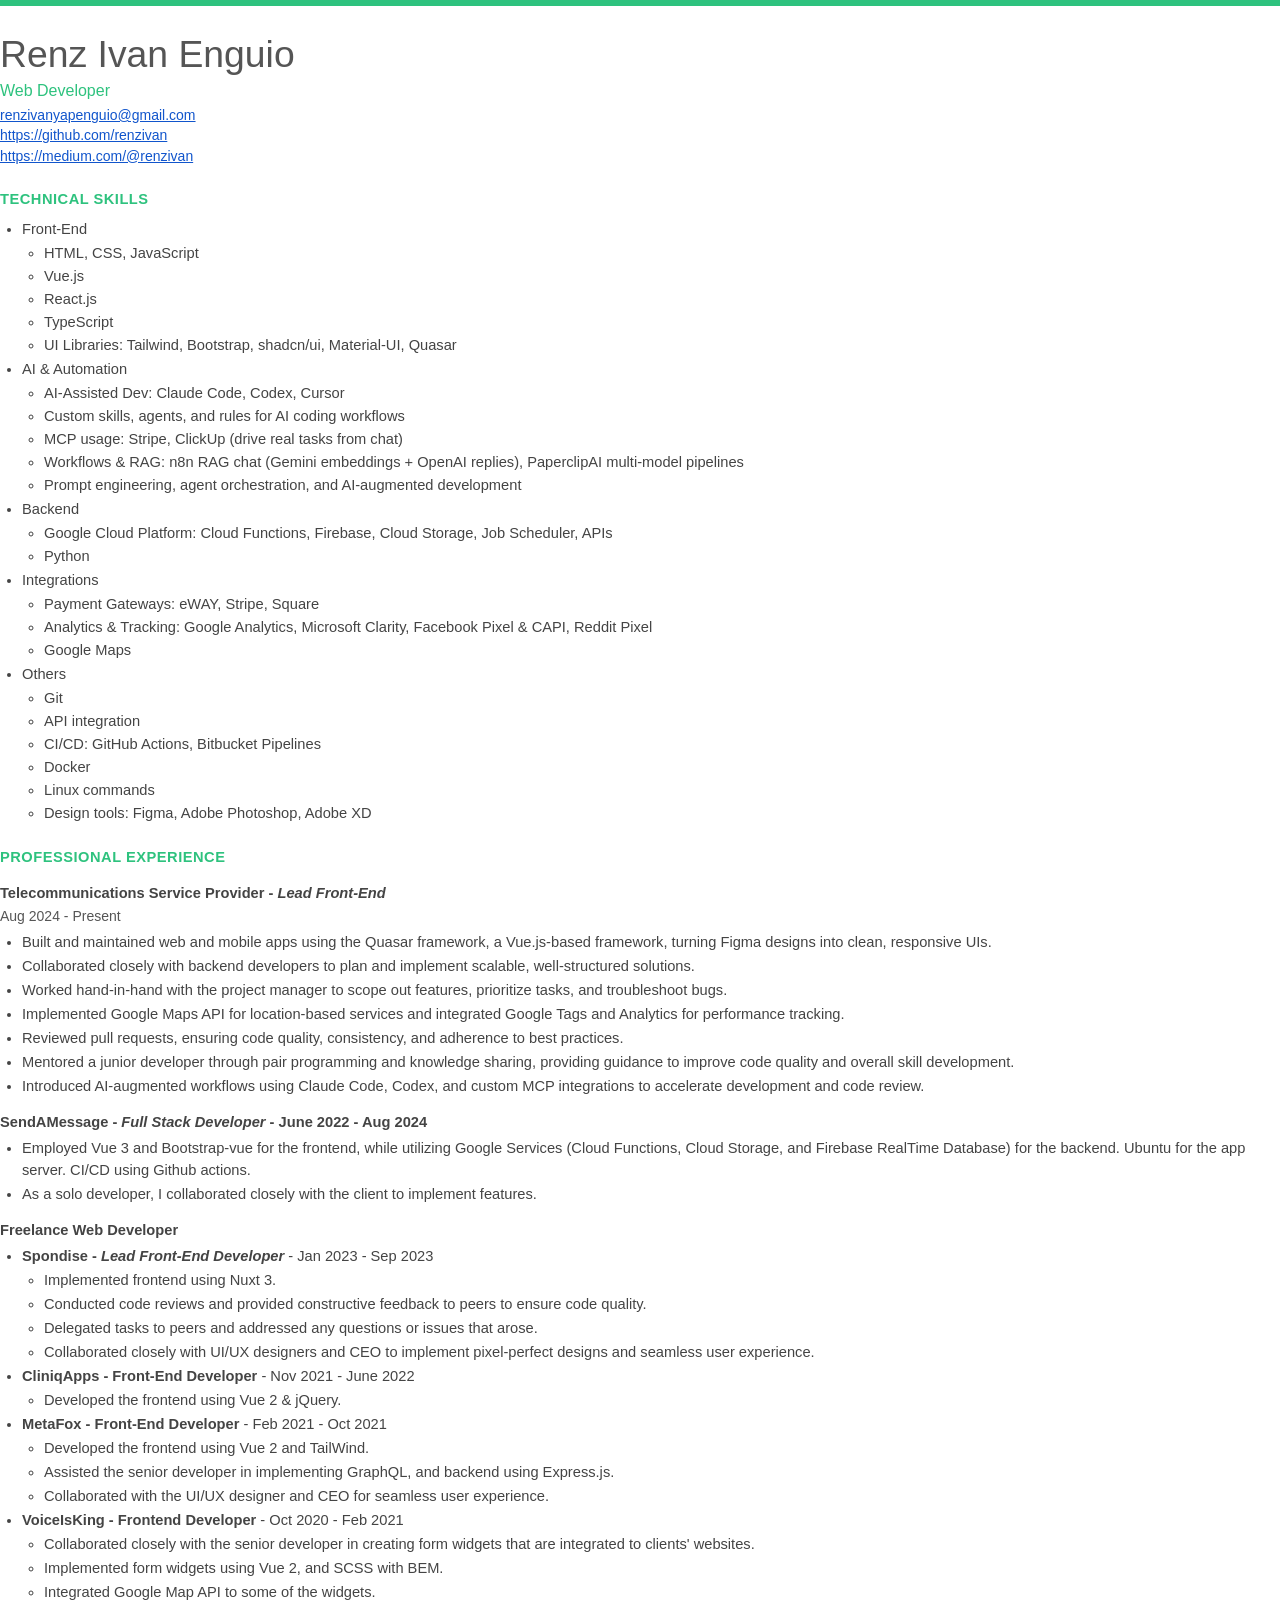
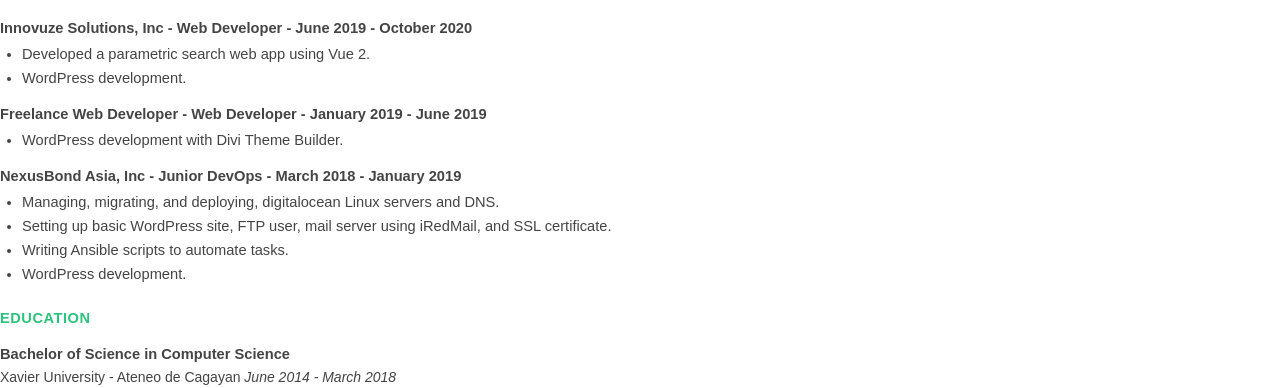
<file: cv.html>
<!DOCTYPE html>
<html lang="en">
<head>
<meta charset="UTF-8">
<link rel="icon" type="image/svg+xml" href="assets/favicon.svg" />
<title>Renz Ivan Enguio - CV</title>
<style>
  @page { size: Letter; margin: 0.75in; }
  * { box-sizing: border-box; }
  body {
    font-family: Arial, "Helvetica Neue", Helvetica, sans-serif;
    color: #444;
    font-size: 11pt;
    line-height: 1.5;
    margin: 0;
    padding: 0;
  }
  .topbar { border-top: 6px solid #2ec27e; margin-bottom: 28px; }
  h1 {
    font-size: 28pt;
    font-weight: 400;
    color: #555;
    margin: 0 0 4px 0;
    line-height: 1.1;
  }
  .role { color: #2ec27e; font-size: 12pt; margin-bottom: 2px; }
  .contact a { color: #1155cc; text-decoration: underline; display: block; font-size: 10.5pt; line-height: 1.45; }
  h2 {
    color: #2ec27e;
    font-size: 11pt;
    font-weight: 700;
    letter-spacing: 0.5px;
    text-transform: uppercase;
    margin: 22px 0 8px 0;
  }
  h2.page-break { page-break-before: always; break-before: page; }
  h3 {
    color: #444;
    font-size: 11pt;
    font-weight: 700;
    margin: 14px 0 2px 0;
  }
  h3 em { font-style: italic; font-weight: 700; }
  .date { color: #555; font-size: 10.5pt; margin-bottom: 4px; }
  ul { margin: 4px 0 6px 0; padding-left: 22px; }
  ul ul { margin: 2px 0 2px 0; }
  li { margin-bottom: 2px; }
  .skills li { margin-bottom: 1px; }
  .yrs { color: #2ec27e; font-weight: 700; }
  .edu-school { font-size: 10.5pt; }
  .edu-school em { font-style: italic; }
</style>
</head>
<body>

<div class="topbar"></div>

<h1>Renz Ivan Enguio</h1>
<div class="role">Web Developer</div>
<div class="contact">
  <a href="mailto:renzivanyapenguio@gmail.com">renzivanyapenguio@gmail.com</a>
  <a href="https://github.com/renzivan">https://github.com/renzivan</a>
  <a href="https://medium.com/@renzivan">https://medium.com/@renzivan</a>
</div>

<h2>Technical Skills</h2>
<ul class="skills">
  <li>Front-End
    <ul>
      <li>HTML, CSS, JavaScript</li>
      <li>Vue.js</li>
      <li>React.js</li>
      <li>TypeScript</li>
      <li>UI Libraries: Tailwind, Bootstrap, shadcn/ui, Material-UI, Quasar</li>
    </ul>
  </li>
  <li>AI &amp; Automation
    <ul>
      <li>AI-Assisted Dev: Claude Code, Codex, Cursor</li>
      <li>Custom skills, agents, and rules for AI coding workflows</li>
      <li>MCP usage: Stripe, ClickUp (drive real tasks from chat)</li>
      <li>Workflows &amp; RAG: n8n RAG chat (Gemini embeddings + OpenAI replies), PaperclipAI multi-model pipelines</li>
      <li>Prompt engineering, agent orchestration, and AI-augmented development</li>
    </ul>
  </li>
  <li>Backend
    <ul>
      <li>Google Cloud Platform: Cloud Functions, Firebase, Cloud Storage, Job Scheduler, APIs</li>
      <li>Python</li>
    </ul>
  </li>
  <li>Integrations
    <ul>
      <li>Payment Gateways: eWAY, Stripe, Square</li>
      <li>Analytics &amp; Tracking: Google Analytics, Microsoft Clarity, Facebook Pixel &amp; CAPI, Reddit Pixel</li>
      <li>Google Maps</li>
    </ul>
  </li>
  <li>Others
    <ul>
      <li>Git</li>
      <li>API integration</li>
      <li>CI/CD: GitHub Actions, Bitbucket Pipelines</li>
      <li>Docker</li>
      <li>Linux commands</li>
      <li>Design tools: Figma, Adobe Photoshop, Adobe XD</li>
    </ul>
  </li>
</ul>

<h2 class="page-break">Professional Experience</h2>

<h3>Telecommunications Service Provider - <em>Lead Front-End</em></h3>
<div class="date">Aug 2024 - Present</div>
<ul>
  <li>Built and maintained web and mobile apps using the Quasar framework, a Vue.js-based framework, turning Figma designs into clean, responsive UIs.</li>
  <li>Collaborated closely with backend developers to plan and implement scalable, well-structured solutions.</li>
  <li>Worked hand-in-hand with the project manager to scope out features, prioritize tasks, and troubleshoot bugs.</li>
  <li>Implemented Google Maps API for location-based services and integrated Google Tags and Analytics for performance tracking.</li>
  <li>Reviewed pull requests, ensuring code quality, consistency, and adherence to best practices.</li>
  <li>Mentored a junior developer through pair programming and knowledge sharing, providing guidance to improve code quality and overall skill development.</li>
  <li>Introduced AI-augmented workflows using Claude Code, Codex, and custom MCP integrations to accelerate development and code review.</li>
</ul>

<h3>SendAMessage - <em>Full Stack Developer</em> - June 2022 - Aug 2024</h3>
<ul>
  <li>Employed Vue 3 and Bootstrap-vue for the frontend, while utilizing Google Services (Cloud Functions, Cloud Storage, and Firebase RealTime Database) for the backend. Ubuntu for the app server. CI/CD using Github actions.</li>
  <li>As a solo developer, I collaborated closely with the client to implement features.</li>
</ul>

<h3>Freelance Web Developer</h3>
<ul>
  <li><strong>Spondise - <em>Lead Front-End Developer</em></strong> - Jan 2023 - Sep 2023
    <ul>
      <li>Implemented frontend using Nuxt 3.</li>
      <li>Conducted code reviews and provided constructive feedback to peers to ensure code quality.</li>
      <li>Delegated tasks to peers and addressed any questions or issues that arose.</li>
      <li>Collaborated closely with UI/UX designers and CEO to implement pixel-perfect designs and seamless user experience.</li>
    </ul>
  </li>
  <li><strong>CliniqApps - Front-End Developer</strong> - Nov 2021 - June 2022
    <ul>
      <li>Developed the frontend using Vue 2 &amp; jQuery.</li>
    </ul>
  </li>
  <li><strong>MetaFox - Front-End Developer</strong> - Feb 2021 - Oct 2021
    <ul>
      <li>Developed the frontend using Vue 2 and TailWind.</li>
      <li>Assisted the senior developer in implementing GraphQL, and backend using Express.js.</li>
      <li>Collaborated with the UI/UX designer and CEO for seamless user experience.</li>
    </ul>
  </li>
  <li><strong>VoiceIsKing - Frontend Developer</strong> - Oct 2020 - Feb 2021
    <ul>
      <li>Collaborated closely with the senior developer in creating form widgets that are integrated to clients' websites.</li>
      <li>Implemented form widgets using Vue 2, and SCSS with BEM.</li>
      <li>Integrated Google Map API to some of the widgets.</li>
    </ul>
  </li>
</ul>

<h3>Innovuze Solutions, Inc - Web Developer - June 2019 - October 2020</h3>
<ul>
  <li>Developed a parametric search web app using Vue 2.</li>
  <li>WordPress development.</li>
</ul>

<h3>Freelance Web Developer - Web Developer - January 2019 - June 2019</h3>
<ul>
  <li>WordPress development with Divi Theme Builder.</li>
</ul>

<h3>NexusBond Asia, Inc - Junior DevOps - March 2018 - January 2019</h3>
<ul>
  <li>Managing, migrating, and deploying, digitalocean Linux servers and DNS.</li>
  <li>Setting up basic WordPress site, FTP user, mail server using iRedMail, and SSL certificate.</li>
  <li>Writing Ansible scripts to automate tasks.</li>
  <li>WordPress development.</li>
</ul>

<h2>Education</h2>
<h3>Bachelor of Science in Computer Science</h3>
<div class="edu-school">Xavier University - Ateneo de Cagayan <em>June 2014 - March 2018</em></div>

</body>
</html>
</file>
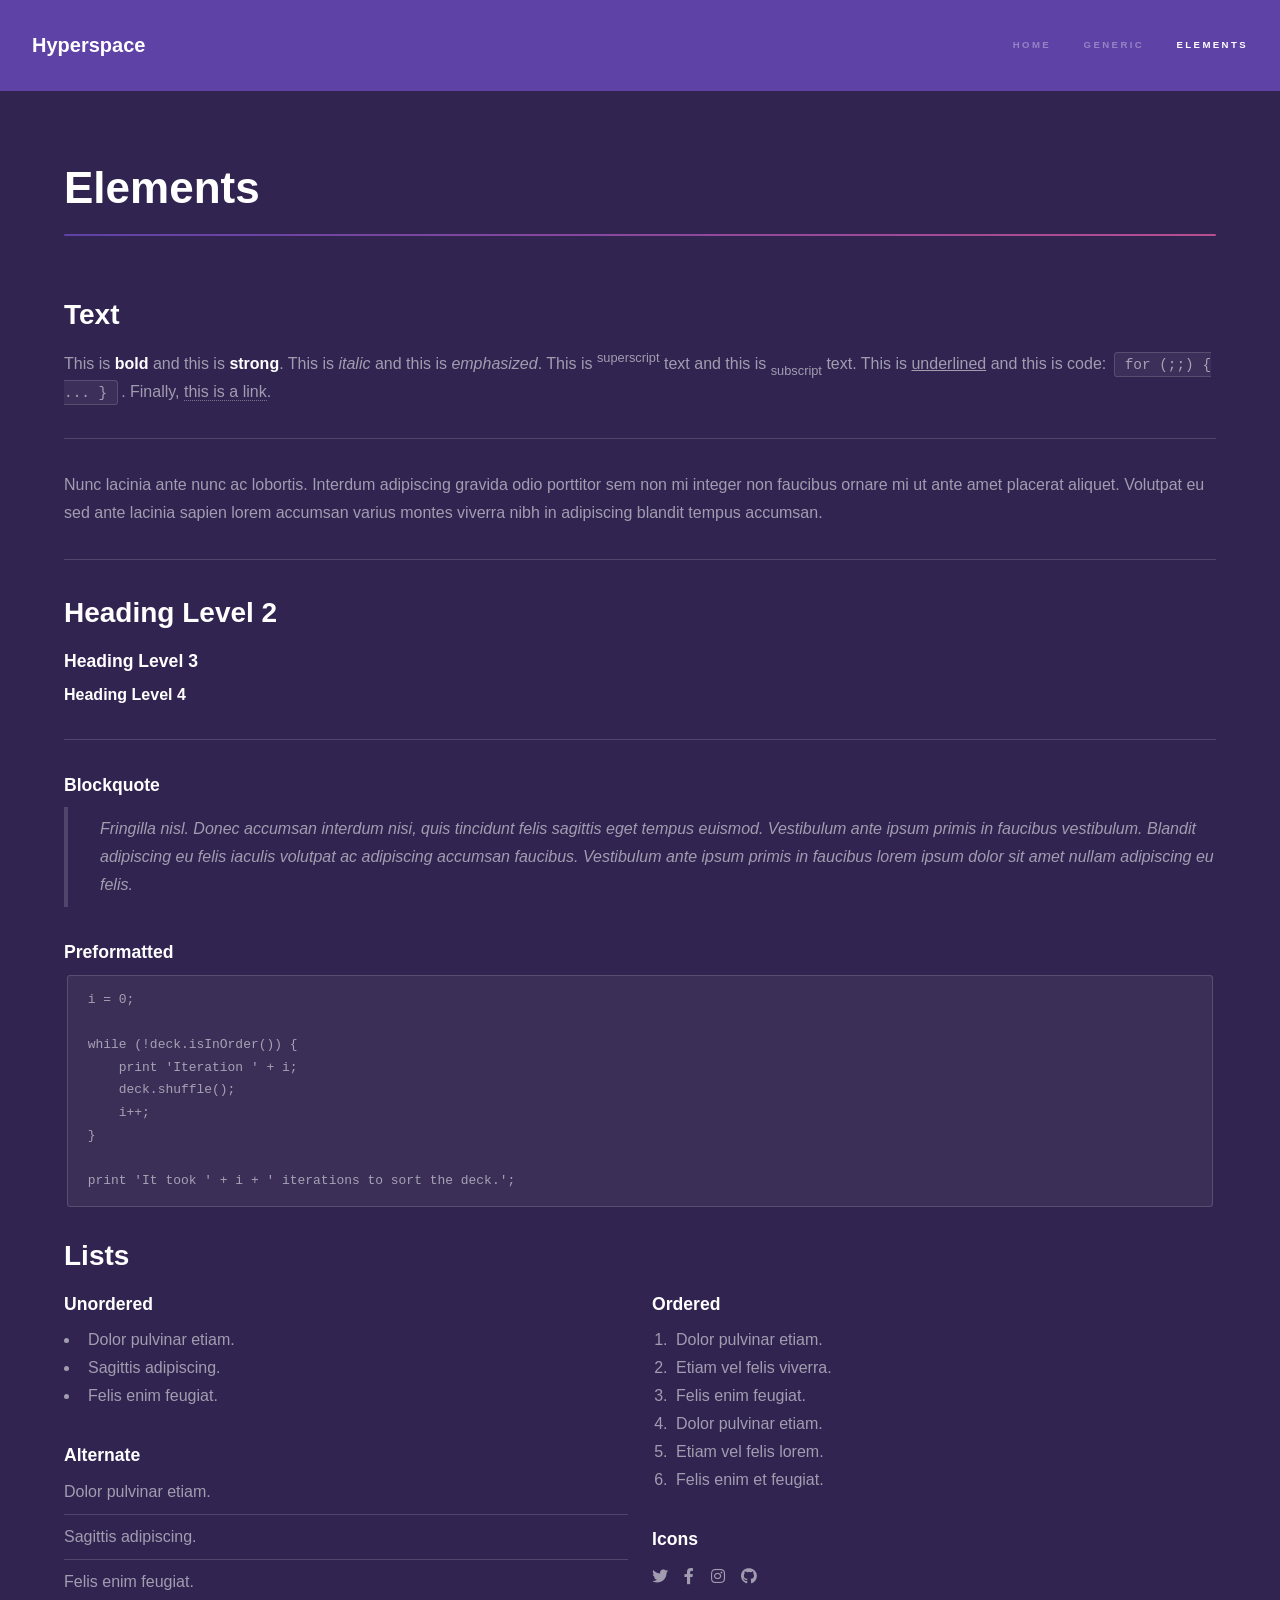
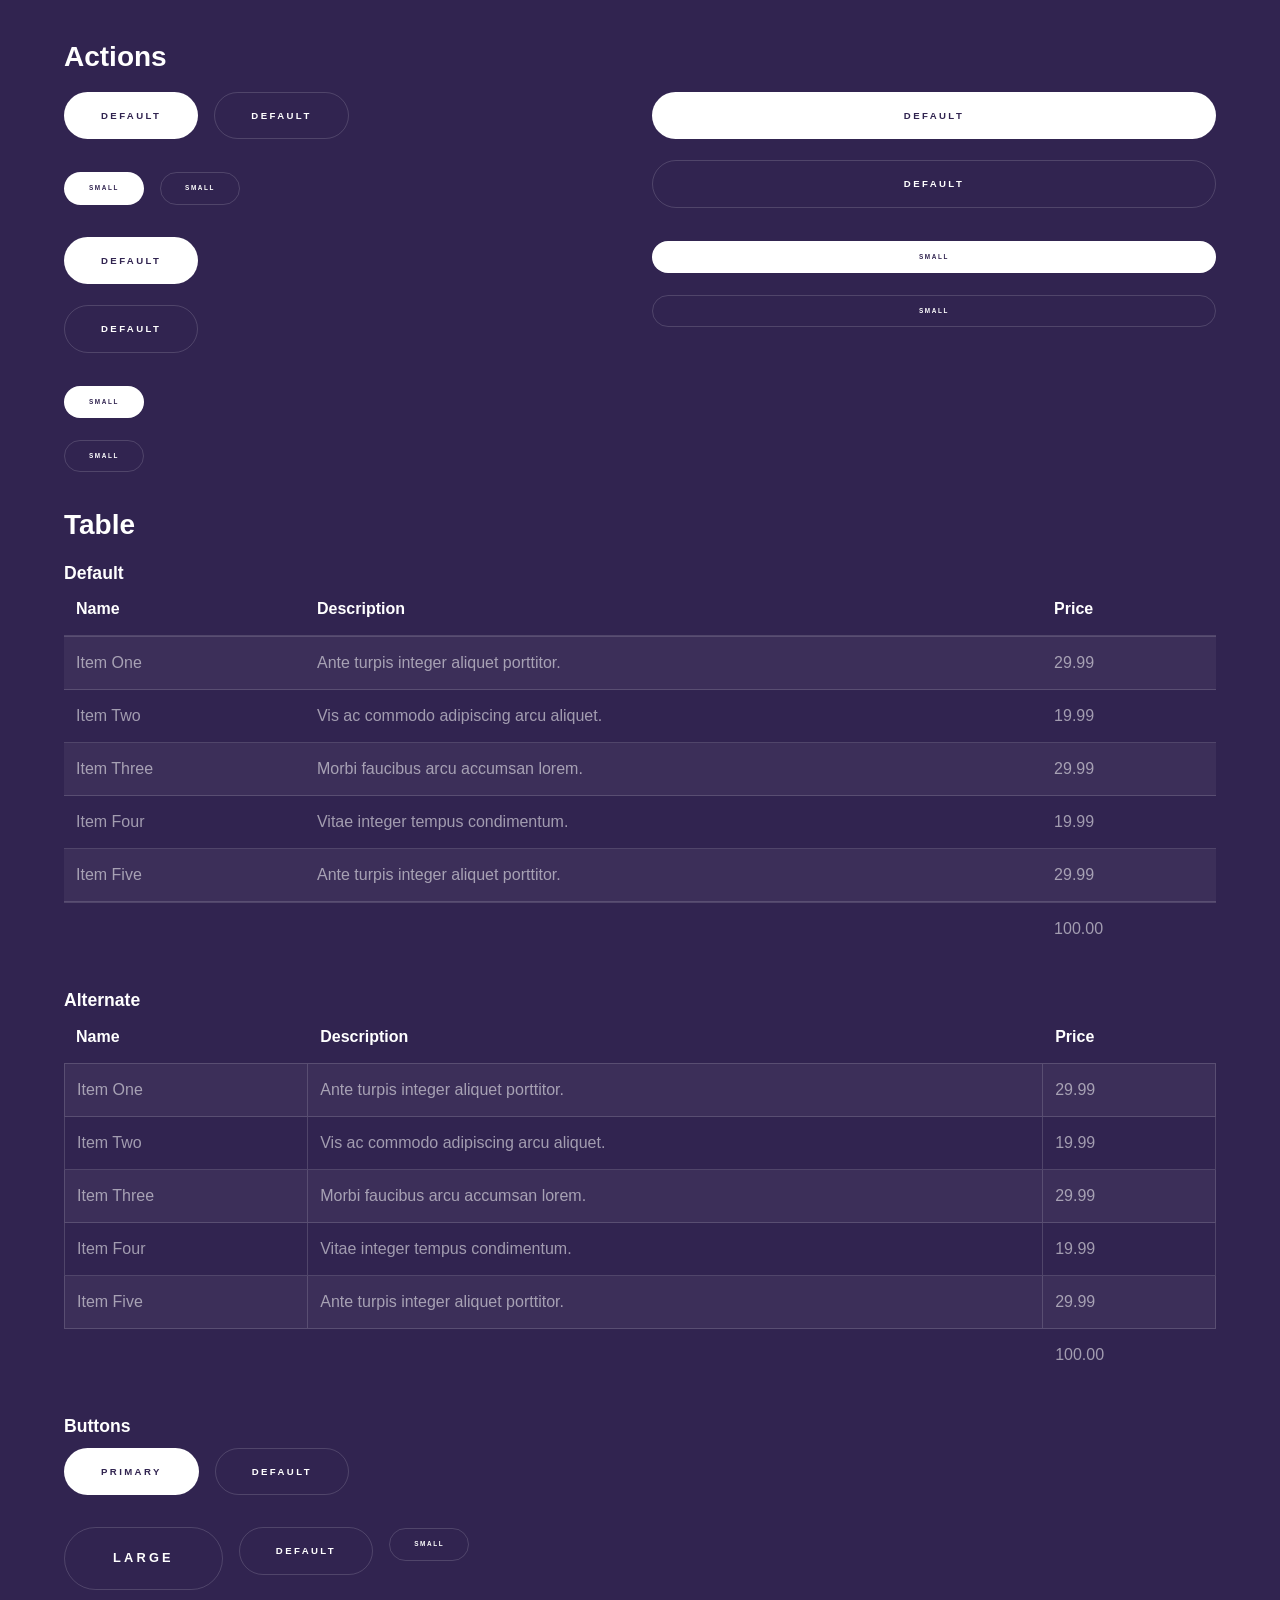
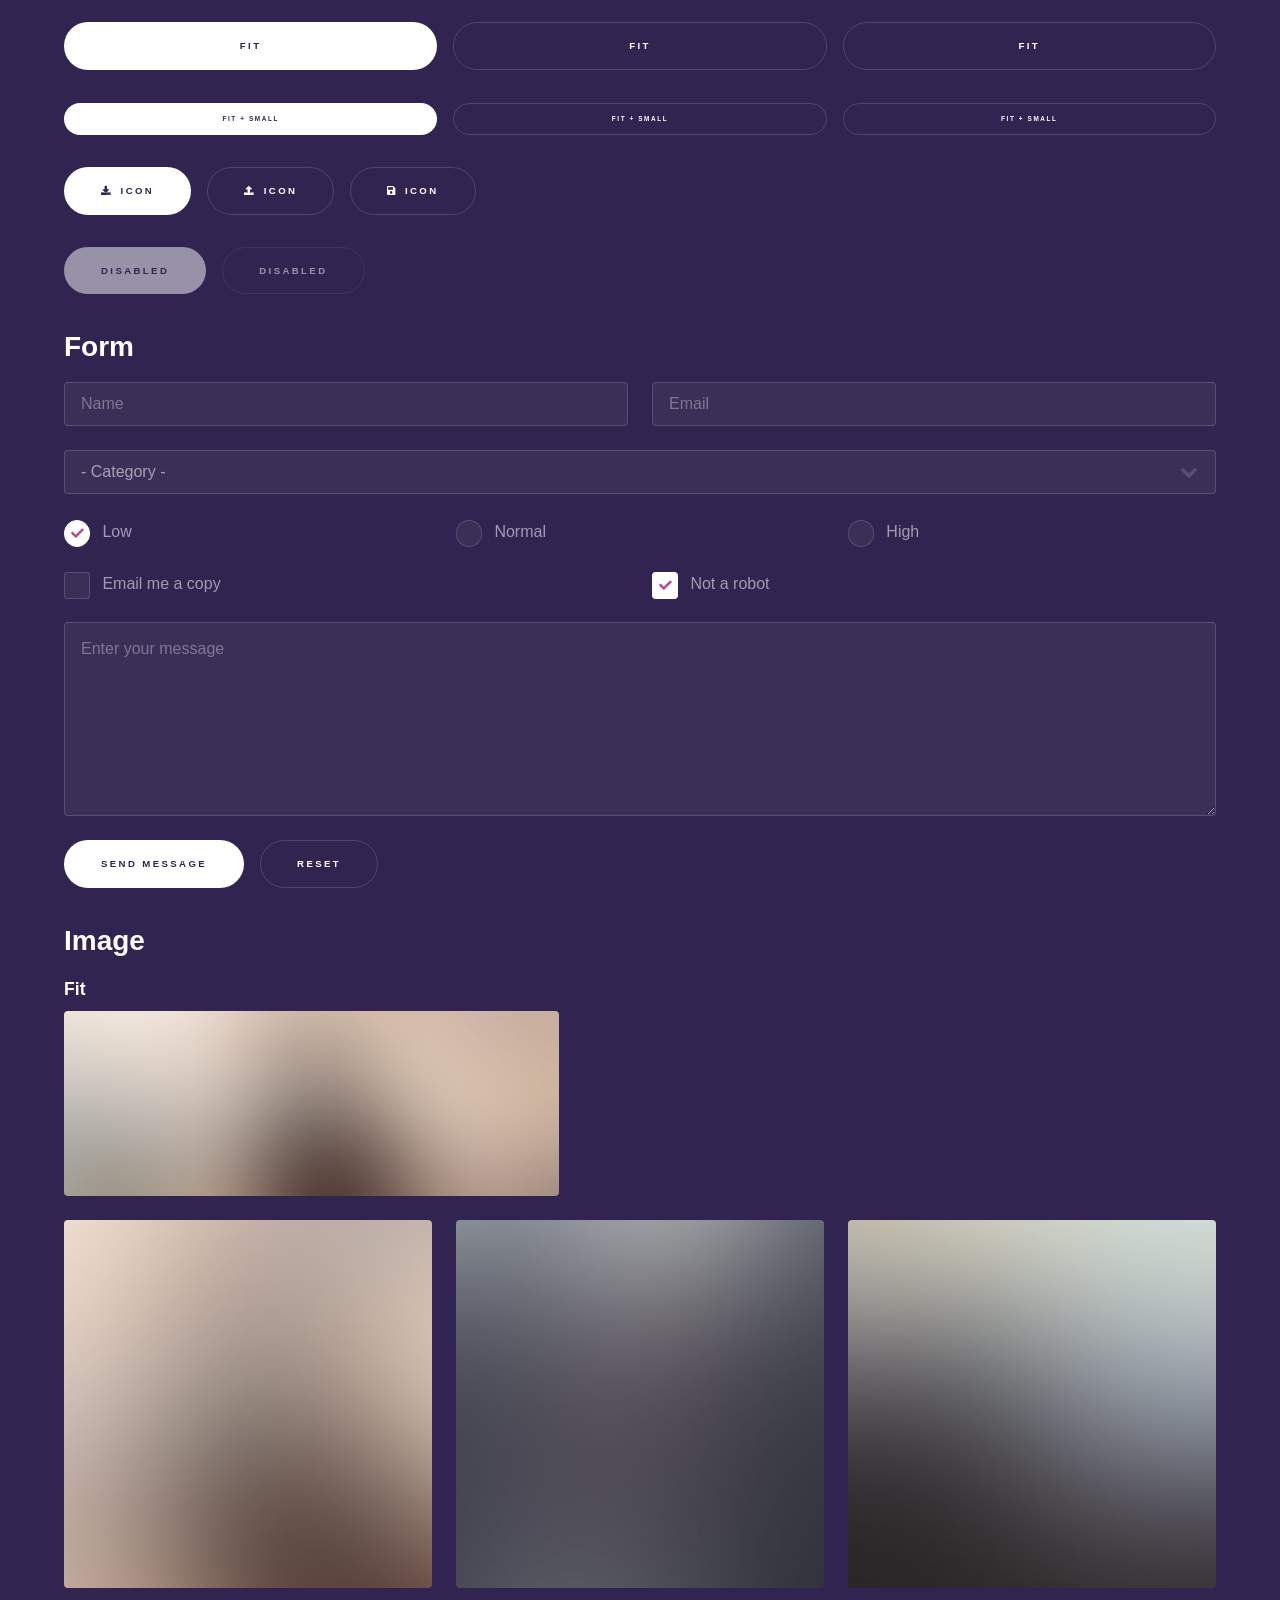
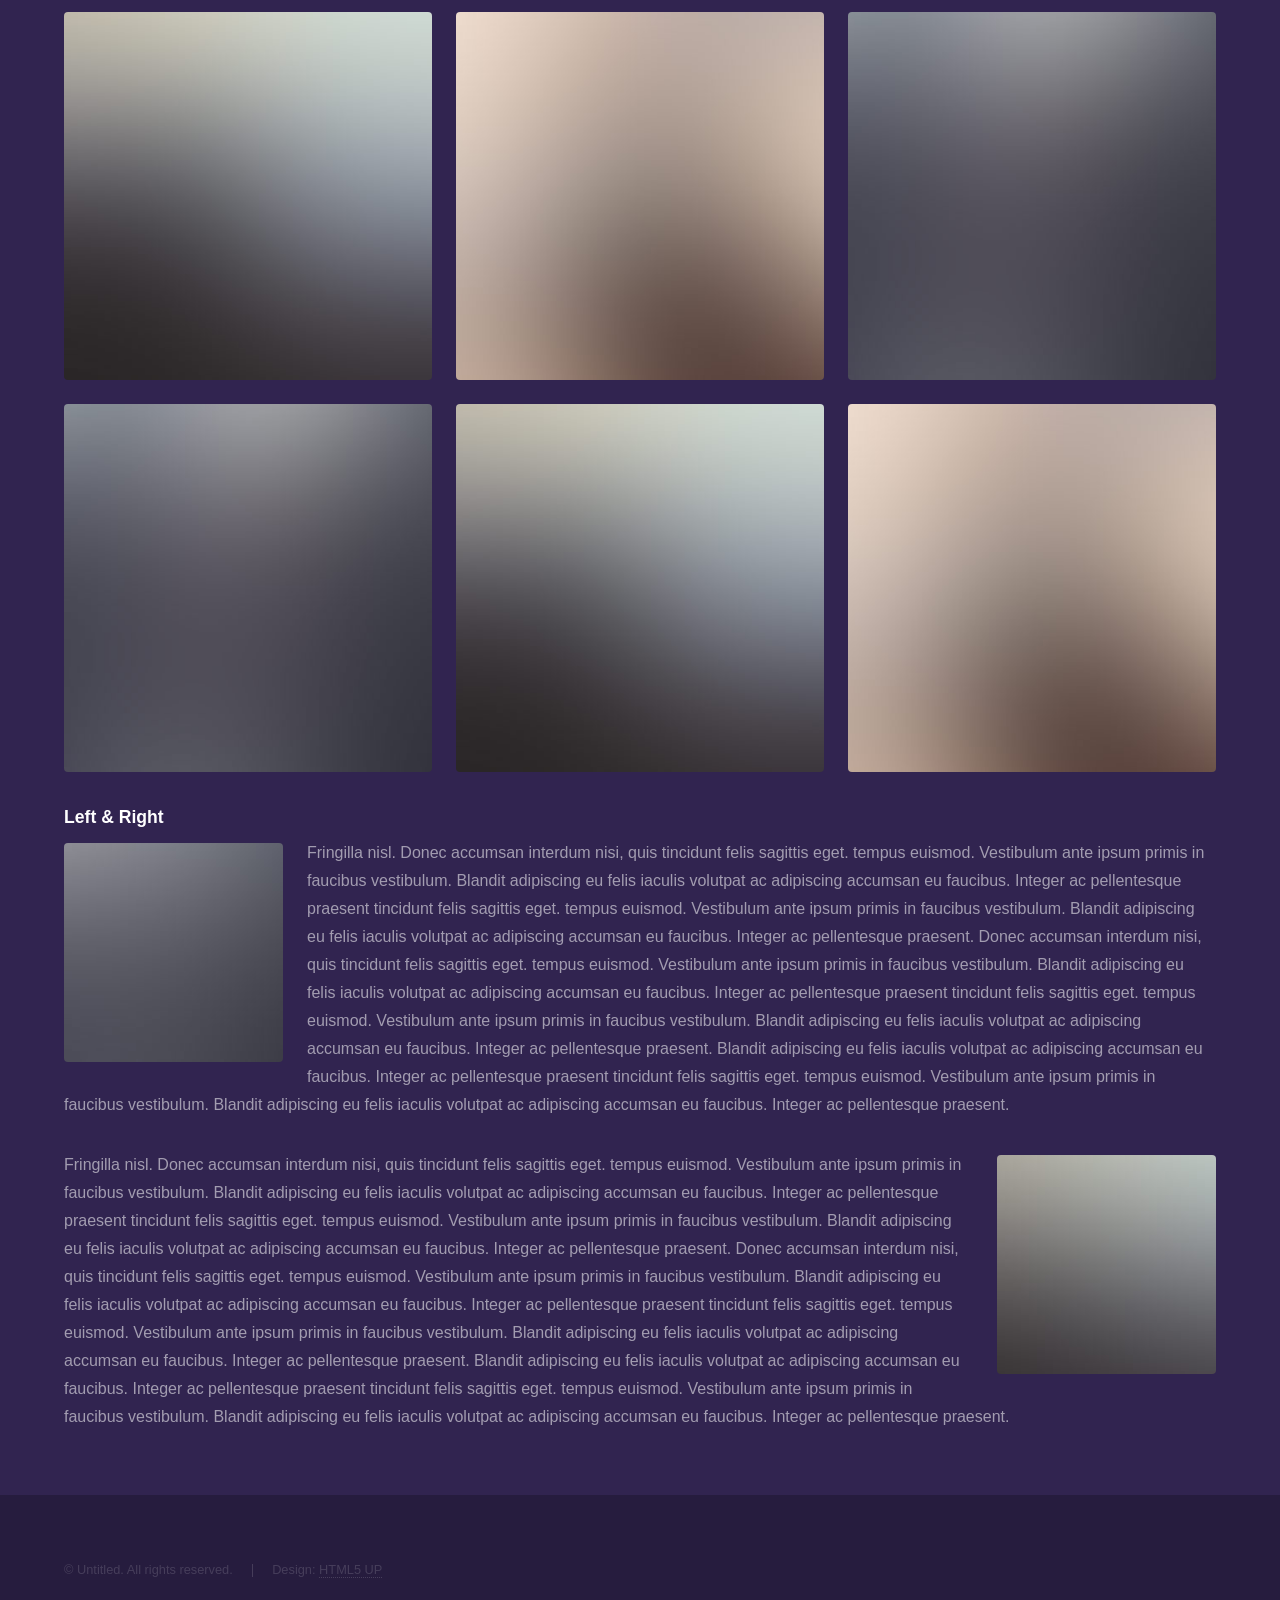
<file: elements.html>
<!DOCTYPE HTML>
<!--
	Hyperspace by HTML5 UP
	html5up.net | @ajlkn
	Free for personal and commercial use under the CCA 3.0 license (html5up.net/license)
-->
<html>
	<head>
		<title>Elements - Hyperspace by HTML5 UP</title>
		<meta charset="utf-8" />
<link rel="icon" type="image/svg+xml" href="assets/favicon.svg" />
		<meta name="viewport" content="width=device-width, initial-scale=1, user-scalable=no" />
		<link rel="stylesheet" href="assets/css/main.css" />
		<noscript><link rel="stylesheet" href="assets/css/noscript.css" /></noscript>
	</head>
	<body class="is-preload">

		<!-- Header -->
			<header id="header">
				<a href="index.html" class="title">Hyperspace</a>
				<nav>
					<ul>
						<li><a href="index.html">Home</a></li>
						<li><a href="generic.html">Generic</a></li>
						<li><a href="elements.html"  class="active">Elements</a></li>
					</ul>
				</nav>
			</header>

		<!-- Wrapper -->
			<div id="wrapper">

				<!-- Main -->
					<section id="main" class="wrapper">
						<div class="inner">
							<h1 class="major">Elements</h1>

							<!-- Text -->
								<section>
									<h2>Text</h2>
									<p>This is <b>bold</b> and this is <strong>strong</strong>. This is <i>italic</i> and this is <em>emphasized</em>.
									This is <sup>superscript</sup> text and this is <sub>subscript</sub> text.
									This is <u>underlined</u> and this is code: <code>for (;;) { ... }</code>. Finally, <a href="#">this is a link</a>.</p>
									<hr />
									<p>Nunc lacinia ante nunc ac lobortis. Interdum adipiscing gravida odio porttitor sem non mi integer non faucibus ornare mi ut ante amet placerat aliquet. Volutpat eu sed ante lacinia sapien lorem accumsan varius montes viverra nibh in adipiscing blandit tempus accumsan.</p>
									<hr />
									<h2>Heading Level 2</h2>
									<h3>Heading Level 3</h3>
									<h4>Heading Level 4</h4>
									<hr />
									<h3>Blockquote</h3>
									<blockquote>Fringilla nisl. Donec accumsan interdum nisi, quis tincidunt felis sagittis eget tempus euismod. Vestibulum ante ipsum primis in faucibus vestibulum. Blandit adipiscing eu felis iaculis volutpat ac adipiscing accumsan faucibus. Vestibulum ante ipsum primis in faucibus lorem ipsum dolor sit amet nullam adipiscing eu felis.</blockquote>
									<h3>Preformatted</h3>
									<pre><code>i = 0;

while (!deck.isInOrder()) {
    print 'Iteration ' + i;
    deck.shuffle();
    i++;
}

print 'It took ' + i + ' iterations to sort the deck.';</code></pre>
								</section>

							<!-- Lists -->
								<section>
									<h2>Lists</h2>
									<div class="row">
										<div class="col-6 col-12-medium">
											<h3>Unordered</h3>
											<ul>
												<li>Dolor pulvinar etiam.</li>
												<li>Sagittis adipiscing.</li>
												<li>Felis enim feugiat.</li>
											</ul>
											<h3>Alternate</h3>
											<ul class="alt">
												<li>Dolor pulvinar etiam.</li>
												<li>Sagittis adipiscing.</li>
												<li>Felis enim feugiat.</li>
											</ul>
										</div>
										<div class="col-6 col-12-medium">
											<h3>Ordered</h3>
											<ol>
												<li>Dolor pulvinar etiam.</li>
												<li>Etiam vel felis viverra.</li>
												<li>Felis enim feugiat.</li>
												<li>Dolor pulvinar etiam.</li>
												<li>Etiam vel felis lorem.</li>
												<li>Felis enim et feugiat.</li>
											</ol>
											<h3>Icons</h3>
											<ul class="icons">
												<li><a href="#" class="icon brands fa-twitter"><span class="label">Twitter</span></a></li>
												<li><a href="#" class="icon brands fa-facebook-f"><span class="label">Facebook</span></a></li>
												<li><a href="#" class="icon brands fa-instagram"><span class="label">Instagram</span></a></li>
												<li><a href="#" class="icon brands fa-github"><span class="label">Github</span></a></li>
											</ul>
										</div>
									</div>
									<h2>Actions</h2>
									<div class="row">
										<div class="col-6 col-12-medium">
											<ul class="actions">
												<li><a href="#" class="button primary">Default</a></li>
												<li><a href="#" class="button">Default</a></li>
											</ul>
											<ul class="actions small">
												<li><a href="#" class="button primary small">Small</a></li>
												<li><a href="#" class="button small">Small</a></li>
											</ul>
											<ul class="actions stacked">
												<li><a href="#" class="button primary">Default</a></li>
												<li><a href="#" class="button">Default</a></li>
											</ul>
											<ul class="actions stacked">
												<li><a href="#" class="button primary small">Small</a></li>
												<li><a href="#" class="button small">Small</a></li>
											</ul>
										</div>
										<div class="col-6 col-12-medium">
											<ul class="actions stacked">
												<li><a href="#" class="button primary fit">Default</a></li>
												<li><a href="#" class="button fit">Default</a></li>
											</ul>
											<ul class="actions stacked">
												<li><a href="#" class="button primary small fit">Small</a></li>
												<li><a href="#" class="button small fit">Small</a></li>
											</ul>
										</div>
									</div>
								</section>

							<!-- Table -->
								<section>
									<h2>Table</h2>
									<h3>Default</h3>
									<div class="table-wrapper">
										<table>
											<thead>
												<tr>
													<th>Name</th>
													<th>Description</th>
													<th>Price</th>
												</tr>
											</thead>
											<tbody>
												<tr>
													<td>Item One</td>
													<td>Ante turpis integer aliquet porttitor.</td>
													<td>29.99</td>
												</tr>
												<tr>
													<td>Item Two</td>
													<td>Vis ac commodo adipiscing arcu aliquet.</td>
													<td>19.99</td>
												</tr>
												<tr>
													<td>Item Three</td>
													<td> Morbi faucibus arcu accumsan lorem.</td>
													<td>29.99</td>
												</tr>
												<tr>
													<td>Item Four</td>
													<td>Vitae integer tempus condimentum.</td>
													<td>19.99</td>
												</tr>
												<tr>
													<td>Item Five</td>
													<td>Ante turpis integer aliquet porttitor.</td>
													<td>29.99</td>
												</tr>
											</tbody>
											<tfoot>
												<tr>
													<td colspan="2"></td>
													<td>100.00</td>
												</tr>
											</tfoot>
										</table>
									</div>

									<h3>Alternate</h3>
									<div class="table-wrapper">
										<table class="alt">
											<thead>
												<tr>
													<th>Name</th>
													<th>Description</th>
													<th>Price</th>
												</tr>
											</thead>
											<tbody>
												<tr>
													<td>Item One</td>
													<td>Ante turpis integer aliquet porttitor.</td>
													<td>29.99</td>
												</tr>
												<tr>
													<td>Item Two</td>
													<td>Vis ac commodo adipiscing arcu aliquet.</td>
													<td>19.99</td>
												</tr>
												<tr>
													<td>Item Three</td>
													<td> Morbi faucibus arcu accumsan lorem.</td>
													<td>29.99</td>
												</tr>
												<tr>
													<td>Item Four</td>
													<td>Vitae integer tempus condimentum.</td>
													<td>19.99</td>
												</tr>
												<tr>
													<td>Item Five</td>
													<td>Ante turpis integer aliquet porttitor.</td>
													<td>29.99</td>
												</tr>
											</tbody>
											<tfoot>
												<tr>
													<td colspan="2"></td>
													<td>100.00</td>
												</tr>
											</tfoot>
										</table>
									</div>
								</section>

							<!-- Buttons -->
								<section>
									<h3>Buttons</h3>
									<ul class="actions">
										<li><a href="#" class="button primary">Primary</a></li>
										<li><a href="#" class="button">Default</a></li>
									</ul>
									<ul class="actions">
										<li><a href="#" class="button large">Large</a></li>
										<li><a href="#" class="button">Default</a></li>
										<li><a href="#" class="button small">Small</a></li>
									</ul>
									<ul class="actions fit">
										<li><a href="#" class="button primary fit">Fit</a></li>
										<li><a href="#" class="button fit">Fit</a></li>
										<li><a href="#" class="button fit">Fit</a></li>
									</ul>
									<ul class="actions fit small">
										<li><a href="#" class="button primary fit small">Fit + Small</a></li>
										<li><a href="#" class="button fit small">Fit + Small</a></li>
										<li><a href="#" class="button fit small">Fit + Small</a></li>
									</ul>
									<ul class="actions">
										<li><a href="#" class="button primary icon solid fa-download">Icon</a></li>
										<li><a href="#" class="button icon solid fa-upload">Icon</a></li>
										<li><a href="#" class="button icon solid fa-save">Icon</a></li>
									</ul>
									<ul class="actions">
										<li><span class="button primary disabled">Disabled</span></li>
										<li><span class="button disabled">Disabled</span></li>
									</ul>
								</section>

							<!-- Form -->
								<section>
									<h2>Form</h2>
									<form method="post" action="#">
										<div class="row gtr-uniform">
											<div class="col-6 col-12-xsmall">
												<input type="text" name="demo-name" id="demo-name" value="" placeholder="Name" />
											</div>
											<div class="col-6 col-12-xsmall">
												<input type="email" name="demo-email" id="demo-email" value="" placeholder="Email" />
											</div>
											<div class="col-12">
												<select name="demo-category" id="demo-category">
													<option value="">- Category -</option>
													<option value="1">Manufacturing</option>
													<option value="1">Shipping</option>
													<option value="1">Administration</option>
													<option value="1">Human Resources</option>
												</select>
											</div>
											<div class="col-4 col-12-small">
												<input type="radio" id="demo-priority-low" name="demo-priority" checked>
												<label for="demo-priority-low">Low</label>
											</div>
											<div class="col-4 col-12-small">
												<input type="radio" id="demo-priority-normal" name="demo-priority">
												<label for="demo-priority-normal">Normal</label>
											</div>
											<div class="col-4 col-12-small">
												<input type="radio" id="demo-priority-high" name="demo-priority">
												<label for="demo-priority-high">High</label>
											</div>
											<div class="col-6 col-12-small">
												<input type="checkbox" id="demo-copy" name="demo-copy">
												<label for="demo-copy">Email me a copy</label>
											</div>
											<div class="col-6 col-12-small">
												<input type="checkbox" id="demo-human" name="demo-human" checked>
												<label for="demo-human">Not a robot</label>
											</div>
											<div class="col-12">
												<textarea name="demo-message" id="demo-message" placeholder="Enter your message" rows="6"></textarea>
											</div>
											<div class="col-12">
												<ul class="actions">
													<li><input type="submit" value="Send Message" class="primary" /></li>
													<li><input type="reset" value="Reset" /></li>
												</ul>
											</div>
										</div>
									</form>
								</section>

							<!-- Image -->
								<section>
									<h2>Image</h2>
									<h3>Fit</h3>
									<div class="box alt">
										<div class="row gtr-uniform">
											<div class="col-12"><span class="image fit"><img src="images/pic04.jpg" alt="" /></span></div>
											<div class="col-4"><span class="image fit"><img src="images/pic01.jpg" alt="" /></span></div>
											<div class="col-4"><span class="image fit"><img src="images/pic02.jpg" alt="" /></span></div>
											<div class="col-4"><span class="image fit"><img src="images/pic03.jpg" alt="" /></span></div>
											<div class="col-4"><span class="image fit"><img src="images/pic03.jpg" alt="" /></span></div>
											<div class="col-4"><span class="image fit"><img src="images/pic01.jpg" alt="" /></span></div>
											<div class="col-4"><span class="image fit"><img src="images/pic02.jpg" alt="" /></span></div>
											<div class="col-4"><span class="image fit"><img src="images/pic02.jpg" alt="" /></span></div>
											<div class="col-4"><span class="image fit"><img src="images/pic03.jpg" alt="" /></span></div>
											<div class="col-4"><span class="image fit"><img src="images/pic01.jpg" alt="" /></span></div>
										</div>
									</div>
									<h3>Left &amp; Right</h3>
									<p><span class="image left"><img src="images/pic05.jpg" alt="" /></span>Fringilla nisl. Donec accumsan interdum nisi, quis tincidunt felis sagittis eget. tempus euismod. Vestibulum ante ipsum primis in faucibus vestibulum. Blandit adipiscing eu felis iaculis volutpat ac adipiscing accumsan eu faucibus. Integer ac pellentesque praesent tincidunt felis sagittis eget. tempus euismod. Vestibulum ante ipsum primis in faucibus vestibulum. Blandit adipiscing eu felis iaculis volutpat ac adipiscing accumsan eu faucibus. Integer ac pellentesque praesent. Donec accumsan interdum nisi, quis tincidunt felis sagittis eget. tempus euismod. Vestibulum ante ipsum primis in faucibus vestibulum. Blandit adipiscing eu felis iaculis volutpat ac adipiscing accumsan eu faucibus. Integer ac pellentesque praesent tincidunt felis sagittis eget. tempus euismod. Vestibulum ante ipsum primis in faucibus vestibulum. Blandit adipiscing eu felis iaculis volutpat ac adipiscing accumsan eu faucibus. Integer ac pellentesque praesent. Blandit adipiscing eu felis iaculis volutpat ac adipiscing accumsan eu faucibus. Integer ac pellentesque praesent tincidunt felis sagittis eget. tempus euismod. Vestibulum ante ipsum primis in faucibus vestibulum. Blandit adipiscing eu felis iaculis volutpat ac adipiscing accumsan eu faucibus. Integer ac pellentesque praesent.</p>
									<p><span class="image right"><img src="images/pic06.jpg" alt="" /></span>Fringilla nisl. Donec accumsan interdum nisi, quis tincidunt felis sagittis eget. tempus euismod. Vestibulum ante ipsum primis in faucibus vestibulum. Blandit adipiscing eu felis iaculis volutpat ac adipiscing accumsan eu faucibus. Integer ac pellentesque praesent tincidunt felis sagittis eget. tempus euismod. Vestibulum ante ipsum primis in faucibus vestibulum. Blandit adipiscing eu felis iaculis volutpat ac adipiscing accumsan eu faucibus. Integer ac pellentesque praesent. Donec accumsan interdum nisi, quis tincidunt felis sagittis eget. tempus euismod. Vestibulum ante ipsum primis in faucibus vestibulum. Blandit adipiscing eu felis iaculis volutpat ac adipiscing accumsan eu faucibus. Integer ac pellentesque praesent tincidunt felis sagittis eget. tempus euismod. Vestibulum ante ipsum primis in faucibus vestibulum. Blandit adipiscing eu felis iaculis volutpat ac adipiscing accumsan eu faucibus. Integer ac pellentesque praesent. Blandit adipiscing eu felis iaculis volutpat ac adipiscing accumsan eu faucibus. Integer ac pellentesque praesent tincidunt felis sagittis eget. tempus euismod. Vestibulum ante ipsum primis in faucibus vestibulum. Blandit adipiscing eu felis iaculis volutpat ac adipiscing accumsan eu faucibus. Integer ac pellentesque praesent.</p>
								</section>

						</div>
					</section>

			</div>

		<!-- Footer -->
			<footer id="footer" class="wrapper alt">
				<div class="inner">
					<ul class="menu">
						<li>&copy; Untitled. All rights reserved.</li><li>Design: <a href="http://html5up.net">HTML5 UP</a></li>
					</ul>
				</div>
			</footer>

		<!-- Scripts -->
			<script src="assets/js/jquery.min.js"></script>
			<script src="assets/js/jquery.scrollex.min.js"></script>
			<script src="assets/js/jquery.scrolly.min.js"></script>
			<script src="assets/js/browser.min.js"></script>
			<script src="assets/js/breakpoints.min.js"></script>
			<script src="assets/js/util.js"></script>
			<script src="assets/js/main.js"></script>

	</body>
</html>
</file>
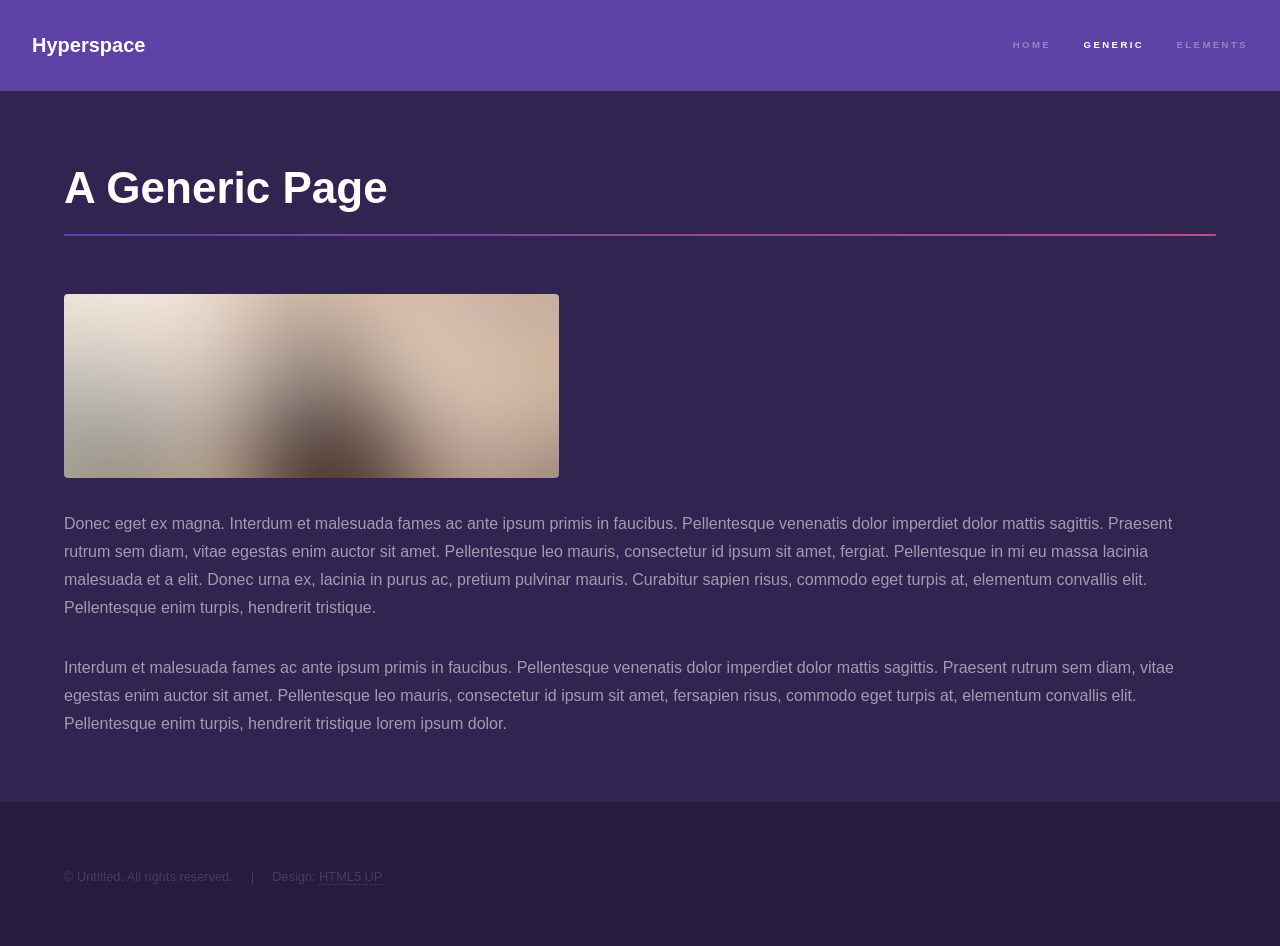
<file: generic.html>
<!DOCTYPE HTML>
<!--
	Hyperspace by HTML5 UP
	html5up.net | @ajlkn
	Free for personal and commercial use under the CCA 3.0 license (html5up.net/license)
-->
<html>
	<head>
		<title>Generic - Hyperspace by HTML5 UP</title>
		<meta charset="utf-8" />
<link rel="icon" type="image/svg+xml" href="assets/favicon.svg" />
		<meta name="viewport" content="width=device-width, initial-scale=1, user-scalable=no" />
		<link rel="stylesheet" href="assets/css/main.css" />
		<noscript><link rel="stylesheet" href="assets/css/noscript.css" /></noscript>
	</head>
	<body class="is-preload">

		<!-- Header -->
			<header id="header">
				<a href="index.html" class="title">Hyperspace</a>
				<nav>
					<ul>
						<li><a href="index.html">Home</a></li>
						<li><a href="generic.html" class="active">Generic</a></li>
						<li><a href="elements.html">Elements</a></li>
					</ul>
				</nav>
			</header>

		<!-- Wrapper -->
			<div id="wrapper">

				<!-- Main -->
					<section id="main" class="wrapper">
						<div class="inner">
							<h1 class="major">A Generic Page</h1>
							<span class="image fit"><img src="images/pic04.jpg" alt="" /></span>
							<p>Donec eget ex magna. Interdum et malesuada fames ac ante ipsum primis in faucibus. Pellentesque venenatis dolor imperdiet dolor mattis sagittis. Praesent rutrum sem diam, vitae egestas enim auctor sit amet. Pellentesque leo mauris, consectetur id ipsum sit amet, fergiat. Pellentesque in mi eu massa lacinia malesuada et a elit. Donec urna ex, lacinia in purus ac, pretium pulvinar mauris. Curabitur sapien risus, commodo eget turpis at, elementum convallis elit. Pellentesque enim turpis, hendrerit tristique.</p>
							<p>Interdum et malesuada fames ac ante ipsum primis in faucibus. Pellentesque venenatis dolor imperdiet dolor mattis sagittis. Praesent rutrum sem diam, vitae egestas enim auctor sit amet. Pellentesque leo mauris, consectetur id ipsum sit amet, fersapien risus, commodo eget turpis at, elementum convallis elit. Pellentesque enim turpis, hendrerit tristique lorem ipsum dolor.</p>
						</div>
					</section>

			</div>

		<!-- Footer -->
			<footer id="footer" class="wrapper alt">
				<div class="inner">
					<ul class="menu">
						<li>&copy; Untitled. All rights reserved.</li><li>Design: <a href="http://html5up.net">HTML5 UP</a></li>
					</ul>
				</div>
			</footer>

		<!-- Scripts -->
			<script src="assets/js/jquery.min.js"></script>
			<script src="assets/js/jquery.scrollex.min.js"></script>
			<script src="assets/js/jquery.scrolly.min.js"></script>
			<script src="assets/js/browser.min.js"></script>
			<script src="assets/js/breakpoints.min.js"></script>
			<script src="assets/js/util.js"></script>
			<script src="assets/js/main.js"></script>

	</body>
</html>
</file>
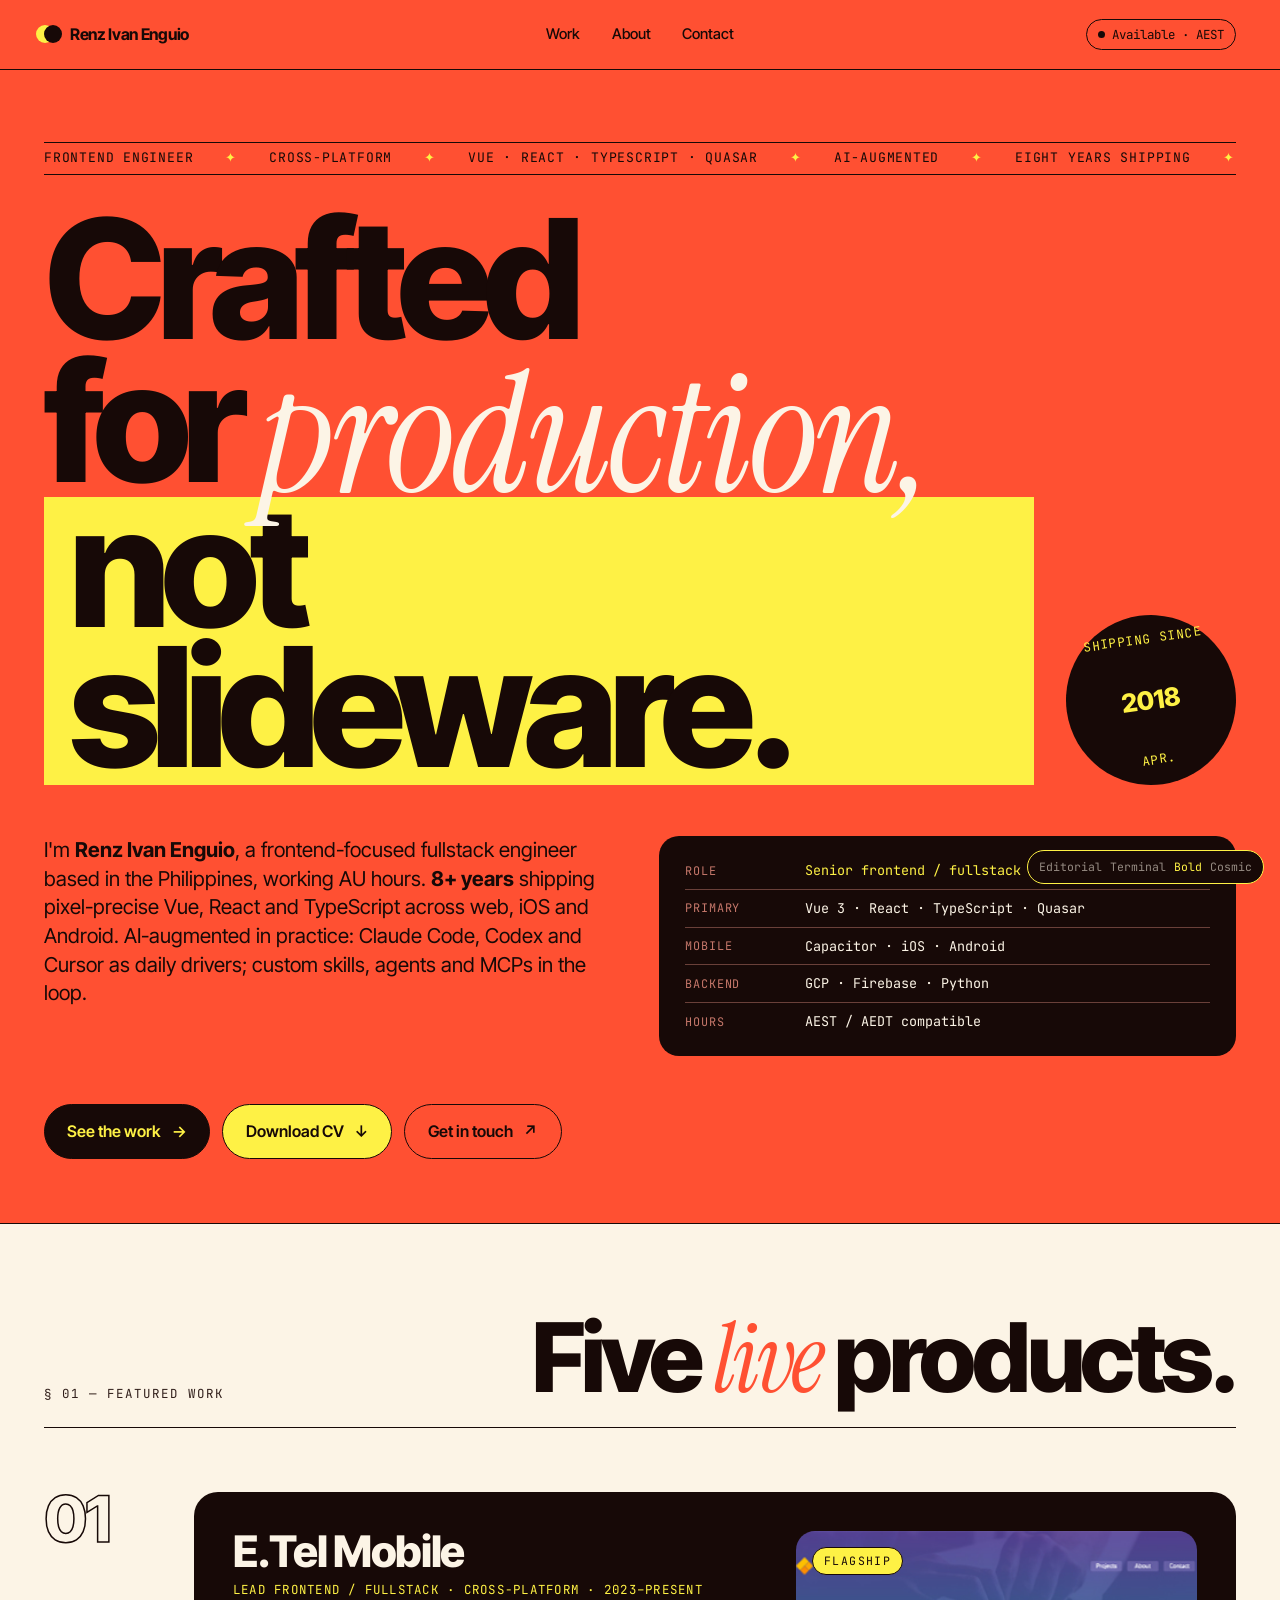
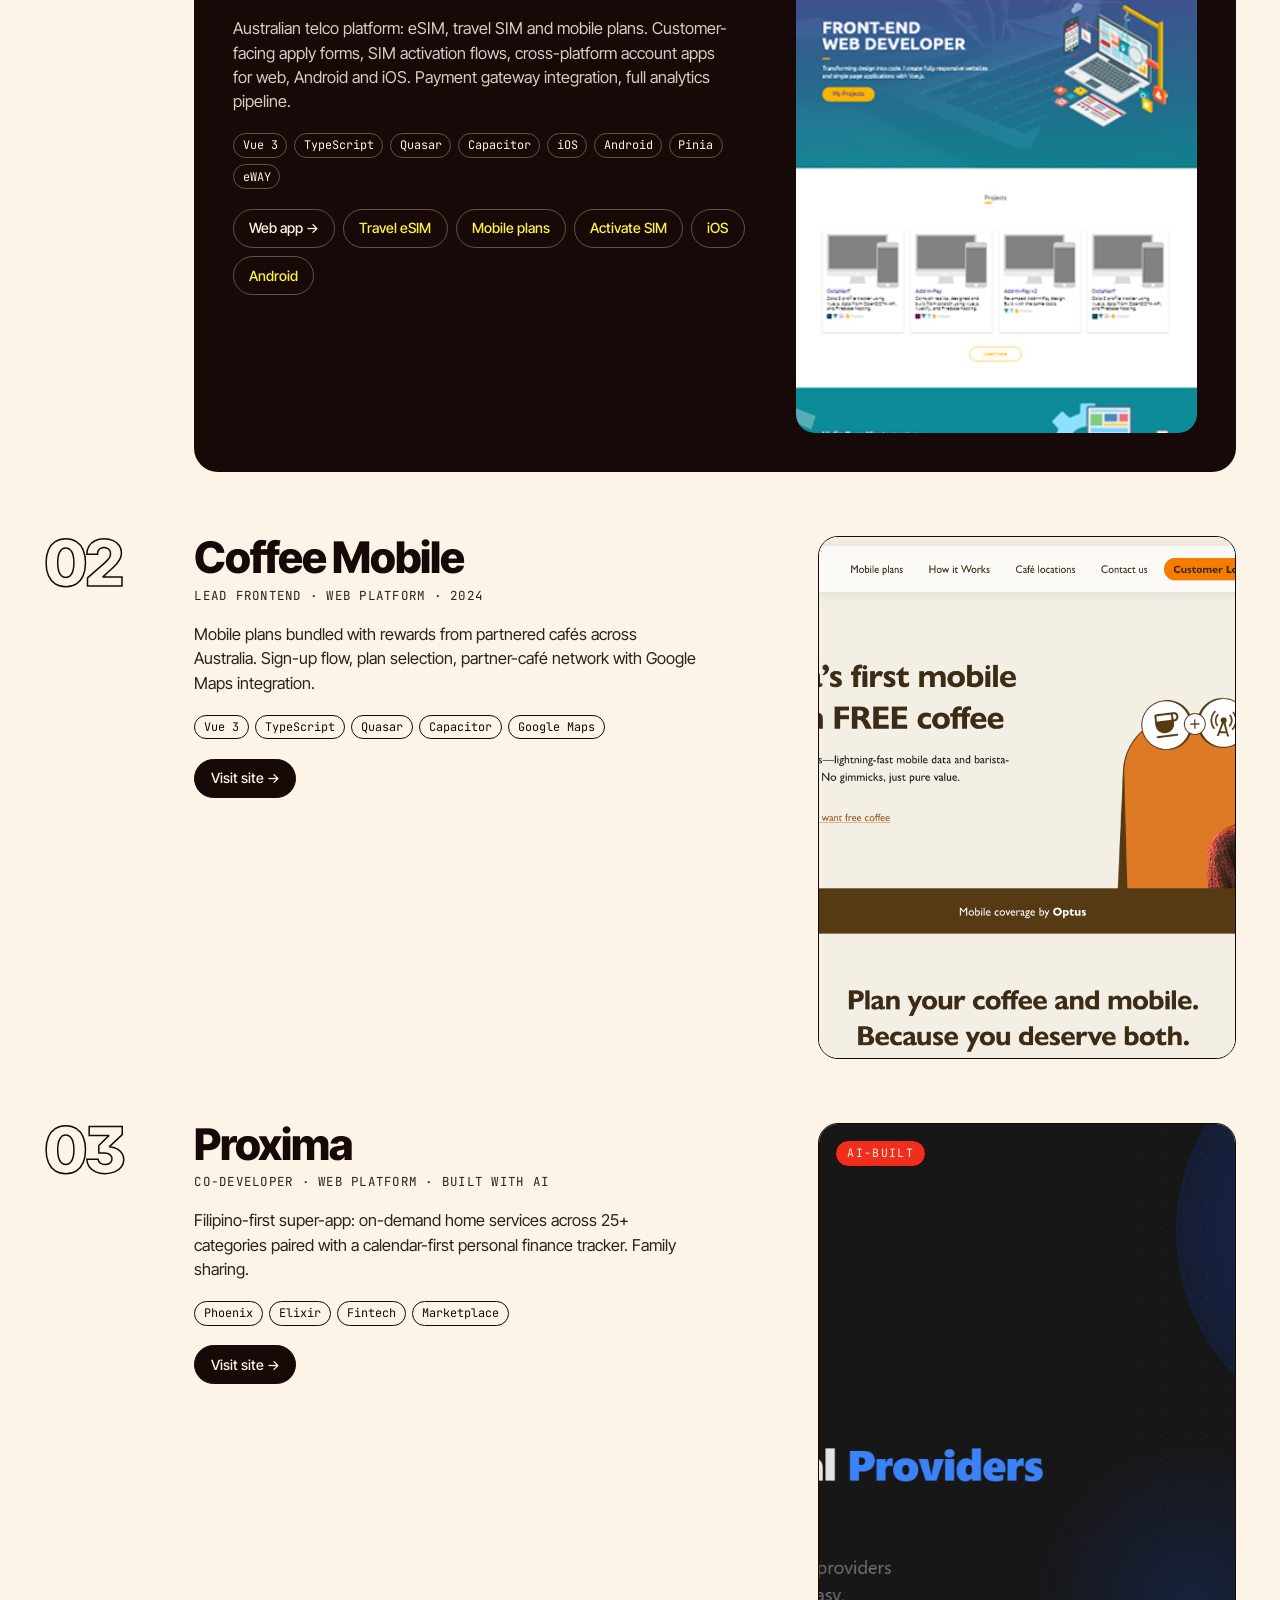
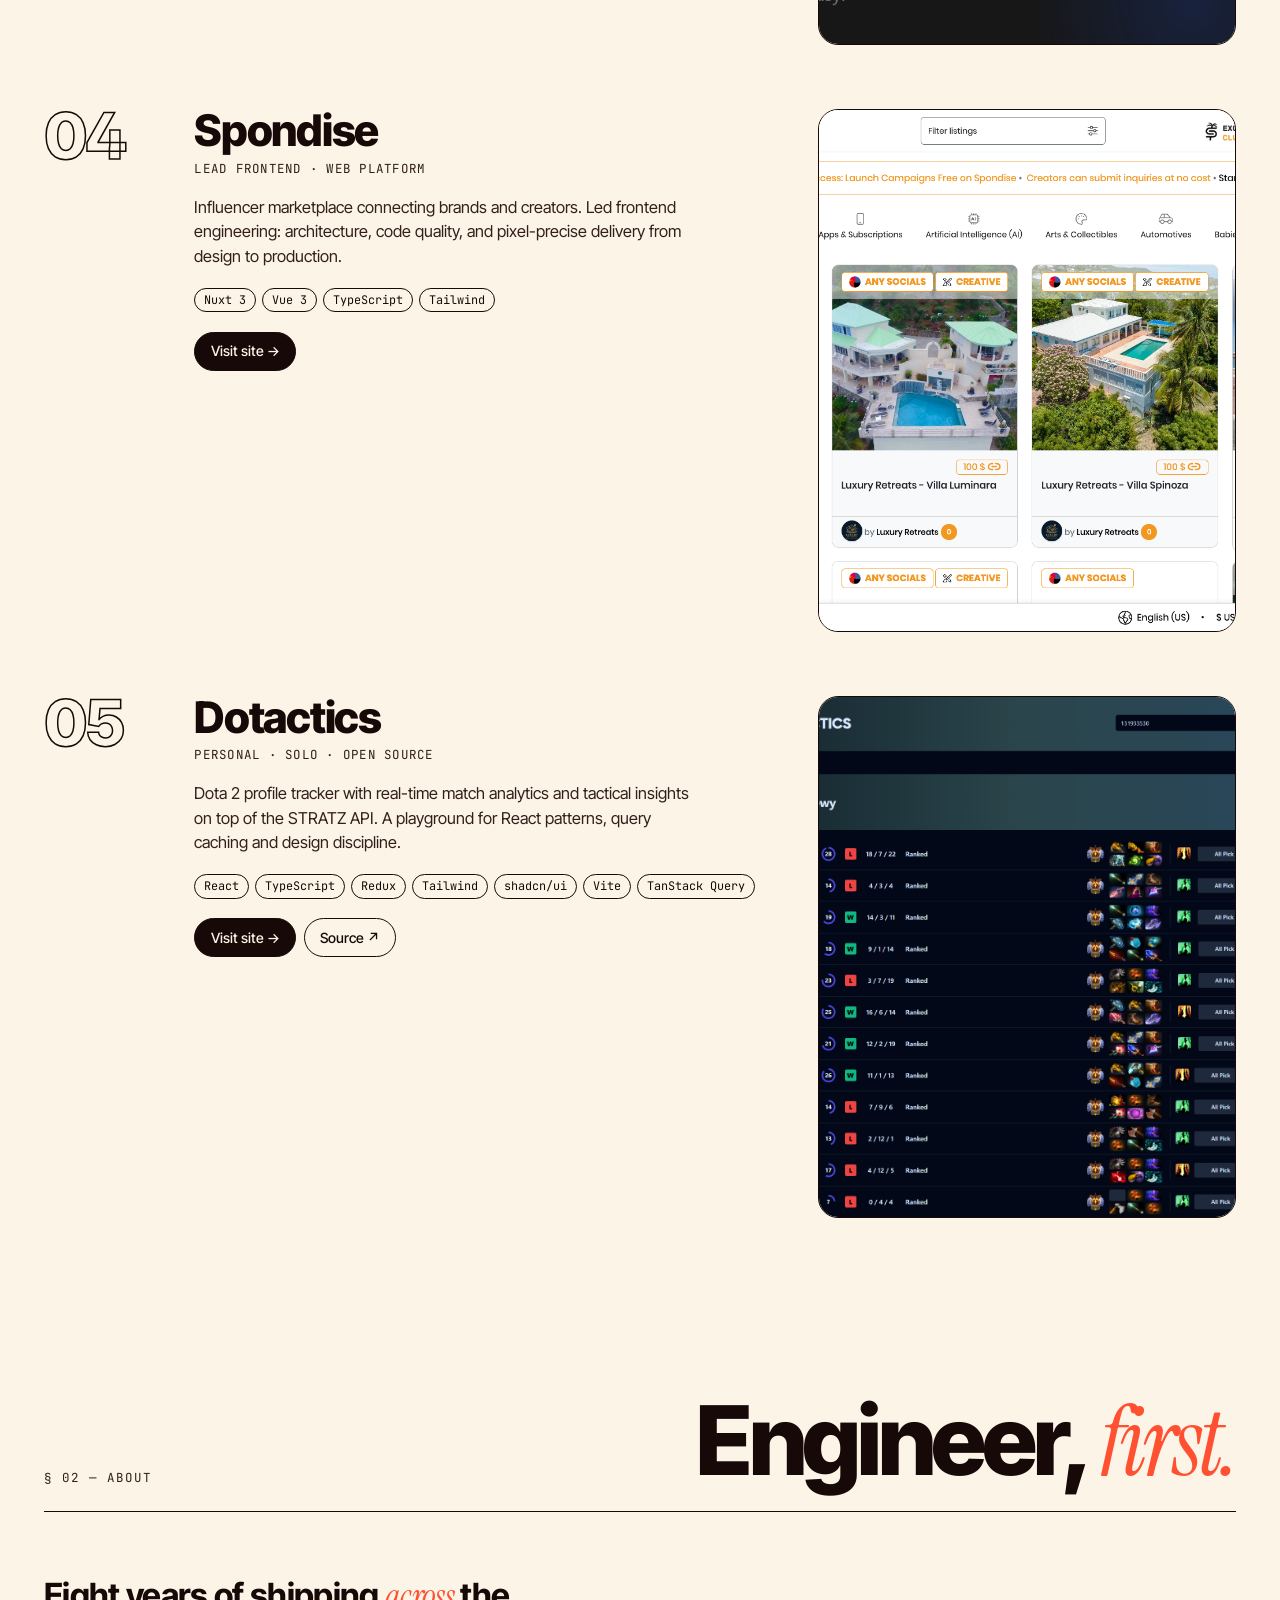
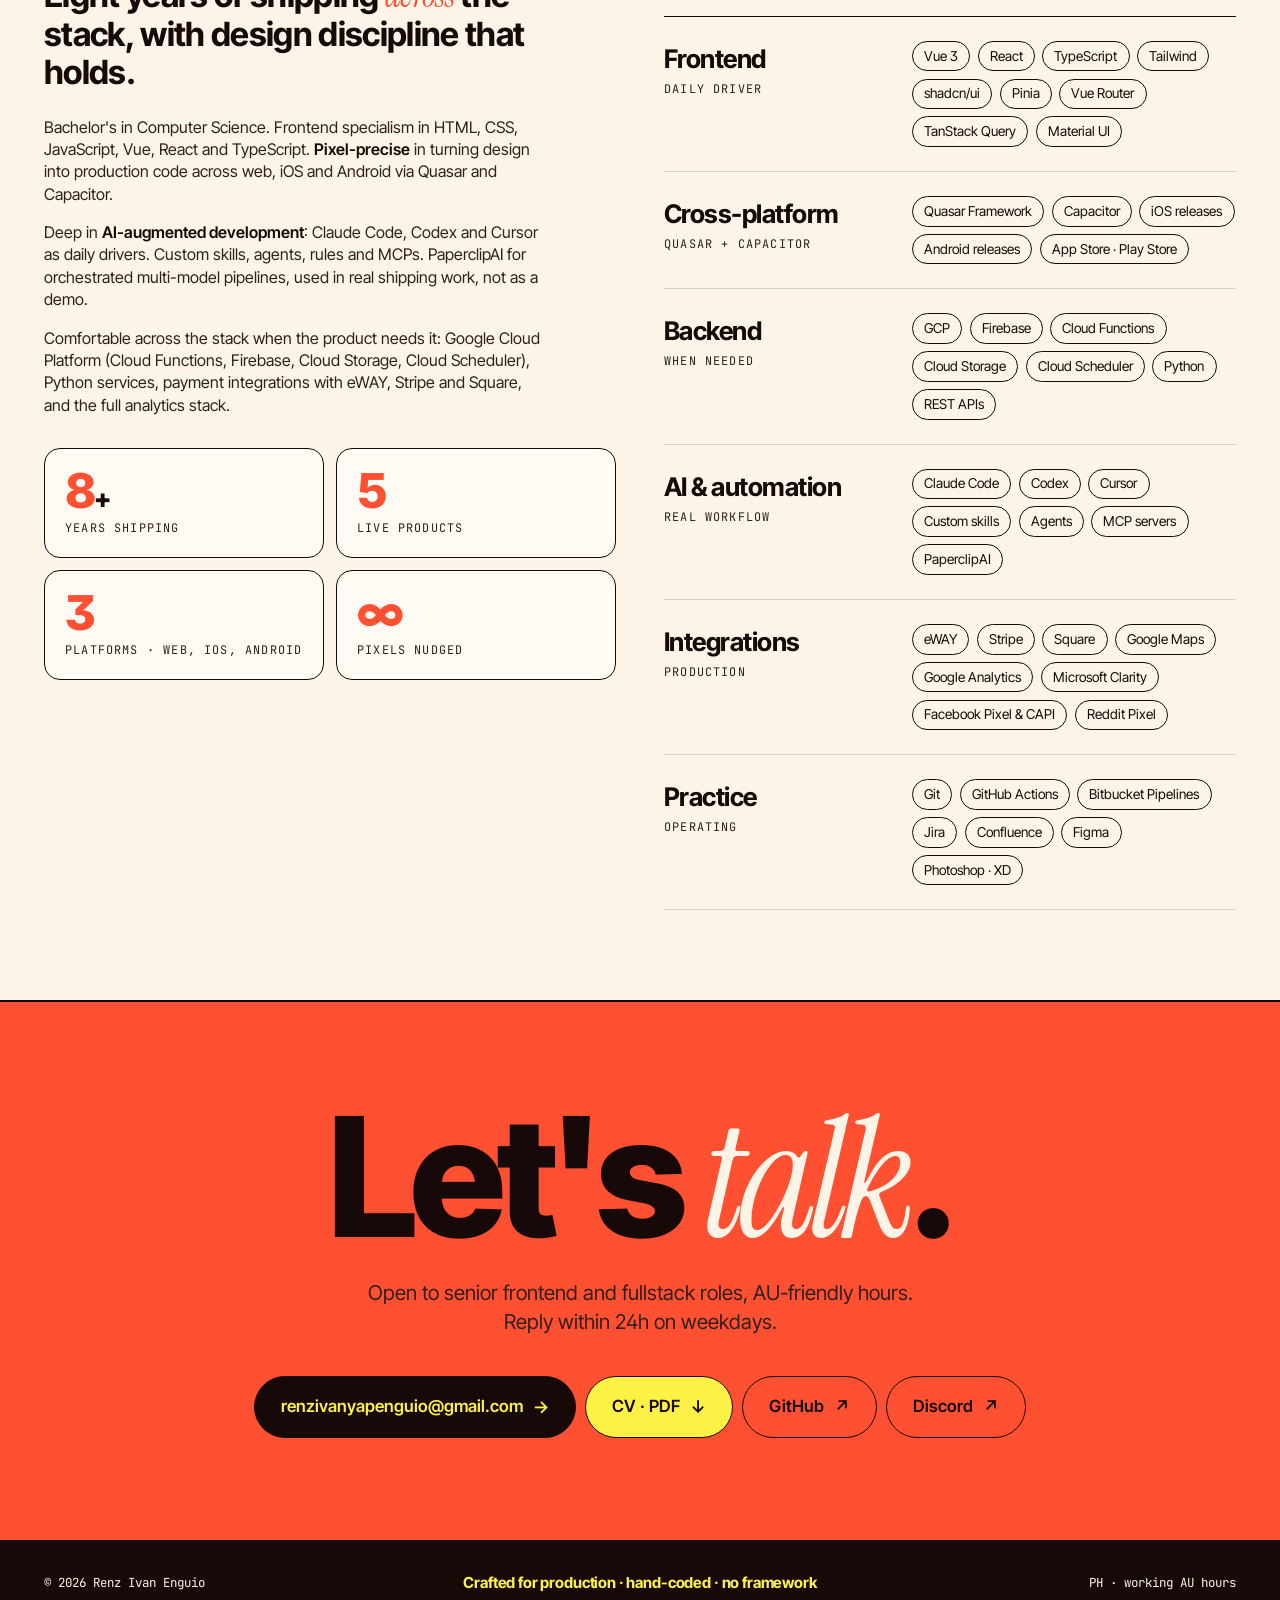
<file: index-bold.html>
<!DOCTYPE html>
<html lang="en">
<head>
<meta charset="UTF-8" />
<link rel="icon" type="image/svg+xml" href="assets/favicon.svg" />
<meta name="viewport" content="width=device-width, initial-scale=1" />
<title>Renz Ivan Enguio — Frontend engineer, eight years shipping.</title>
<meta name="description" content="Frontend-focused fullstack engineer. Vue, React, TypeScript, Quasar. AI-augmented practice." />

<link rel="preconnect" href="https://fonts.googleapis.com" />
<link rel="preconnect" href="https://fonts.gstatic.com" crossorigin />
<link href="https://fonts.googleapis.com/css2?family=Inter+Tight:wght@400;500;600;700;800;900&family=Instrument+Serif:ital@0;1&family=JetBrains+Mono:wght@400;500&display=swap" rel="stylesheet" />

<style>
  :root {
    --surface:      oklch(0.68 0.22 32);   /* electric coral, drenched */
    --surface-deep: oklch(0.62 0.23 30);
    --surface-up:   oklch(0.74 0.20 36);
    --ink:          oklch(0.16 0.025 30);
    --ink-soft:     oklch(0.26 0.030 30);
    --cream:        oklch(0.97 0.020 80);
    --paper:        oklch(0.99 0.010 80);
    --signal:       oklch(0.94 0.18 105);  /* lemon */
    --rule:         oklch(0.42 0.06 30);
    --rule-on-cream: oklch(0.86 0.015 60);

    --sans: 'Inter Tight', 'Helvetica Neue', system-ui, sans-serif;
    --serif: 'Instrument Serif', 'Times New Roman', serif;
    --mono: 'JetBrains Mono', ui-monospace, monospace;

    --pad: clamp(1.25rem, 4vw, 2.75rem);
  }

  *, *::before, *::after { box-sizing: border-box; }
  html { -webkit-text-size-adjust: 100%; scroll-behavior: smooth; }
  body {
    margin: 0;
    background: var(--surface);
    color: var(--ink);
    font-family: var(--sans);
    font-size: 17px;
    line-height: 1.4;
    -webkit-font-smoothing: antialiased;
    text-rendering: optimizeLegibility;
    font-feature-settings: 'ss01';
  }
  a { color: inherit; text-decoration: none; }
  a:focus-visible, button:focus-visible {
    outline: 3px solid var(--ink);
    outline-offset: 4px;
    border-radius: 2px;
  }
  ::selection { background: var(--ink); color: var(--signal); }

  .skip-link {
    position: absolute; left: 1rem; top: -3rem;
    padding: 0.5rem 1rem; background: var(--ink); color: var(--cream);
    transition: top 200ms cubic-bezier(.2,.8,.2,1); z-index: 50;
  }
  .skip-link:focus { top: 1rem; }

  /* Top bar */
  .bar {
    display: grid;
    grid-template-columns: 1fr auto 1fr;
    align-items: center;
    padding: 1.1rem var(--pad);
    position: sticky; top: 0;
    background: var(--surface);
    z-index: 30;
    border-bottom: 1.5px solid var(--ink);
    gap: 1rem;
  }
  .bar .mark {
    font-family: var(--sans);
    font-weight: 700;
    font-size: 1rem;
    letter-spacing: -0.02em;
    display: flex; align-items: center; gap: 0.5rem;
  }
  .bar .mark .glyph {
    width: 18px; height: 18px; border-radius: 50%;
    background: var(--ink);
    display: inline-block;
    box-shadow: -8px 0 0 var(--signal);
  }
  .bar nav {
    display: flex; gap: 0.25rem;
    font-size: 0.92rem;
    font-weight: 500;
  }
  .bar nav a {
    padding: 0.4rem 0.85rem;
    border-radius: 999px;
    transition: background 180ms, color 180ms;
  }
  .bar nav a:hover { background: var(--ink); color: var(--signal); }
  .bar .right {
    justify-self: end;
    display: flex; gap: 0.5rem;
    font-family: var(--mono);
    font-size: 0.78rem;
  }
  .bar .right .pill {
    display: inline-flex; gap: 0.4rem; align-items: center;
    padding: 0.35rem 0.7rem;
    border: 1.5px solid var(--ink);
    border-radius: 999px;
  }
  .bar .right .pill .pulse {
    width: 7px; height: 7px; border-radius: 50%;
    background: var(--ink);
    box-shadow: 0 0 0 0 var(--ink);
    animation: pulse 1.8s ease-out infinite;
  }
  @keyframes pulse {
    0% { box-shadow: 0 0 0 0 color-mix(in oklab, var(--ink) 60%, transparent); }
    80% { box-shadow: 0 0 0 12px transparent; }
    100% { box-shadow: 0 0 0 0 transparent; }
  }
  @media (max-width: 720px) {
    .bar { grid-template-columns: 1fr auto; }
    .bar .right { display: none; }
  }

  main { display: block; }

  /* HERO */
  .hero {
    padding: clamp(2rem, 6vw, 4.5rem) var(--pad) clamp(2rem, 5vw, 4rem);
    position: relative;
    overflow: hidden;
  }
  .hero .grid {
    display: grid;
    grid-template-columns: minmax(0, 1fr) auto;
    gap: 2rem;
    align-items: end;
  }
  @media (max-width: 880px) { .hero .grid { grid-template-columns: 1fr; } }

  .hero .marquee-eyebrow {
    font-family: var(--mono);
    font-size: 0.82rem;
    letter-spacing: 0.06em;
    text-transform: uppercase;
    padding: 0.4rem 0;
    border-top: 1.5px solid var(--ink);
    border-bottom: 1.5px solid var(--ink);
    margin-bottom: 2rem;
    overflow: hidden;
  }
  .hero .marquee-eyebrow .track {
    display: inline-flex; gap: 2rem;
    white-space: nowrap;
    animation: marquee 34s linear infinite;
  }
  .hero .marquee-eyebrow .track span::after {
    content: '✦';
    margin-left: 2rem;
    color: var(--signal);
  }
  @keyframes marquee {
    from { transform: translateX(0); }
    to   { transform: translateX(-50%); }
  }

  .hero h1 {
    font-family: var(--sans);
    font-weight: 800;
    font-size: clamp(3rem, 13vw, 12rem);
    letter-spacing: -0.055em;
    line-height: 0.86;
    margin: 0;
    color: var(--ink);
  }
  .hero h1 .ital {
    font-family: var(--serif);
    font-style: italic;
    font-weight: 400;
    letter-spacing: -0.02em;
    color: var(--cream);
    display: inline-block;
    transform: translateY(0.06em);
  }
  .hero h1 .signal {
    background: var(--signal);
    color: var(--ink);
    padding: 0 0.15em 0.05em;
    display: inline-block;
    line-height: 0.84;
  }

  .hero .sticker {
    align-self: end;
    background: var(--ink);
    color: var(--signal);
    border-radius: 50%;
    width: clamp(110px, 14vw, 170px);
    height: clamp(110px, 14vw, 170px);
    display: grid; place-items: center;
    font-family: var(--mono);
    font-size: 0.78rem;
    text-transform: uppercase;
    letter-spacing: 0.12em;
    text-align: center;
    line-height: 1.2;
    transform: rotate(-8deg);
    transition: transform 400ms cubic-bezier(.2,.8,.2,1);
    flex-shrink: 0;
  }
  .hero .sticker:hover { transform: rotate(2deg) scale(1.05); }
  .hero .sticker .big {
    display: block;
    font-family: var(--sans);
    font-weight: 800;
    font-size: 1.6rem;
    letter-spacing: -0.02em;
    margin: 0.15rem 0;
  }

  .hero .lede {
    display: grid;
    grid-template-columns: 1fr 1fr;
    gap: clamp(1.25rem, 3vw, 3rem);
    margin-top: clamp(2rem, 4vw, 3.5rem);
    align-items: start;
  }
  @media (max-width: 720px) { .hero .lede { grid-template-columns: 1fr; } }
  .hero .lede p {
    font-size: clamp(1.05rem, 1.6vw, 1.35rem);
    line-height: 1.4;
    color: var(--ink);
    margin: 0;
    max-width: 50ch;
  }
  .hero .lede p b { font-weight: 700; }
  .hero .lede .kbox {
    background: var(--ink);
    color: var(--cream);
    padding: 1.5rem 1.6rem;
    border-radius: 1.25rem;
    font-family: var(--mono);
    font-size: 0.84rem;
    line-height: 1.55;
  }
  .hero .lede .kbox div { display: grid; grid-template-columns: 7rem 1fr; gap: 0.5rem; }
  .hero .lede .kbox div + div { border-top: 1px solid var(--rule); padding-top: 0.5rem; margin-top: 0.5rem; }
  .hero .lede .kbox span:first-child { color: oklch(0.65 0.10 30); text-transform: uppercase; letter-spacing: 0.08em; font-size: 0.74rem; padding-top: 0.1rem; }
  .hero .lede .kbox .signal { color: var(--signal); }

  .hero .actions {
    display: flex; flex-wrap: wrap; gap: 0.75rem;
    margin-top: clamp(2rem, 4vw, 3rem);
  }
  .btn {
    display: inline-flex; align-items: center; gap: 0.65rem;
    padding: 0.95rem 1.4rem;
    border-radius: 999px;
    font-weight: 600;
    font-size: 1rem;
    transition: transform 200ms cubic-bezier(.2,.8,.2,1), background 200ms, color 200ms;
    border: 1.5px solid var(--ink);
    background: transparent;
    color: var(--ink);
    cursor: pointer;
  }
  .btn:hover { transform: translateY(-2px); }
  .btn.primary { background: var(--ink); color: var(--signal); }
  .btn.primary:hover { background: oklch(0.10 0.020 30); }
  .btn.signal { background: var(--signal); border-color: var(--ink); color: var(--ink); }
  .btn .arrow { transition: transform 200ms; }
  .btn:hover .arrow { transform: translateX(3px); }

  /* SECTION on cream */
  .on-cream {
    background: var(--cream);
    color: var(--ink);
    border-top: 1.5px solid var(--ink);
    border-bottom: 1.5px solid var(--ink);
  }

  .section {
    padding: clamp(3rem, 7vw, 6.5rem) var(--pad);
  }
  .section-head {
    display: grid;
    grid-template-columns: auto 1fr;
    align-items: end;
    gap: 1.5rem;
    margin-bottom: clamp(2.5rem, 5vw, 4rem);
    border-bottom: 1.5px solid var(--ink);
    padding-bottom: 1.5rem;
  }
  @media (max-width: 720px) { .section-head { grid-template-columns: 1fr; } }

  .section-head .meta {
    font-family: var(--mono);
    font-size: 0.78rem;
    text-transform: uppercase;
    letter-spacing: 0.16em;
    color: var(--ink-soft);
  }
  .section-head h2 {
    font-family: var(--sans);
    font-weight: 800;
    font-size: clamp(2.5rem, 7.5vw, 6.5rem);
    letter-spacing: -0.045em;
    line-height: 0.9;
    margin: 0;
    justify-self: end;
    text-align: right;
  }
  @media (max-width: 720px) { .section-head h2 { text-align: left; justify-self: start; } }
  .section-head h2 .ital {
    font-family: var(--serif);
    font-style: italic;
    font-weight: 400;
    color: var(--surface);
  }

  /* Projects: asymmetric stacked */
  .projects { display: flex; flex-direction: column; gap: clamp(2.5rem, 5vw, 4rem); }
  .project {
    display: grid;
    grid-template-columns: 7rem 1fr;
    gap: clamp(1.25rem, 3vw, 2.5rem);
    align-items: start;
    position: relative;
  }
  @media (max-width: 720px) { .project { grid-template-columns: 3rem 1fr; gap: 1.25rem; } }

  .project .num {
    font-family: var(--sans);
    font-weight: 800;
    font-size: clamp(2.5rem, 5vw, 4.5rem);
    line-height: 0.85;
    letter-spacing: -0.04em;
    color: var(--surface);
    -webkit-text-stroke: 1.5px var(--ink);
    text-stroke: 1.5px var(--ink);
    color: transparent;
  }

  .project .card {
    display: grid;
    grid-template-columns: minmax(0, 1.4fr) minmax(0, 1fr);
    gap: clamp(1.25rem, 3vw, 2.5rem);
  }
  @media (max-width: 880px) { .project .card { grid-template-columns: 1fr; } }

  .project.flagship .card {
    background: var(--ink);
    color: var(--cream);
    border-radius: 1.5rem;
    padding: clamp(1.5rem, 3vw, 2.5rem);
    grid-template-columns: minmax(0, 1.3fr) minmax(0, 1fr);
  }
  @media (max-width: 880px) { .project.flagship .card { grid-template-columns: 1fr; padding: 1.5rem; } }
  .project.flagship .role { color: var(--signal); }
  .project.flagship .desc { color: oklch(0.85 0.020 60); }
  .project.flagship .stack span { background: transparent; border-color: oklch(0.45 0.04 30); color: var(--cream); }
  .project.flagship .stack span:hover { background: var(--signal); color: var(--ink); border-color: var(--signal); }
  .project.flagship h3 { color: var(--cream); }
  .project.flagship .visual { background: var(--surface-deep); }
  .project.flagship .links a { color: var(--signal); border-color: oklch(0.45 0.04 30); }
  .project.flagship .links a:hover { background: var(--signal); color: var(--ink); }

  .project h3 {
    font-family: var(--sans);
    font-weight: 800;
    font-size: clamp(1.85rem, 3.4vw, 2.85rem);
    letter-spacing: -0.03em;
    line-height: 1;
    margin: 0 0 0.45rem;
  }
  .project .role {
    font-family: var(--mono);
    font-size: 0.78rem;
    text-transform: uppercase;
    letter-spacing: 0.1em;
    color: var(--ink-soft);
    margin-bottom: 1.1rem;
  }
  .project .desc {
    font-size: 1.02rem;
    line-height: 1.5;
    color: var(--ink-soft);
    margin: 0 0 1.2rem;
    max-width: 56ch;
  }
  .project .stack {
    display: flex; flex-wrap: wrap; gap: 0.4rem;
    margin-bottom: 1.2rem;
  }
  .project .stack span {
    font-family: var(--mono);
    font-size: 0.74rem;
    padding: 0.2rem 0.55rem;
    border: 1.2px solid var(--ink);
    border-radius: 999px;
    transition: background 150ms;
  }
  .project .stack span:hover { background: var(--ink); color: var(--cream); }

  .project .links { display: flex; flex-wrap: wrap; gap: 0.5rem; }
  .project .links a {
    display: inline-flex; align-items: center; gap: 0.4rem;
    padding: 0.55rem 0.95rem;
    border: 1.2px solid var(--ink);
    border-radius: 999px;
    font-size: 0.88rem;
    font-weight: 500;
    transition: background 180ms, color 180ms, transform 180ms;
  }
  .project .links a:hover { background: var(--ink); color: var(--cream); transform: translateY(-1px); }
  .project .links a.prim { background: var(--ink); color: var(--cream); }
  .project .links a.prim:hover { background: var(--surface); color: var(--ink); }

  .project .visual {
    background: var(--surface-up);
    border-radius: 1.25rem;
    overflow: hidden;
    aspect-ratio: 4/5;
    position: relative;
    border: 1.5px solid var(--ink);
  }
  .project .visual img {
    width: 100%; height: 100%;
    object-fit: cover;
    transition: transform 700ms cubic-bezier(.2,.7,.2,1);
  }
  .project:hover .visual img { transform: scale(1.04); }
  .project .visual .tag-flag {
    position: absolute; top: 1rem; left: 1rem;
    background: var(--signal);
    color: var(--ink);
    font-family: var(--mono);
    font-size: 0.72rem;
    text-transform: uppercase;
    letter-spacing: 0.12em;
    padding: 0.3rem 0.7rem;
    border-radius: 999px;
    border: 1.5px solid var(--ink);
  }

  /* About */
  .about-grid {
    display: grid;
    grid-template-columns: 1fr 1fr;
    gap: clamp(1.5rem, 4vw, 3rem);
    align-items: start;
  }
  @media (max-width: 880px) { .about-grid { grid-template-columns: 1fr; } }

  .about-headline {
    font-family: var(--sans);
    font-weight: 700;
    font-size: clamp(1.5rem, 2.6vw, 2.1rem);
    line-height: 1.15;
    letter-spacing: -0.02em;
    margin: 0 0 1.5rem;
    max-width: 22ch;
  }
  .about-headline .ital { font-family: var(--serif); font-style: italic; font-weight: 400; color: var(--surface); }
  .about-body p {
    margin: 0 0 1rem; max-width: 56ch;
    color: var(--ink-soft);
    font-size: 1rem;
  }
  .about-body p b { color: var(--ink); font-weight: 600; }

  .stat-cards {
    display: grid;
    grid-template-columns: repeat(2, 1fr);
    gap: 0.75rem;
    margin: 2rem 0;
  }
  .stat {
    border: 1.5px solid var(--ink);
    border-radius: 1rem;
    padding: 1.25rem;
    background: var(--paper);
  }
  .stat .num {
    font-family: var(--sans);
    font-weight: 800;
    font-size: clamp(2.4rem, 4vw, 3rem);
    letter-spacing: -0.04em;
    line-height: 0.9;
    color: var(--surface);
  }
  .stat .num small { font-size: 0.55em; color: var(--ink); }
  .stat .label {
    font-family: var(--mono);
    font-size: 0.74rem;
    text-transform: uppercase;
    letter-spacing: 0.1em;
    color: var(--ink-soft);
    margin-top: 0.5rem;
  }

  /* Capabilities */
  .caps {
    border-top: 1.5px solid var(--ink);
    margin-top: 2.5rem;
  }
  .caps .cap {
    display: grid;
    grid-template-columns: 14rem 1fr;
    gap: 1.5rem;
    padding: 1.5rem 0;
    border-bottom: 1.5px solid var(--rule-on-cream);
    align-items: start;
  }
  .caps .cap:hover { background: color-mix(in oklab, var(--surface) 8%, transparent); }
  @media (max-width: 720px) { .caps .cap { grid-template-columns: 1fr; gap: 0.5rem; } }

  .caps .cap-name {
    font-family: var(--sans);
    font-weight: 700;
    font-size: clamp(1.25rem, 2.2vw, 1.6rem);
    letter-spacing: -0.02em;
  }
  .caps .cap-name small {
    display: block;
    font-family: var(--mono);
    font-weight: 400;
    font-size: 0.74rem;
    text-transform: uppercase;
    letter-spacing: 0.1em;
    color: var(--ink-soft);
    margin-top: 0.25rem;
  }
  .caps .cap-list {
    display: flex; flex-wrap: wrap; gap: 0.45rem;
  }
  .caps .cap-list span {
    padding: 0.3rem 0.7rem;
    border: 1.2px solid var(--ink);
    border-radius: 999px;
    font-size: 0.85rem;
  }

  /* CONTACT */
  .contact {
    padding: clamp(3rem, 8vw, 7rem) var(--pad);
    text-align: center;
    background: var(--surface);
    border-top: 1.5px solid var(--ink);
  }
  .contact h2 {
    font-family: var(--sans);
    font-weight: 800;
    font-size: clamp(3rem, 13vw, 11rem);
    letter-spacing: -0.05em;
    line-height: 0.88;
    margin: 0 0 1.5rem;
  }
  .contact h2 .ital { font-family: var(--serif); font-style: italic; font-weight: 400; color: var(--cream); }
  .contact .deck {
    max-width: 48ch;
    margin: 0 auto 2.5rem;
    font-size: clamp(1.05rem, 1.6vw, 1.3rem);
    color: var(--ink-soft);
  }
  .contact .row {
    display: flex; flex-wrap: wrap; justify-content: center; gap: 0.6rem;
  }
  .contact .row .btn { font-size: 1.05rem; padding: 1.1rem 1.6rem; }
  .contact .row .btn .arrow { font-size: 1.1rem; }

  /* Footer */
  footer {
    background: var(--ink);
    color: var(--cream);
    padding: 2rem var(--pad);
    font-family: var(--mono);
    font-size: 0.78rem;
    display: grid;
    grid-template-columns: 1fr auto 1fr;
    gap: 1rem;
    align-items: center;
  }
  @media (max-width: 720px) { footer { grid-template-columns: 1fr; text-align: center; } }
  footer .center {
    font-family: var(--sans);
    font-weight: 700;
    letter-spacing: -0.01em;
    font-size: 0.95rem;
    color: var(--signal);
  }
  footer .right { text-align: right; }
  @media (max-width: 720px) { footer .right { text-align: center; } }

  @media (prefers-reduced-motion: reduce) {
    *, *::before, *::after {
      animation-duration: 0.001s !important;
      transition-duration: 0.001s !important;
    }
    html { scroll-behavior: auto; }
  }

  .variant-switch {
    position: fixed;
    bottom: 1rem; right: 1rem;
    background: var(--ink);
    color: var(--cream);
    font-family: var(--mono);
    font-size: 0.72rem;
    padding: 0.5rem 0.7rem;
    border-radius: 999px;
    display: flex; gap: 0.5rem;
    z-index: 40;
    border: 1.5px solid var(--signal);
  }
  .variant-switch a { opacity: 0.55; transition: opacity 180ms; }
  .variant-switch a:hover { opacity: 1; }
  .variant-switch a.active { opacity: 1; color: var(--signal); }
</style>
</head>
<body>

<a href="#main" class="skip-link">Skip to content</a>

<header class="bar" role="banner">
  <div class="mark"><span class="glyph"></span> Renz Ivan Enguio</div>
  <nav aria-label="Primary">
    <a href="#work">Work</a>
    <a href="#about">About</a>
    <a href="#contact">Contact</a>
  </nav>
  <div class="right">
    <span class="pill"><span class="pulse"></span> Available · AEST</span>
  </div>
</header>

<main id="main">

  <section class="hero">
    <div class="marquee-eyebrow" aria-hidden="true">
      <div class="track">
        <span>Frontend engineer</span><span>Cross-platform</span><span>Vue · React · TypeScript · Quasar</span><span>AI-augmented</span><span>Eight years shipping</span><span>Frontend engineer</span><span>Cross-platform</span><span>Vue · React · TypeScript · Quasar</span><span>AI-augmented</span><span>Eight years shipping</span>
      </div>
    </div>

    <div class="grid">
      <h1>
        Crafted<br/>
        for <span class="ital">production,</span><br/>
        <span class="signal">not slideware.</span>
      </h1>
      <div class="sticker" aria-hidden="true">
        Shipping since<span class="big">2018</span>Apr.
      </div>
    </div>

    <div class="lede">
      <p>
        I'm <b>Renz Ivan Enguio</b>, a frontend-focused fullstack engineer based in the Philippines, working AU hours. <b><span class="yoe">8</span>+ years</b> shipping pixel-precise Vue, React and TypeScript across web, iOS and Android. AI-augmented in practice: Claude Code, Codex and Cursor as daily drivers; custom skills, agents and MCPs in the loop.
      </p>
      <aside class="kbox" aria-label="Snapshot">
        <div><span>Role</span><span class="signal">Senior frontend / fullstack</span></div>
        <div><span>Primary</span><span>Vue 3 · React · TypeScript · Quasar</span></div>
        <div><span>Mobile</span><span>Capacitor · iOS · Android</span></div>
        <div><span>Backend</span><span>GCP · Firebase · Python</span></div>
        <div><span>Hours</span><span>AEST / AEDT compatible</span></div>
      </aside>
    </div>

    <div class="actions">
      <a class="btn primary" href="#work">See the work <span class="arrow" aria-hidden="true">→</span></a>
      <a class="btn signal" href="cv.pdf" target="_blank" rel="noopener">Download CV <span class="arrow" aria-hidden="true">↓</span></a>
      <a class="btn" href="mailto:renzivanyapenguio@gmail.com">Get in touch <span class="arrow" aria-hidden="true">↗</span></a>
    </div>
  </section>

  <div class="on-cream">
    <section class="section" id="work" aria-labelledby="work-title">
      <header class="section-head">
        <div>
          <div class="meta">§ 01 — Featured work</div>
        </div>
        <h2 id="work-title">Five <span class="ital">live</span> products.</h2>
      </header>

      <div class="projects">

        <article class="project flagship">
          <div class="num">01</div>
          <div class="card">
            <div>
              <h3>E.Tel Mobile</h3>
              <div class="role">Lead frontend / fullstack · Cross-platform · 2023–present</div>
              <p class="desc">Australian telco platform: eSIM, travel SIM and mobile plans. Customer-facing apply forms, SIM activation flows, cross-platform account apps for web, Android and iOS. Payment gateway integration, full analytics pipeline.</p>
              <div class="stack">
                <span>Vue 3</span><span>TypeScript</span><span>Quasar</span><span>Capacitor</span><span>iOS</span><span>Android</span><span>Pinia</span><span>eWAY</span>
              </div>
              <div class="links">
                <a class="prim" href="https://app.etel.com.au/" target="_blank" rel="noopener">Web app →</a>
                <a href="https://apply.etel.com.au/travelesim" target="_blank" rel="noopener">Travel eSIM</a>
                <a href="https://apply.etel.com.au/buysim/10gb-plan" target="_blank" rel="noopener">Mobile plans</a>
                <a href="https://apply.etel.com.au/activatesim" target="_blank" rel="noopener">Activate SIM</a>
                <a href="https://apps.apple.com/au/app/etel-mobile-esims-made-easy/id6749548976" target="_blank" rel="noopener">iOS</a>
                <a href="https://play.google.com/store/apps/details?id=au.com.etel.myaccount" target="_blank" rel="noopener">Android</a>
              </div>
            </div>
            <div class="visual">
              <span class="tag-flag">Flagship</span>
              <img src="images/portfoliov2.jpg" alt="E.Tel Mobile app screens" loading="lazy" />
            </div>
          </div>
        </article>

        <article class="project">
          <div class="num">02</div>
          <div class="card">
            <div>
              <h3>Coffee Mobile</h3>
              <div class="role">Lead frontend · Web platform · 2024</div>
              <p class="desc">Mobile plans bundled with rewards from partnered cafés across Australia. Sign-up flow, plan selection, partner-café network with Google Maps integration.</p>
              <div class="stack">
                <span>Vue 3</span><span>TypeScript</span><span>Quasar</span><span>Capacitor</span><span>Google Maps</span>
              </div>
              <div class="links">
                <a class="prim" href="https://app.coffeemobile.au/signup" target="_blank" rel="noopener">Visit site →</a>
              </div>
            </div>
            <div class="visual">
              <img src="images/coffeemobile.png" alt="Coffee Mobile signup" loading="lazy" />
            </div>
          </div>
        </article>

        <article class="project">
          <div class="num">03</div>
          <div class="card">
            <div>
              <h3>Proxima</h3>
              <div class="role">Co-developer · Web platform · Built with AI</div>
              <p class="desc">Filipino-first super-app: on-demand home services across 25+ categories paired with a calendar-first personal finance tracker. Family sharing.</p>
              <div class="stack">
                <span>Phoenix</span><span>Elixir</span><span>Fintech</span><span>Marketplace</span>
              </div>
              <div class="links">
                <a class="prim" href="https://proxima.com.ph/" target="_blank" rel="noopener">Visit site →</a>
              </div>
            </div>
            <div class="visual">
              <span class="tag-flag" style="background: var(--surface-deep); color: var(--cream);">AI-built</span>
              <img src="images/proxima.png" alt="Proxima super-app" loading="lazy" />
            </div>
          </div>
        </article>

        <article class="project">
          <div class="num">04</div>
          <div class="card">
            <div>
              <h3>Spondise</h3>
              <div class="role">Lead frontend · Web platform</div>
              <p class="desc">Influencer marketplace connecting brands and creators. Led frontend engineering: architecture, code quality, and pixel-precise delivery from design to production.</p>
              <div class="stack">
                <span>Nuxt 3</span><span>Vue 3</span><span>TypeScript</span><span>Tailwind</span>
              </div>
              <div class="links">
                <a class="prim" href="https://www.spondise.com" target="_blank" rel="noopener">Visit site →</a>
              </div>
            </div>
            <div class="visual">
              <img src="images/spondise.png" alt="Spondise marketplace" loading="lazy" />
            </div>
          </div>
        </article>

        <article class="project">
          <div class="num">05</div>
          <div class="card">
            <div>
              <h3>Dotactics</h3>
              <div class="role">Personal · Solo · Open source</div>
              <p class="desc">Dota 2 profile tracker with real-time match analytics and tactical insights on top of the STRATZ API. A playground for React patterns, query caching and design discipline.</p>
              <div class="stack">
                <span>React</span><span>TypeScript</span><span>Redux</span><span>Tailwind</span><span>shadcn/ui</span><span>Vite</span><span>TanStack Query</span>
              </div>
              <div class="links">
                <a class="prim" href="https://dotactics.netlify.app/" target="_blank" rel="noopener">Visit site →</a>
                <a href="https://github.com/renzivan/reactjs-dota2-profile-tracker" target="_blank" rel="noopener">Source ↗</a>
              </div>
            </div>
            <div class="visual">
              <img src="images/dotactics.PNG" alt="Dotactics analytics" loading="lazy" />
            </div>
          </div>
        </article>

      </div>
    </section>

    <section class="section" id="about" aria-labelledby="about-title">
      <header class="section-head">
        <div><div class="meta">§ 02 — About</div></div>
        <h2 id="about-title">Engineer, <span class="ital">first.</span></h2>
      </header>

      <div class="about-grid">
        <div>
          <h3 class="about-headline">Eight years of shipping <span class="ital">across</span> the stack, with design discipline that holds.</h3>
          <div class="about-body">
            <p>Bachelor's in Computer Science. Frontend specialism in HTML, CSS, JavaScript, Vue, React and TypeScript. <b>Pixel-precise</b> in turning design into production code across web, iOS and Android via Quasar and Capacitor.</p>
            <p>Deep in <b>AI-augmented development</b>: Claude Code, Codex and Cursor as daily drivers. Custom skills, agents, rules and MCPs. PaperclipAI for orchestrated multi-model pipelines, used in real shipping work, not as a demo.</p>
            <p>Comfortable across the stack when the product needs it: Google Cloud Platform (Cloud Functions, Firebase, Cloud Storage, Cloud Scheduler), Python services, payment integrations with eWAY, Stripe and Square, and the full analytics stack.</p>
          </div>

          <div class="stat-cards">
            <div class="stat">
              <div class="num"><span class="yoe">8</span><small>+</small></div>
              <div class="label">Years shipping</div>
            </div>
            <div class="stat">
              <div class="num">5</div>
              <div class="label">Live products</div>
            </div>
            <div class="stat">
              <div class="num">3</div>
              <div class="label">Platforms · web, iOS, Android</div>
            </div>
            <div class="stat">
              <div class="num">∞</div>
              <div class="label">Pixels nudged</div>
            </div>
          </div>
        </div>

        <div class="caps">
          <div class="cap">
            <div class="cap-name">Frontend<small>Daily driver</small></div>
            <div class="cap-list">
              <span>Vue 3</span><span>React</span><span>TypeScript</span><span>Tailwind</span><span>shadcn/ui</span><span>Pinia</span><span>Vue Router</span><span>TanStack Query</span><span>Material UI</span>
            </div>
          </div>
          <div class="cap">
            <div class="cap-name">Cross-platform<small>Quasar + Capacitor</small></div>
            <div class="cap-list">
              <span>Quasar Framework</span><span>Capacitor</span><span>iOS releases</span><span>Android releases</span><span>App Store · Play Store</span>
            </div>
          </div>
          <div class="cap">
            <div class="cap-name">Backend<small>When needed</small></div>
            <div class="cap-list">
              <span>GCP</span><span>Firebase</span><span>Cloud Functions</span><span>Cloud Storage</span><span>Cloud Scheduler</span><span>Python</span><span>REST APIs</span>
            </div>
          </div>
          <div class="cap">
            <div class="cap-name">AI &amp; automation<small>Real workflow</small></div>
            <div class="cap-list">
              <span>Claude Code</span><span>Codex</span><span>Cursor</span><span>Custom skills</span><span>Agents</span><span>MCP servers</span><span>PaperclipAI</span>
            </div>
          </div>
          <div class="cap">
            <div class="cap-name">Integrations<small>Production</small></div>
            <div class="cap-list">
              <span>eWAY</span><span>Stripe</span><span>Square</span><span>Google Maps</span><span>Google Analytics</span><span>Microsoft Clarity</span><span>Facebook Pixel &amp; CAPI</span><span>Reddit Pixel</span>
            </div>
          </div>
          <div class="cap">
            <div class="cap-name">Practice<small>Operating</small></div>
            <div class="cap-list">
              <span>Git</span><span>GitHub Actions</span><span>Bitbucket Pipelines</span><span>Jira</span><span>Confluence</span><span>Figma</span><span>Photoshop · XD</span>
            </div>
          </div>
        </div>
      </div>
    </section>
  </div>

  <section class="contact" id="contact" aria-labelledby="contact-title">
    <h2 id="contact-title">Let's <span class="ital">talk</span>.</h2>
    <p class="deck">Open to senior frontend and fullstack roles, AU-friendly hours. Reply within 24h on weekdays.</p>
    <div class="row">
      <a class="btn primary" href="mailto:renzivanyapenguio@gmail.com">renzivanyapenguio@gmail.com <span class="arrow">→</span></a>
      <a class="btn signal" href="cv.pdf" target="_blank" rel="noopener">CV · PDF <span class="arrow">↓</span></a>
      <a class="btn" href="https://github.com/renzivan" target="_blank" rel="noopener">GitHub <span class="arrow">↗</span></a>
      <a class="btn" href="https://discordapp.com/users/460646553946816554" target="_blank" rel="noopener">Discord <span class="arrow">↗</span></a>
    </div>
  </section>

</main>

<footer>
  <div>© <span id="year"></span> Renz Ivan Enguio</div>
  <div class="center">Crafted for production · hand-coded · no framework</div>
  <div class="right">PH · working AU hours</div>
</footer>

<nav class="variant-switch" aria-label="Design variants">
  <a href="index-editorial.html">Editorial</a>
  <a href="index-terminal.html">Terminal</a>
  <a href="index-bold.html" class="active">Bold</a>
  <a href="index-cosmic.html">Cosmic</a>
</nav>

<script>
  (function () {
    const start = new Date(2018, 3, 1);
    const now = new Date();
    let y = now.getFullYear() - start.getFullYear();
    if (now.getMonth() < start.getMonth() || (now.getMonth() === start.getMonth() && now.getDate() < start.getDate())) y--;
    document.querySelectorAll('.yoe').forEach(el => el.textContent = y);
    document.getElementById('year').textContent = now.getFullYear();
  })();
</script>
</body>
</html>
</file>
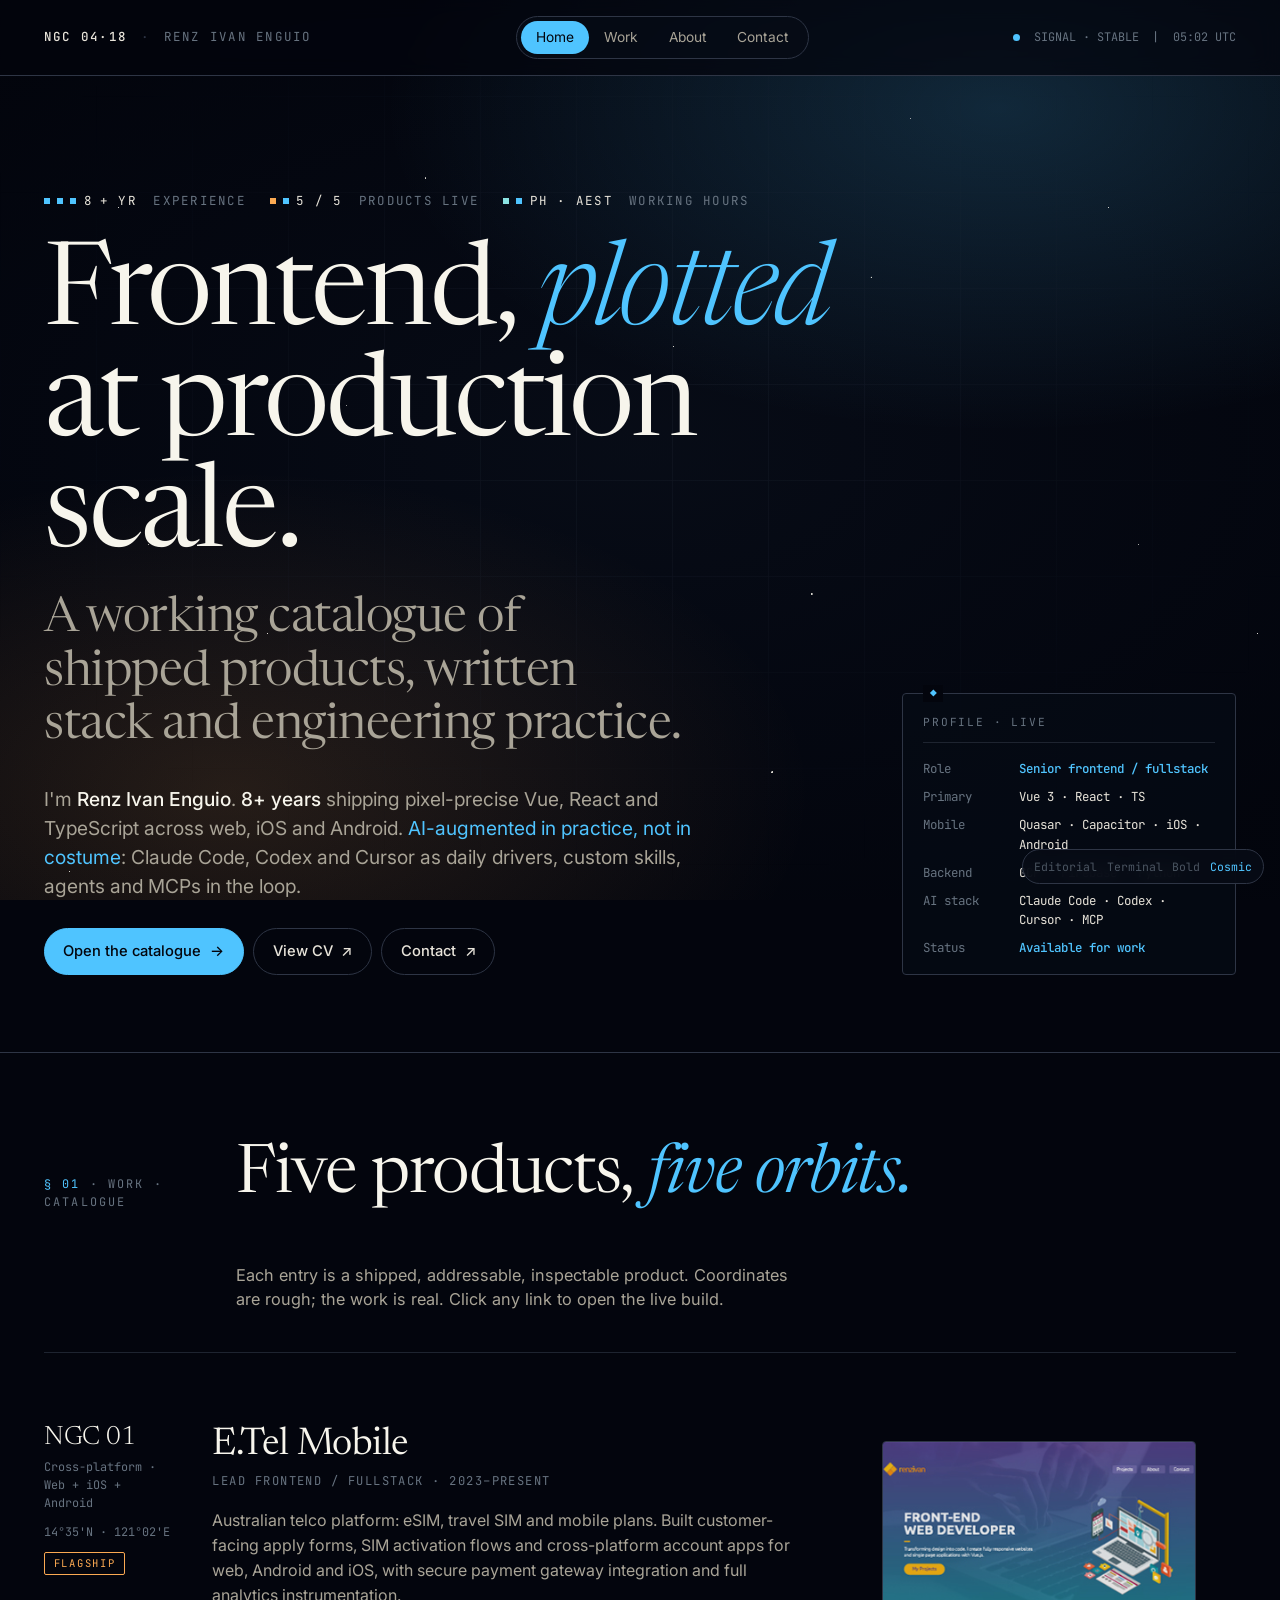
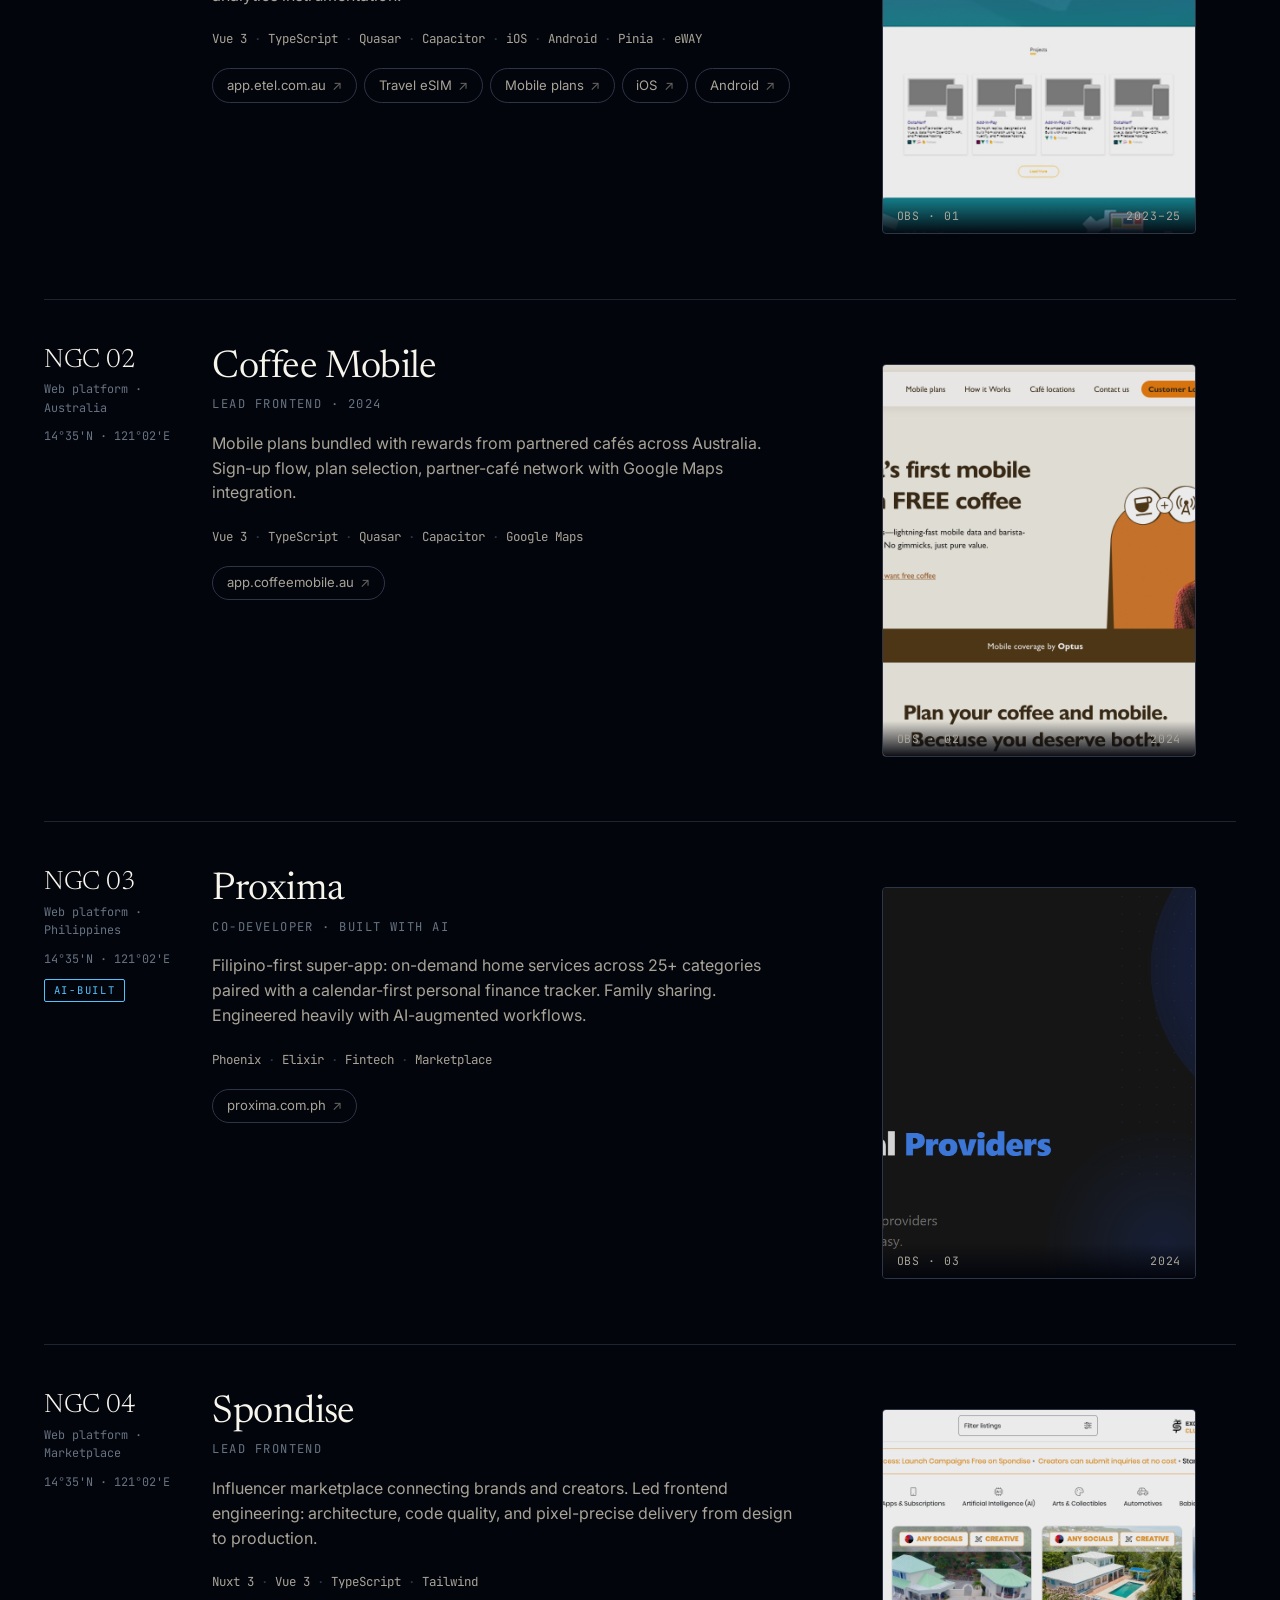
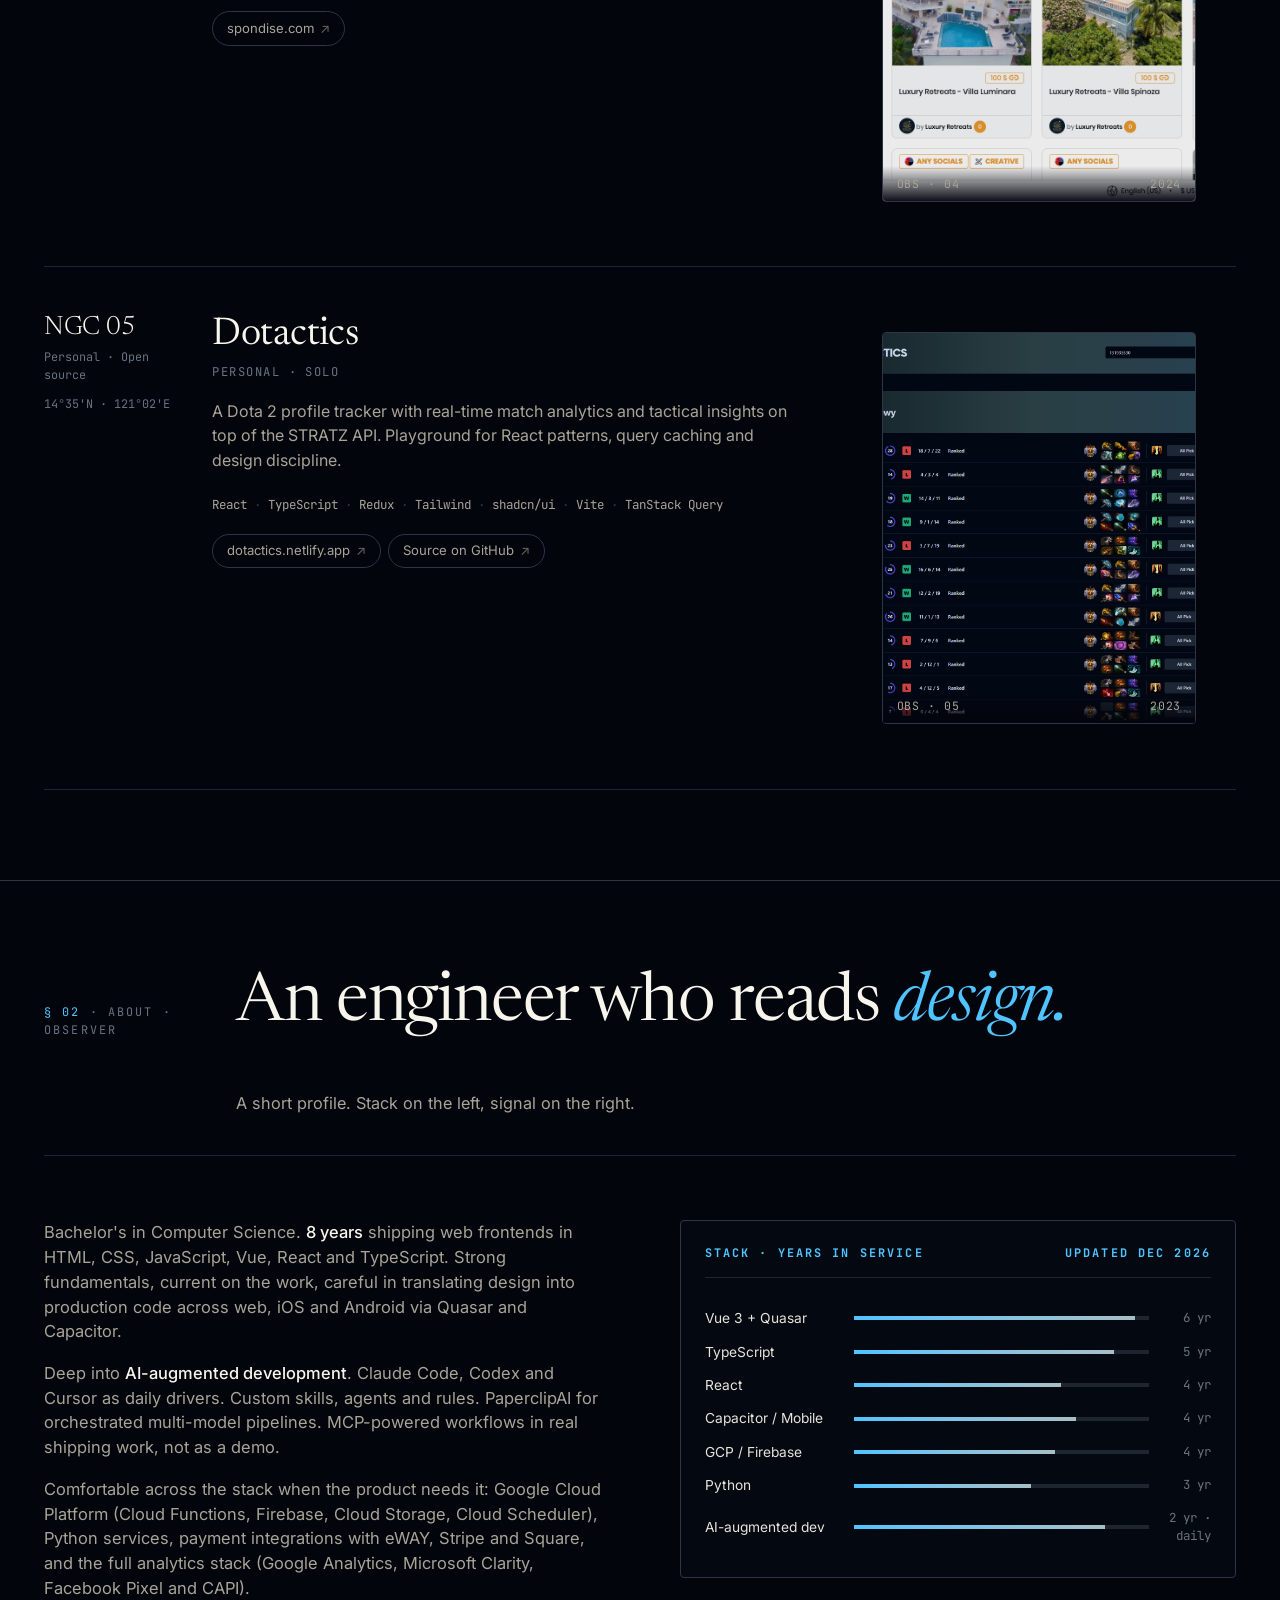
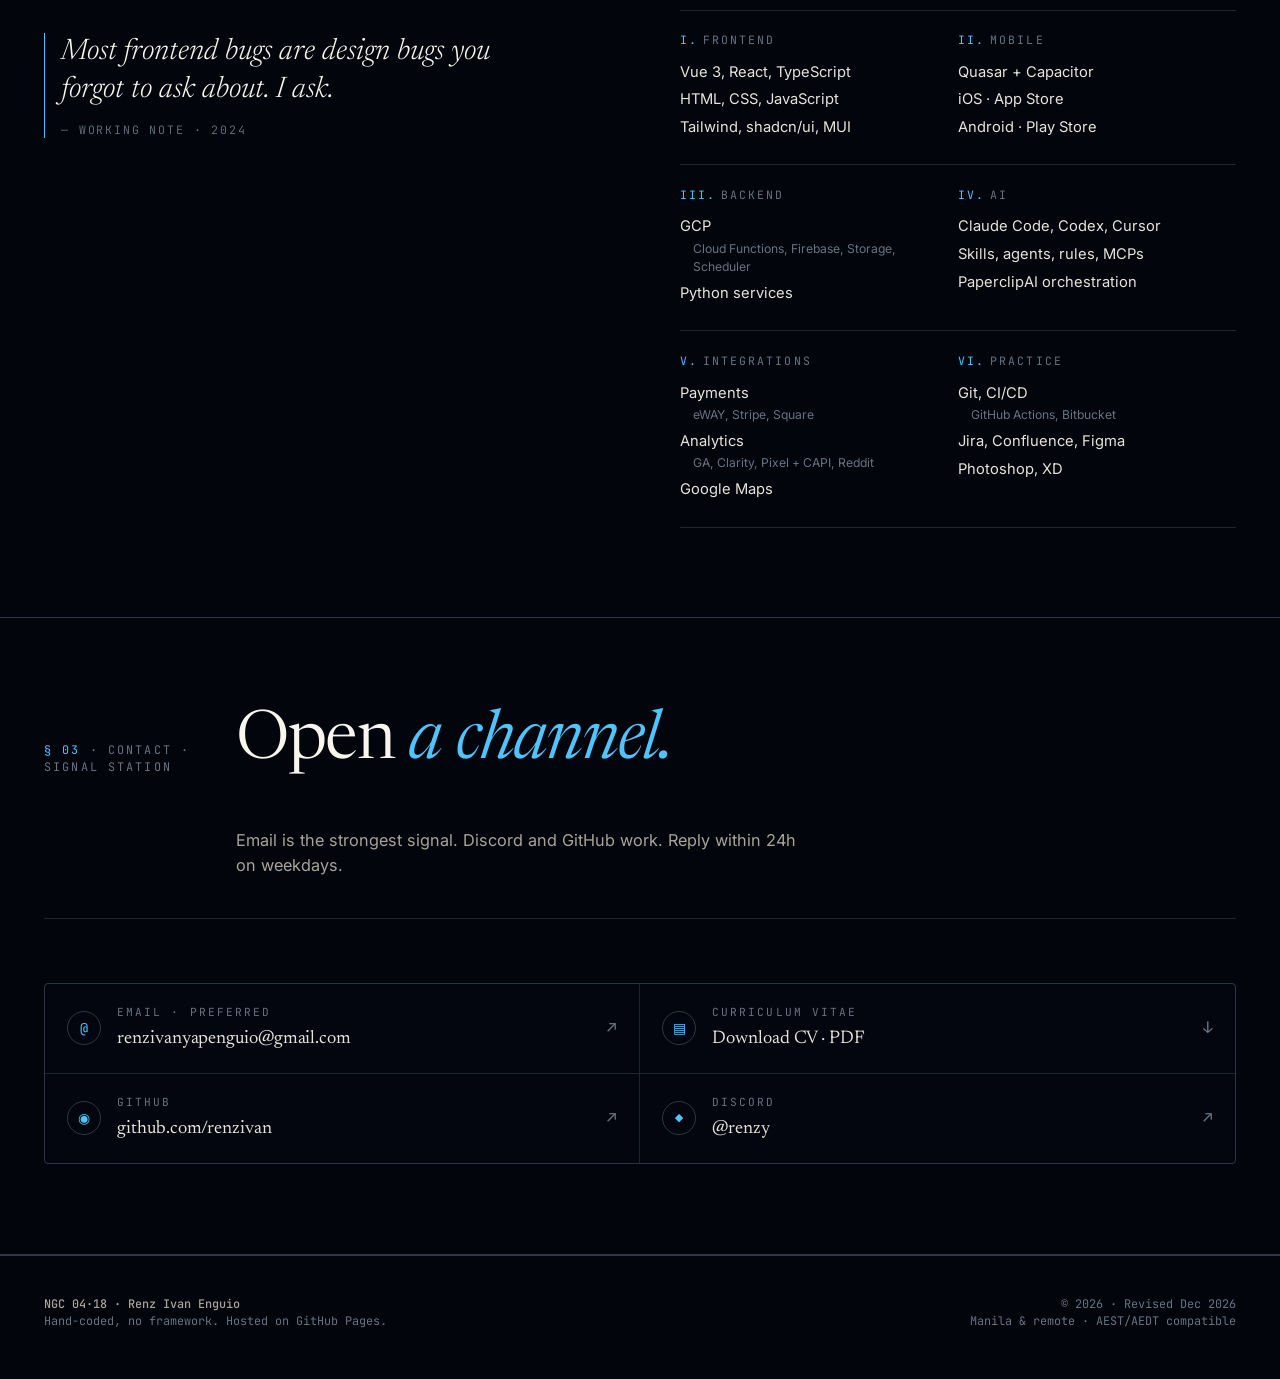
<file: index-cosmic.html>
<!DOCTYPE html>
<html lang="en">
<head>
<meta charset="UTF-8" />
<link rel="icon" type="image/svg+xml" href="assets/favicon.svg" />
<meta name="viewport" content="width=device-width, initial-scale=1" />
<title>Renz Ivan Enguio — Frontend engineer, plotted at scale.</title>
<meta name="description" content="A research-grade portfolio. Eight years shipping Vue, React, TypeScript and Quasar. AI-augmented practice." />

<link rel="preconnect" href="https://fonts.googleapis.com" />
<link rel="preconnect" href="https://fonts.gstatic.com" crossorigin />
<link href="https://fonts.googleapis.com/css2?family=Newsreader:ital,opsz,wght@0,6..72,300..600;1,6..72,300..500&family=Inter:wght@300;400;500;600&family=JetBrains+Mono:wght@400;500&display=swap" rel="stylesheet" />

<style>
  :root {
    --void:        oklch(0.115 0.022 265);
    --deep:        oklch(0.155 0.024 265);
    --mid:         oklch(0.21 0.028 265);
    --line:        oklch(0.33 0.030 265);
    --line-soft:   oklch(0.26 0.025 265);
    --star:        oklch(0.97 0.012 95);
    --text:        oklch(0.92 0.015 90);
    --text-soft:   oklch(0.72 0.020 90);
    --text-mute:   oklch(0.55 0.025 250);
    --signal:      oklch(0.78 0.135 235);  /* star-blue */
    --warm:        oklch(0.80 0.140 65);   /* warm beacon */
    --accent:      oklch(0.86 0.085 195);  /* faint cyan */

    --serif: 'Newsreader', 'Times New Roman', serif;
    --sans: 'Inter', system-ui, sans-serif;
    --mono: 'JetBrains Mono', ui-monospace, monospace;

    --pad: clamp(1.25rem, 4vw, 2.75rem);
  }

  *, *::before, *::after { box-sizing: border-box; }
  html { -webkit-text-size-adjust: 100%; scroll-behavior: smooth; }
  body {
    margin: 0;
    background: var(--void);
    color: var(--text);
    font-family: var(--sans);
    font-size: 16.5px;
    line-height: 1.5;
    -webkit-font-smoothing: antialiased;
    text-rendering: optimizeLegibility;
    overflow-x: hidden;
  }
  a { color: inherit; text-decoration: none; }
  a:focus-visible, button:focus-visible {
    outline: 1.5px solid var(--signal);
    outline-offset: 4px;
    border-radius: 2px;
  }
  ::selection { background: var(--signal); color: var(--void); }

  /* Background: layered radial depth, no animated blur particles */
  .skybox {
    position: fixed;
    inset: 0;
    z-index: -2;
    background:
      radial-gradient(ellipse 80% 60% at 78% 12%, color-mix(in oklab, var(--signal) 18%, transparent), transparent 60%),
      radial-gradient(ellipse 70% 55% at 18% 88%, color-mix(in oklab, var(--warm) 14%, transparent), transparent 65%),
      radial-gradient(ellipse 100% 80% at 50% 50%, color-mix(in oklab, var(--deep) 100%, transparent) 0%, var(--void) 70%);
  }
  .stars {
    position: fixed;
    inset: 0;
    z-index: -1;
    pointer-events: none;
    background:
      radial-gradient(1px 1px at 12% 21%, var(--star) 50%, transparent 60%),
      radial-gradient(1px 1px at 27% 64%, var(--star) 50%, transparent 60%),
      radial-gradient(1.4px 1.4px at 43% 18%, var(--star) 50%, transparent 60%),
      radial-gradient(0.8px 0.8px at 55% 80%, color-mix(in oklab, var(--star) 80%, transparent) 50%, transparent 60%),
      radial-gradient(1px 1px at 68% 35%, var(--star) 50%, transparent 60%),
      radial-gradient(1.6px 1.6px at 82% 60%, var(--star) 50%, transparent 60%),
      radial-gradient(1px 1px at 92% 12%, color-mix(in oklab, var(--star) 75%, transparent) 50%, transparent 60%),
      radial-gradient(1px 1px at 7% 88%, var(--star) 50%, transparent 60%),
      radial-gradient(0.8px 0.8px at 35% 41%, color-mix(in oklab, var(--star) 70%, transparent) 50%, transparent 60%),
      radial-gradient(1.8px 1.8px at 78% 78%, var(--star) 50%, transparent 60%),
      radial-gradient(1px 1px at 15% 55%, color-mix(in oklab, var(--star) 80%, transparent) 50%, transparent 60%),
      radial-gradient(1.3px 1.3px at 88% 28%, var(--star) 50%, transparent 60%),
      radial-gradient(0.6px 0.6px at 63% 9%, color-mix(in oklab, var(--star) 65%, transparent) 50%, transparent 60%),
      radial-gradient(0.7px 0.7px at 49% 33%, color-mix(in oklab, var(--star) 75%, transparent) 50%, transparent 60%),
      radial-gradient(0.6px 0.6px at 22% 92%, color-mix(in oklab, var(--star) 60%, transparent) 50%, transparent 60%);
    background-size: 110vmin 110vmin;
    opacity: 0.85;
  }

  /* Grid measurement overlay — astronomical chart */
  .grid-overlay {
    position: fixed;
    inset: 0;
    z-index: -1;
    pointer-events: none;
    background-image:
      linear-gradient(color-mix(in oklab, var(--line) 70%, transparent) 1px, transparent 1px),
      linear-gradient(90deg, color-mix(in oklab, var(--line) 70%, transparent) 1px, transparent 1px);
    background-size: 96px 96px;
    mask-image: radial-gradient(ellipse 65% 60% at 50% 45%, black, transparent 90%);
    -webkit-mask-image: radial-gradient(ellipse 65% 60% at 50% 45%, black, transparent 90%);
    opacity: 0.32;
  }

  .skip-link {
    position: absolute; left: 1rem; top: -3rem;
    padding: 0.5rem 1rem; background: var(--signal); color: var(--void);
    transition: top 200ms cubic-bezier(.2,.8,.2,1); z-index: 50;
  }
  .skip-link:focus { top: 1rem; }

  /* Top instrument bar */
  .instrument {
    display: grid;
    grid-template-columns: auto 1fr auto;
    align-items: center;
    gap: 1.5rem;
    padding: 1rem var(--pad);
    border-bottom: 1px solid var(--line);
    background: color-mix(in oklab, var(--void) 70%, transparent);
    backdrop-filter: blur(10px);
    -webkit-backdrop-filter: blur(10px);
    position: sticky; top: 0; z-index: 30;
  }
  .instrument .designation {
    font-family: var(--mono);
    font-size: 0.78rem;
    letter-spacing: 0.18em;
    text-transform: uppercase;
    color: var(--text-mute);
    display: flex; gap: 0.85rem; align-items: center;
  }
  .instrument .designation .id {
    color: var(--text);
    font-weight: 500;
  }
  .instrument .designation .sep { color: var(--line); }

  .instrument nav {
    justify-self: center;
    display: flex; gap: 0;
    font-size: 0.86rem;
    border: 1px solid var(--line);
    border-radius: 999px;
    padding: 0.25rem;
    background: color-mix(in oklab, var(--deep) 70%, transparent);
  }
  .instrument nav a {
    padding: 0.4rem 0.95rem;
    color: var(--text-soft);
    border-radius: 999px;
    transition: background 180ms, color 180ms;
  }
  .instrument nav a:hover { color: var(--star); }
  .instrument nav a.active { background: var(--signal); color: var(--void); }

  .instrument .telemetry {
    justify-self: end;
    font-family: var(--mono);
    font-size: 0.74rem;
    color: var(--text-mute);
    display: flex; gap: 0.85rem; align-items: center;
  }
  .instrument .telemetry .dot {
    width: 7px; height: 7px; border-radius: 50%;
    background: var(--signal);
    box-shadow: 0 0 0 0 var(--signal);
    animation: blip 2.4s cubic-bezier(.2,.7,.2,1) infinite;
  }
  @keyframes blip {
    0% { box-shadow: 0 0 0 0 color-mix(in oklab, var(--signal) 60%, transparent); }
    70% { box-shadow: 0 0 0 10px transparent; }
    100% { box-shadow: 0 0 0 0 transparent; }
  }
  @media (max-width: 720px) {
    .instrument { grid-template-columns: auto auto; }
    .instrument .telemetry { display: none; }
    .instrument nav { font-size: 0.8rem; }
  }

  main { position: relative; }

  /* HERO */
  .hero {
    padding: clamp(3rem, 9vw, 7.5rem) var(--pad) clamp(2.5rem, 6vw, 5rem);
    display: grid;
    grid-template-columns: minmax(0, 1fr) clamp(220px, 28%, 380px);
    gap: clamp(1.5rem, 4vw, 3rem);
    align-items: end;
    border-bottom: 1px solid var(--line);
    position: relative;
  }
  @media (max-width: 880px) { .hero { grid-template-columns: 1fr; } }

  .hero .catalog {
    font-family: var(--mono);
    font-size: 0.78rem;
    letter-spacing: 0.18em;
    text-transform: uppercase;
    color: var(--text-mute);
    margin-bottom: 2rem;
    display: flex; gap: 1.5rem; flex-wrap: wrap;
  }
  .hero .catalog span { display: inline-flex; gap: 0.45rem; }
  .hero .catalog span::before {
    content: '';
    width: 6px; height: 6px;
    background: var(--signal);
    margin-top: 0.5em;
    border-radius: 0;
  }
  .hero .catalog span:nth-child(2)::before { background: var(--warm); }
  .hero .catalog span:nth-child(3)::before { background: var(--accent); }
  .hero .catalog .v { color: var(--text); }

  .hero h1 {
    font-family: var(--serif);
    font-weight: 360;
    font-variation-settings: 'opsz' 72;
    font-size: clamp(3rem, 9vw, 8.5rem);
    letter-spacing: -0.025em;
    line-height: 0.96;
    margin: 0 0 2rem;
    color: var(--star);
    max-width: 14ch;
  }
  .hero h1 em {
    font-style: italic;
    font-weight: 300;
    color: var(--signal);
  }
  .hero h1 .small {
    display: block;
    font-size: 0.42em;
    color: var(--text-soft);
    font-style: normal;
    letter-spacing: -0.01em;
    line-height: 1.1;
    margin-top: 0.4em;
    max-width: 22ch;
  }

  .hero .lede {
    font-size: clamp(1.05rem, 1.5vw, 1.25rem);
    line-height: 1.5;
    color: var(--text-soft);
    max-width: 56ch;
    margin: 0 0 1.75rem;
  }
  .hero .lede b { color: var(--star); font-weight: 500; }
  .hero .lede .k { color: var(--signal); }

  .hero .actions {
    display: flex; flex-wrap: wrap; gap: 0.6rem;
    margin-top: 1.5rem;
  }
  .btn {
    display: inline-flex; align-items: center; gap: 0.55rem;
    padding: 0.7rem 1.15rem;
    border-radius: 999px;
    font-size: 0.92rem;
    font-weight: 500;
    border: 1px solid var(--line);
    color: var(--text);
    background: transparent;
    transition: border-color 200ms cubic-bezier(.2,.7,.2,1),
                color 200ms,
                background 200ms,
                transform 200ms;
    cursor: pointer;
  }
  .btn:hover {
    border-color: var(--signal);
    color: var(--signal);
    transform: translateY(-1px);
  }
  .btn.primary { background: var(--signal); color: var(--void); border-color: var(--signal); }
  .btn.primary:hover { background: var(--star); color: var(--void); border-color: var(--star); }
  .btn .arrow { transition: transform 200ms; }
  .btn:hover .arrow { transform: translateX(2px); }

  /* Hero sidebar: telemetry card */
  .hero .panel {
    background: color-mix(in oklab, var(--deep) 70%, transparent);
    border: 1px solid var(--line);
    border-radius: 4px;
    padding: 1.25rem 1.25rem 1rem;
    font-family: var(--mono);
    font-size: 0.78rem;
    line-height: 1.55;
    position: relative;
  }
  .hero .panel::before {
    content: '◆';
    position: absolute; top: -0.6rem; left: 1.25rem;
    color: var(--signal);
    background: var(--void);
    padding: 0 0.4rem;
    font-size: 0.7rem;
  }
  .hero .panel .head {
    color: var(--text-mute);
    text-transform: uppercase;
    letter-spacing: 0.16em;
    font-size: 0.7rem;
    margin-bottom: 1rem;
    padding-bottom: 0.65rem;
    border-bottom: 1px solid var(--line-soft);
  }
  .hero .panel dl { margin: 0; display: grid; gap: 0.55rem; }
  .hero .panel dl > div { display: grid; grid-template-columns: 5.5rem 1fr; gap: 0.5rem; align-items: baseline; }
  .hero .panel dt { color: var(--text-mute); }
  .hero .panel dd { margin: 0; color: var(--text); }
  .hero .panel dd b { color: var(--signal); font-weight: 500; }

  /* Section heading pattern */
  .section {
    padding: clamp(3rem, 7vw, 6rem) var(--pad);
    border-bottom: 1px solid var(--line);
    position: relative;
  }
  .section-head {
    display: grid;
    grid-template-columns: 10rem 1fr;
    gap: 2rem;
    align-items: end;
    margin-bottom: clamp(2.5rem, 5vw, 4rem);
    padding-bottom: 1.5rem;
    border-bottom: 1px solid var(--line-soft);
  }
  @media (max-width: 720px) { .section-head { grid-template-columns: 1fr; gap: 0.5rem; } }

  .section-head .ix {
    font-family: var(--mono);
    font-size: 0.74rem;
    text-transform: uppercase;
    letter-spacing: 0.18em;
    color: var(--text-mute);
  }
  .section-head .ix .pos { color: var(--signal); }
  .section-head h2 {
    font-family: var(--serif);
    font-weight: 360;
    font-variation-settings: 'opsz' 60;
    font-size: clamp(2.25rem, 5.5vw, 4.25rem);
    letter-spacing: -0.02em;
    line-height: 1.02;
    margin: 0;
    color: var(--star);
  }
  .section-head h2 em { font-style: italic; color: var(--signal); }
  .section-head .deck {
    grid-column: 2;
    margin-top: 1.2rem;
    max-width: 56ch;
    color: var(--text-soft);
    font-size: 1.02rem;
  }
  @media (max-width: 720px) { .section-head .deck { grid-column: 1; } }

  /* Work: catalog entries */
  .work { display: flex; flex-direction: column; }
  .entry {
    display: grid;
    grid-template-columns: clamp(80px, 12%, 130px) minmax(0, 1.5fr) minmax(0, 1fr);
    gap: clamp(1.25rem, 3vw, 2.5rem);
    padding: clamp(2rem, 4vw, 3rem) 0;
    border-top: 1px solid var(--line-soft);
    align-items: start;
    position: relative;
    transition: background 250ms;
  }
  .entry:first-child { border-top: none; padding-top: 0.5rem; }
  .entry:last-child { border-bottom: 1px solid var(--line-soft); }
  .entry:hover { background: color-mix(in oklab, var(--deep) 25%, transparent); }
  @media (max-width: 880px) {
    .entry { grid-template-columns: 4rem 1fr; gap: 1rem; }
    .entry .visual { grid-column: 1 / -1; grid-row: 2; margin-top: 1.25rem; }
  }

  .entry .meta {
    font-family: var(--mono);
    font-size: 0.74rem;
    color: var(--text-mute);
    line-height: 1.55;
  }
  .entry .meta .ngc {
    font-size: 1.65rem;
    color: var(--star);
    font-family: var(--serif);
    font-weight: 320;
    line-height: 1;
    display: block;
    margin-bottom: 0.4rem;
    letter-spacing: -0.01em;
  }
  .entry .meta .flag {
    display: inline-block;
    margin-top: 0.65rem;
    padding: 0.15rem 0.55rem;
    border: 1px solid var(--signal);
    color: var(--signal);
    border-radius: 2px;
    font-size: 0.66rem;
    text-transform: uppercase;
    letter-spacing: 0.16em;
  }
  .entry .meta .flag.warm { border-color: var(--warm); color: var(--warm); }
  .entry .meta .coords {
    margin-top: 0.65rem;
    display: block;
    font-variant-numeric: tabular-nums;
  }

  .entry h3 {
    font-family: var(--serif);
    font-weight: 380;
    font-variation-settings: 'opsz' 36;
    font-size: clamp(1.85rem, 3vw, 2.5rem);
    letter-spacing: -0.015em;
    line-height: 1.05;
    margin: 0 0 0.45rem;
    color: var(--star);
  }
  .entry .role {
    font-family: var(--mono);
    font-size: 0.76rem;
    text-transform: uppercase;
    letter-spacing: 0.12em;
    color: var(--text-mute);
    margin-bottom: 1.1rem;
  }
  .entry p.desc {
    color: var(--text-soft);
    margin: 0 0 1.25rem;
    max-width: 58ch;
    font-size: 1rem;
    line-height: 1.55;
  }
  .entry .stack {
    font-family: var(--mono);
    font-size: 0.78rem;
    color: var(--text-mute);
    margin-bottom: 1.1rem;
    line-height: 1.85;
  }
  .entry .stack span { color: var(--text-soft); }
  .entry .stack span:not(:last-child)::after {
    content: ' · ';
    color: var(--line);
  }
  .entry .links { display: flex; flex-wrap: wrap; gap: 0.45rem; }
  .entry .links a {
    display: inline-flex; align-items: center; gap: 0.4rem;
    padding: 0.4rem 0.85rem;
    border: 1px solid var(--line);
    border-radius: 999px;
    font-size: 0.82rem;
    color: var(--text-soft);
    transition: all 180ms;
  }
  .entry .links a:hover {
    border-color: var(--signal);
    color: var(--signal);
    transform: translateY(-1px);
  }
  .entry .links a::after { content: '↗'; opacity: 0.6; }

  .entry .visual {
    aspect-ratio: 4/5;
    border: 1px solid var(--line);
    border-radius: 4px;
    overflow: hidden;
    position: relative;
    background: var(--deep);
  }
  .entry .visual img {
    width: 100%; height: 100%;
    object-fit: cover;
    transition: transform 700ms cubic-bezier(.2,.7,.2,1), filter 700ms;
    filter: saturate(0.9) brightness(0.92);
  }
  .entry:hover .visual img {
    transform: scale(1.04);
    filter: saturate(1) brightness(1);
  }
  .entry .visual .observation {
    position: absolute; left: 0; right: 0; bottom: 0;
    padding: 0.55rem 0.85rem;
    font-family: var(--mono);
    font-size: 0.72rem;
    color: var(--text-soft);
    background: linear-gradient(to top, color-mix(in oklab, var(--void) 95%, transparent), transparent);
    letter-spacing: 0.08em;
    text-transform: uppercase;
    display: flex; justify-content: space-between;
  }

  /* About */
  .about {
    display: grid;
    grid-template-columns: minmax(0, 1.05fr) minmax(0, 1fr);
    gap: clamp(2rem, 4vw, 4rem);
  }
  @media (max-width: 880px) { .about { grid-template-columns: 1fr; } }
  .about-body p {
    margin: 0 0 1.05rem;
    max-width: 56ch;
    color: var(--text-soft);
  }
  .about-body p b { color: var(--star); font-weight: 500; }
  .about-body .quote {
    font-family: var(--serif);
    font-style: italic;
    font-weight: 320;
    font-size: clamp(1.45rem, 2.5vw, 1.85rem);
    line-height: 1.3;
    color: var(--star);
    border-left: 1px solid var(--signal);
    padding-left: 1rem;
    margin: 2rem 0;
    max-width: 28ch;
  }
  .about-body .quote small {
    display: block;
    font-family: var(--mono);
    font-style: normal;
    font-size: 0.72rem;
    text-transform: uppercase;
    letter-spacing: 0.16em;
    color: var(--text-mute);
    margin-top: 0.85rem;
  }

  /* Skill chart — radial-feel via lines */
  .skill-chart {
    border: 1px solid var(--line);
    border-radius: 4px;
    padding: 1.5rem;
    background: color-mix(in oklab, var(--deep) 50%, transparent);
  }
  .skill-chart h3 {
    font-family: var(--mono);
    font-size: 0.74rem;
    letter-spacing: 0.18em;
    text-transform: uppercase;
    color: var(--text-mute);
    margin: 0 0 1.5rem;
    padding-bottom: 0.85rem;
    border-bottom: 1px solid var(--line-soft);
    display: flex; justify-content: space-between;
  }
  .skill-chart h3 span { color: var(--signal); }
  .skill-chart .row {
    display: grid;
    grid-template-columns: 8.5rem 1fr 3rem;
    gap: 0.85rem;
    align-items: center;
    padding: 0.4rem 0;
    font-size: 0.86rem;
  }
  .skill-chart .row .lbl { color: var(--text); }
  .skill-chart .row .bar {
    height: 4px;
    background: var(--line-soft);
    border-radius: 0;
    overflow: hidden;
    position: relative;
  }
  .skill-chart .row .bar::after {
    content: '';
    position: absolute; left: 0; top: 0; bottom: 0;
    width: var(--w, 0%);
    background: linear-gradient(90deg, var(--signal), color-mix(in oklab, var(--signal) 60%, var(--warm)));
    transition: width 1.2s cubic-bezier(.2,.7,.2,1);
  }
  .skill-chart .row.in .bar::after { width: var(--w, 0%); }
  .skill-chart .row:not(.in) .bar::after { width: 0; }
  .skill-chart .row .yrs {
    font-family: var(--mono);
    font-size: 0.78rem;
    color: var(--text-mute);
    font-variant-numeric: tabular-nums;
    text-align: right;
  }

  .caps {
    display: grid;
    grid-template-columns: repeat(auto-fit, minmax(220px, 1fr));
    gap: 0;
    margin-top: 2rem;
    border-top: 1px solid var(--line-soft);
  }
  .caps dl {
    margin: 0;
    padding: 1.3rem 0;
    border-bottom: 1px solid var(--line-soft);
    padding-right: 1rem;
  }
  .caps dt {
    font-family: var(--mono);
    font-size: 0.72rem;
    color: var(--text-mute);
    text-transform: uppercase;
    letter-spacing: 0.18em;
    margin-bottom: 0.75rem;
  }
  .caps dt .idx { color: var(--signal); margin-right: 0.45em; }
  .caps dd {
    margin: 0 0 0.35rem;
    font-size: 0.92rem;
    color: var(--text);
  }
  .caps dd small {
    display: block;
    color: var(--text-mute);
    font-size: 0.76rem;
    padding-left: 0.85rem;
    margin-top: 0.15rem;
  }

  /* Contact: signal station */
  .contact-wrap {
    display: grid;
    grid-template-columns: 1fr 1fr;
    gap: 0;
    border: 1px solid var(--line);
    border-radius: 4px;
    overflow: hidden;
    background: color-mix(in oklab, var(--deep) 30%, transparent);
  }
  @media (max-width: 720px) { .contact-wrap { grid-template-columns: 1fr; } }
  .contact-wrap a {
    display: grid;
    grid-template-columns: auto 1fr auto;
    gap: 1rem;
    align-items: center;
    padding: 1.25rem 1.4rem;
    border-bottom: 1px solid var(--line-soft);
    border-right: 1px solid var(--line-soft);
    transition: background 200ms;
  }
  .contact-wrap a:nth-child(even) { border-right: none; }
  .contact-wrap a:nth-last-child(-n+2) { border-bottom: none; }
  @media (max-width: 720px) {
    .contact-wrap a { border-right: none; }
    .contact-wrap a:nth-last-child(-n+2) { border-bottom: 1px solid var(--line-soft); }
    .contact-wrap a:last-child { border-bottom: none; }
  }
  .contact-wrap a:hover { background: color-mix(in oklab, var(--signal) 9%, transparent); }
  .contact-wrap a:hover .name { color: var(--signal); }
  .contact-wrap .glyph {
    width: 34px; height: 34px; border-radius: 50%;
    border: 1px solid var(--line);
    display: grid; place-items: center;
    color: var(--signal);
    font-family: var(--mono);
    font-size: 0.85rem;
  }
  .contact-wrap .name {
    font-family: var(--serif);
    font-size: 1.15rem;
    letter-spacing: -0.005em;
    color: var(--text);
    transition: color 200ms;
  }
  .contact-wrap .name small {
    display: block;
    font-family: var(--mono);
    font-size: 0.7rem;
    text-transform: uppercase;
    letter-spacing: 0.18em;
    color: var(--text-mute);
    margin-bottom: 0.3rem;
  }
  .contact-wrap .arrow {
    font-family: var(--mono);
    color: var(--text-mute);
    font-size: 1rem;
  }

  /* Footer */
  footer {
    padding: 2.5rem var(--pad) 3rem;
    font-family: var(--mono);
    font-size: 0.74rem;
    color: var(--text-mute);
    display: grid;
    grid-template-columns: 1fr 1fr;
    gap: 1rem;
    border-top: 1px solid var(--line);
  }
  @media (max-width: 720px) { footer { grid-template-columns: 1fr; } }
  footer .right { text-align: right; }
  @media (max-width: 720px) { footer .right { text-align: left; } }
  footer b { color: var(--text-soft); font-weight: 500; }

  /* Reveal */
  .reveal { opacity: 0; transform: translateY(28px); transition: opacity 700ms cubic-bezier(.2,.7,.2,1), transform 700ms cubic-bezier(.2,.7,.2,1); }
  .reveal.in { opacity: 1; transform: translateY(0); }

  @media (prefers-reduced-motion: reduce) {
    *, *::before, *::after {
      animation-duration: 0.001s !important;
      transition-duration: 0.001s !important;
    }
    html { scroll-behavior: auto; }
    .reveal { opacity: 1 !important; transform: none !important; }
  }

  .variant-switch {
    position: fixed;
    bottom: 1rem; right: 1rem;
    background: color-mix(in oklab, var(--deep) 90%, transparent);
    border: 1px solid var(--line);
    color: var(--text-mute);
    font-family: var(--mono);
    font-size: 0.72rem;
    padding: 0.5rem 0.7rem;
    border-radius: 999px;
    display: flex; gap: 0.6rem;
    z-index: 40;
    backdrop-filter: blur(8px);
  }
  .variant-switch a { color: var(--text-mute); opacity: 0.7; transition: opacity 180ms, color 180ms; }
  .variant-switch a:hover { opacity: 1; color: var(--text); }
  .variant-switch a.active { opacity: 1; color: var(--signal); }
</style>
</head>
<body>

<a href="#main" class="skip-link">Skip to content</a>

<div class="skybox" aria-hidden="true"></div>
<div class="stars" aria-hidden="true"></div>
<div class="grid-overlay" aria-hidden="true"></div>

<header class="instrument" role="banner">
  <div class="designation">
    <span class="id">NGC 04·18</span>
    <span class="sep">·</span>
    <span>Renz Ivan Enguio</span>
  </div>
  <nav aria-label="Primary">
    <a href="#home" class="active">Home</a>
    <a href="#work">Work</a>
    <a href="#about">About</a>
    <a href="#contact">Contact</a>
  </nav>
  <div class="telemetry">
    <span class="dot" aria-hidden="true"></span>
    <span>SIGNAL · STABLE</span>
    <span class="sep">|</span>
    <span><span id="now-utc"></span> UTC</span>
  </div>
</header>

<main id="main">

  <section class="hero" id="home" aria-labelledby="hero-title">
    <div>
      <div class="catalog">
        <span><span class="v"><span class="yoe">8</span>+ yr</span> &nbsp;experience</span>
        <span><span class="v">5 / 5</span> &nbsp;products live</span>
        <span><span class="v">PH · AEST</span> &nbsp;working hours</span>
      </div>

      <h1 id="hero-title" class="reveal">
        Frontend, <em>plotted</em><br/>at production scale.
        <span class="small">A working catalogue of shipped products, written stack and engineering practice.</span>
      </h1>

      <p class="lede reveal">
        I'm <b>Renz Ivan Enguio</b>. <b><span class="yoe">8</span>+ years</b> shipping pixel-precise Vue, React and TypeScript across web, iOS and Android. <span class="k">AI-augmented in practice, not in costume</span>: Claude Code, Codex and Cursor as daily drivers, custom skills, agents and MCPs in the loop.
      </p>

      <div class="actions reveal">
        <a class="btn primary" href="#work">Open the catalogue <span class="arrow" aria-hidden="true">→</span></a>
        <a class="btn" href="cv.pdf" target="_blank" rel="noopener">View CV <span class="arrow" aria-hidden="true">↗</span></a>
        <a class="btn" href="mailto:renzivanyapenguio@gmail.com">Contact <span class="arrow" aria-hidden="true">↗</span></a>
      </div>
    </div>

    <aside class="panel reveal" aria-label="Profile telemetry">
      <div class="head">PROFILE · LIVE</div>
      <dl>
        <div><dt>Role</dt><dd><b>Senior frontend / fullstack</b></dd></div>
        <div><dt>Primary</dt><dd>Vue 3 · React · TS</dd></div>
        <div><dt>Mobile</dt><dd>Quasar · Capacitor · iOS · Android</dd></div>
        <div><dt>Backend</dt><dd>GCP · Firebase · Python</dd></div>
        <div><dt>AI stack</dt><dd>Claude Code · Codex · Cursor · MCP</dd></div>
        <div><dt>Status</dt><dd><b>Available for work</b></dd></div>
      </dl>
    </aside>
  </section>

  <section class="section" id="work" aria-labelledby="work-title">
    <header class="section-head reveal">
      <div class="ix"><span class="pos">§ 01</span> · WORK · CATALOGUE</div>
      <h2 id="work-title">Five products, <em>five orbits.</em></h2>
      <p class="deck">Each entry is a shipped, addressable, inspectable product. Coordinates are rough; the work is real. Click any link to open the live build.</p>
    </header>

    <div class="work">

      <article class="entry reveal">
        <div class="meta">
          <span class="ngc">NGC 01</span>
          <span>Cross-platform · Web + iOS + Android</span>
          <span class="coords">14°35'N · 121°02'E</span>
          <span class="flag warm">Flagship</span>
        </div>
        <div>
          <h3>E.Tel Mobile</h3>
          <div class="role">Lead frontend / fullstack · 2023–present</div>
          <p class="desc">Australian telco platform: eSIM, travel SIM and mobile plans. Built customer-facing apply forms, SIM activation flows and cross-platform account apps for web, Android and iOS, with secure payment gateway integration and full analytics instrumentation.</p>
          <div class="stack">
            <span>Vue 3</span><span>TypeScript</span><span>Quasar</span><span>Capacitor</span><span>iOS</span><span>Android</span><span>Pinia</span><span>eWAY</span>
          </div>
          <div class="links">
            <a href="https://app.etel.com.au/" target="_blank" rel="noopener">app.etel.com.au</a>
            <a href="https://apply.etel.com.au/travelesim" target="_blank" rel="noopener">Travel eSIM</a>
            <a href="https://apply.etel.com.au/buysim/10gb-plan" target="_blank" rel="noopener">Mobile plans</a>
            <a href="https://apps.apple.com/au/app/etel-mobile-esims-made-easy/id6749548976" target="_blank" rel="noopener">iOS</a>
            <a href="https://play.google.com/store/apps/details?id=au.com.etel.myaccount" target="_blank" rel="noopener">Android</a>
          </div>
        </div>
        <figure class="visual">
          <img src="images/portfoliov2.jpg" alt="E.Tel Mobile app screens" loading="lazy" />
          <figcaption class="observation"><span>OBS · 01</span><span>2023–25</span></figcaption>
        </figure>
      </article>

      <article class="entry reveal">
        <div class="meta">
          <span class="ngc">NGC 02</span>
          <span>Web platform · Australia</span>
          <span class="coords">14°35'N · 121°02'E</span>
        </div>
        <div>
          <h3>Coffee Mobile</h3>
          <div class="role">Lead frontend · 2024</div>
          <p class="desc">Mobile plans bundled with rewards from partnered cafés across Australia. Sign-up flow, plan selection, partner-café network with Google Maps integration.</p>
          <div class="stack">
            <span>Vue 3</span><span>TypeScript</span><span>Quasar</span><span>Capacitor</span><span>Google Maps</span>
          </div>
          <div class="links">
            <a href="https://app.coffeemobile.au/signup" target="_blank" rel="noopener">app.coffeemobile.au</a>
          </div>
        </div>
        <figure class="visual">
          <img src="images/coffeemobile.png" alt="Coffee Mobile signup" loading="lazy" />
          <figcaption class="observation"><span>OBS · 02</span><span>2024</span></figcaption>
        </figure>
      </article>

      <article class="entry reveal">
        <div class="meta">
          <span class="ngc">NGC 03</span>
          <span>Web platform · Philippines</span>
          <span class="coords">14°35'N · 121°02'E</span>
          <span class="flag">AI-built</span>
        </div>
        <div>
          <h3>Proxima</h3>
          <div class="role">Co-developer · Built with AI</div>
          <p class="desc">Filipino-first super-app: on-demand home services across 25+ categories paired with a calendar-first personal finance tracker. Family sharing. Engineered heavily with AI-augmented workflows.</p>
          <div class="stack">
            <span>Phoenix</span><span>Elixir</span><span>Fintech</span><span>Marketplace</span>
          </div>
          <div class="links">
            <a href="https://proxima.com.ph/" target="_blank" rel="noopener">proxima.com.ph</a>
          </div>
        </div>
        <figure class="visual">
          <img src="images/proxima.png" alt="Proxima super-app" loading="lazy" />
          <figcaption class="observation"><span>OBS · 03</span><span>2024</span></figcaption>
        </figure>
      </article>

      <article class="entry reveal">
        <div class="meta">
          <span class="ngc">NGC 04</span>
          <span>Web platform · Marketplace</span>
          <span class="coords">14°35'N · 121°02'E</span>
        </div>
        <div>
          <h3>Spondise</h3>
          <div class="role">Lead frontend</div>
          <p class="desc">Influencer marketplace connecting brands and creators. Led frontend engineering: architecture, code quality, and pixel-precise delivery from design to production.</p>
          <div class="stack">
            <span>Nuxt 3</span><span>Vue 3</span><span>TypeScript</span><span>Tailwind</span>
          </div>
          <div class="links">
            <a href="https://www.spondise.com" target="_blank" rel="noopener">spondise.com</a>
          </div>
        </div>
        <figure class="visual">
          <img src="images/spondise.png" alt="Spondise marketplace" loading="lazy" />
          <figcaption class="observation"><span>OBS · 04</span><span>2024</span></figcaption>
        </figure>
      </article>

      <article class="entry reveal">
        <div class="meta">
          <span class="ngc">NGC 05</span>
          <span>Personal · Open source</span>
          <span class="coords">14°35'N · 121°02'E</span>
        </div>
        <div>
          <h3>Dotactics</h3>
          <div class="role">Personal · Solo</div>
          <p class="desc">A Dota 2 profile tracker with real-time match analytics and tactical insights on top of the STRATZ API. Playground for React patterns, query caching and design discipline.</p>
          <div class="stack">
            <span>React</span><span>TypeScript</span><span>Redux</span><span>Tailwind</span><span>shadcn/ui</span><span>Vite</span><span>TanStack Query</span>
          </div>
          <div class="links">
            <a href="https://dotactics.netlify.app/" target="_blank" rel="noopener">dotactics.netlify.app</a>
            <a href="https://github.com/renzivan/reactjs-dota2-profile-tracker" target="_blank" rel="noopener">Source on GitHub</a>
          </div>
        </div>
        <figure class="visual">
          <img src="images/dotactics.PNG" alt="Dotactics analytics" loading="lazy" />
          <figcaption class="observation"><span>OBS · 05</span><span>2023</span></figcaption>
        </figure>
      </article>

    </div>
  </section>

  <section class="section" id="about" aria-labelledby="about-title">
    <header class="section-head reveal">
      <div class="ix"><span class="pos">§ 02</span> · ABOUT · OBSERVER</div>
      <h2 id="about-title">An engineer who reads <em>design.</em></h2>
      <p class="deck">A short profile. Stack on the left, signal on the right.</p>
    </header>

    <div class="about">
      <div class="about-body reveal">
        <p>Bachelor's in Computer Science. <b><span class="yoe">8</span> years</b> shipping web frontends in HTML, CSS, JavaScript, Vue, React and TypeScript. Strong fundamentals, current on the work, careful in translating design into production code across web, iOS and Android via Quasar and Capacitor.</p>

        <p>Deep into <b>AI-augmented development</b>. Claude Code, Codex and Cursor as daily drivers. Custom skills, agents and rules. PaperclipAI for orchestrated multi-model pipelines. MCP-powered workflows in real shipping work, not as a demo.</p>

        <p>Comfortable across the stack when the product needs it: Google Cloud Platform (Cloud Functions, Firebase, Cloud Storage, Cloud Scheduler), Python services, payment integrations with eWAY, Stripe and Square, and the full analytics stack (Google Analytics, Microsoft Clarity, Facebook Pixel and CAPI).</p>

        <blockquote class="quote">
          Most frontend bugs are design bugs you forgot to ask about. I ask.
          <small>— Working note · 2024</small>
        </blockquote>
      </div>

      <div class="reveal">
        <div class="skill-chart" aria-label="Stack experience">
          <h3><span>STACK · YEARS IN SERVICE</span><span>UPDATED <span id="now-month"></span></span></h3>
          <div class="row" style="--w: 95%"><div class="lbl">Vue 3 + Quasar</div><div class="bar"></div><div class="yrs">6 yr</div></div>
          <div class="row" style="--w: 88%"><div class="lbl">TypeScript</div><div class="bar"></div><div class="yrs">5 yr</div></div>
          <div class="row" style="--w: 70%"><div class="lbl">React</div><div class="bar"></div><div class="yrs">4 yr</div></div>
          <div class="row" style="--w: 75%"><div class="lbl">Capacitor / Mobile</div><div class="bar"></div><div class="yrs">4 yr</div></div>
          <div class="row" style="--w: 68%"><div class="lbl">GCP / Firebase</div><div class="bar"></div><div class="yrs">4 yr</div></div>
          <div class="row" style="--w: 60%"><div class="lbl">Python</div><div class="bar"></div><div class="yrs">3 yr</div></div>
          <div class="row" style="--w: 85%"><div class="lbl">AI-augmented dev</div><div class="bar"></div><div class="yrs">2 yr · daily</div></div>
        </div>

        <div class="caps">
          <dl><dt><span class="idx">i.</span>Frontend</dt>
            <dd>Vue 3, React, TypeScript</dd>
            <dd>HTML, CSS, JavaScript</dd>
            <dd>Tailwind, shadcn/ui, MUI</dd>
          </dl>
          <dl><dt><span class="idx">ii.</span>Mobile</dt>
            <dd>Quasar + Capacitor</dd>
            <dd>iOS · App Store</dd>
            <dd>Android · Play Store</dd>
          </dl>
          <dl><dt><span class="idx">iii.</span>Backend</dt>
            <dd>GCP<small>Cloud Functions, Firebase, Storage, Scheduler</small></dd>
            <dd>Python services</dd>
          </dl>
          <dl><dt><span class="idx">iv.</span>AI</dt>
            <dd>Claude Code, Codex, Cursor</dd>
            <dd>Skills, agents, rules, MCPs</dd>
            <dd>PaperclipAI orchestration</dd>
          </dl>
          <dl><dt><span class="idx">v.</span>Integrations</dt>
            <dd>Payments<small>eWAY, Stripe, Square</small></dd>
            <dd>Analytics<small>GA, Clarity, Pixel + CAPI, Reddit</small></dd>
            <dd>Google Maps</dd>
          </dl>
          <dl><dt><span class="idx">vi.</span>Practice</dt>
            <dd>Git, CI/CD<small>GitHub Actions, Bitbucket</small></dd>
            <dd>Jira, Confluence, Figma</dd>
            <dd>Photoshop, XD</dd>
          </dl>
        </div>
      </div>
    </div>
  </section>

  <section class="section" id="contact" aria-labelledby="contact-title">
    <header class="section-head reveal">
      <div class="ix"><span class="pos">§ 03</span> · CONTACT · SIGNAL STATION</div>
      <h2 id="contact-title">Open <em>a channel.</em></h2>
      <p class="deck">Email is the strongest signal. Discord and GitHub work. Reply within 24h on weekdays.</p>
    </header>

    <div class="contact-wrap reveal">
      <a href="mailto:renzivanyapenguio@gmail.com">
        <span class="glyph">@</span>
        <span class="name"><small>EMAIL · PREFERRED</small>renzivanyapenguio@gmail.com</span>
        <span class="arrow">↗</span>
      </a>
      <a href="cv.pdf" target="_blank" rel="noopener">
        <span class="glyph">▤</span>
        <span class="name"><small>CURRICULUM VITAE</small>Download CV · PDF</span>
        <span class="arrow">↓</span>
      </a>
      <a href="https://github.com/renzivan" target="_blank" rel="noopener">
        <span class="glyph">◉</span>
        <span class="name"><small>GITHUB</small>github.com/renzivan</span>
        <span class="arrow">↗</span>
      </a>
      <a href="https://discordapp.com/users/460646553946816554" target="_blank" rel="noopener">
        <span class="glyph">◆</span>
        <span class="name"><small>DISCORD</small>@renzy</span>
        <span class="arrow">↗</span>
      </a>
    </div>
  </section>

</main>

<footer>
  <div>
    <b>NGC 04·18 · Renz Ivan Enguio</b><br/>
    Hand-coded, no framework. Hosted on GitHub Pages.
  </div>
  <div class="right">
    © <span id="year"></span> · Revised <span id="rev-date"></span><br/>
    Manila &amp; remote · AEST/AEDT compatible
  </div>
</footer>

<nav class="variant-switch" aria-label="Design variants">
  <a href="index-editorial.html">Editorial</a>
  <a href="index-terminal.html">Terminal</a>
  <a href="index-bold.html">Bold</a>
  <a href="index-cosmic.html" class="active">Cosmic</a>
</nav>

<script>
  (function () {
    const start = new Date(2018, 3, 1);
    const now = new Date();
    let y = now.getFullYear() - start.getFullYear();
    if (now.getMonth() < start.getMonth() || (now.getMonth() === start.getMonth() && now.getDate() < start.getDate())) y--;
    document.querySelectorAll('.yoe').forEach(el => el.textContent = y);

    document.getElementById('year').textContent = now.getFullYear();
    document.getElementById('rev-date').textContent = now.toLocaleDateString('en-AU', { year: 'numeric', month: 'short' });
    document.getElementById('now-month').textContent = now.toLocaleDateString('en-AU', { year: 'numeric', month: 'short' }).toUpperCase();

    function tickUTC() {
      const d = new Date();
      const pad = (n) => n.toString().padStart(2, '0');
      const t = `${pad(d.getUTCHours())}:${pad(d.getUTCMinutes())}`;
      const el = document.getElementById('now-utc'); if (el) el.textContent = t;
    }
    tickUTC(); setInterval(tickUTC, 30000);

    // Reveal observer
    const io = new IntersectionObserver((entries) => {
      entries.forEach((e) => {
        if (e.isIntersecting) {
          e.target.classList.add('in');
          io.unobserve(e.target);
        }
      });
    }, { threshold: 0.12 });
    document.querySelectorAll('.reveal, .skill-chart .row').forEach((el) => io.observe(el));
  })();
</script>
</body>
</html>
</file>
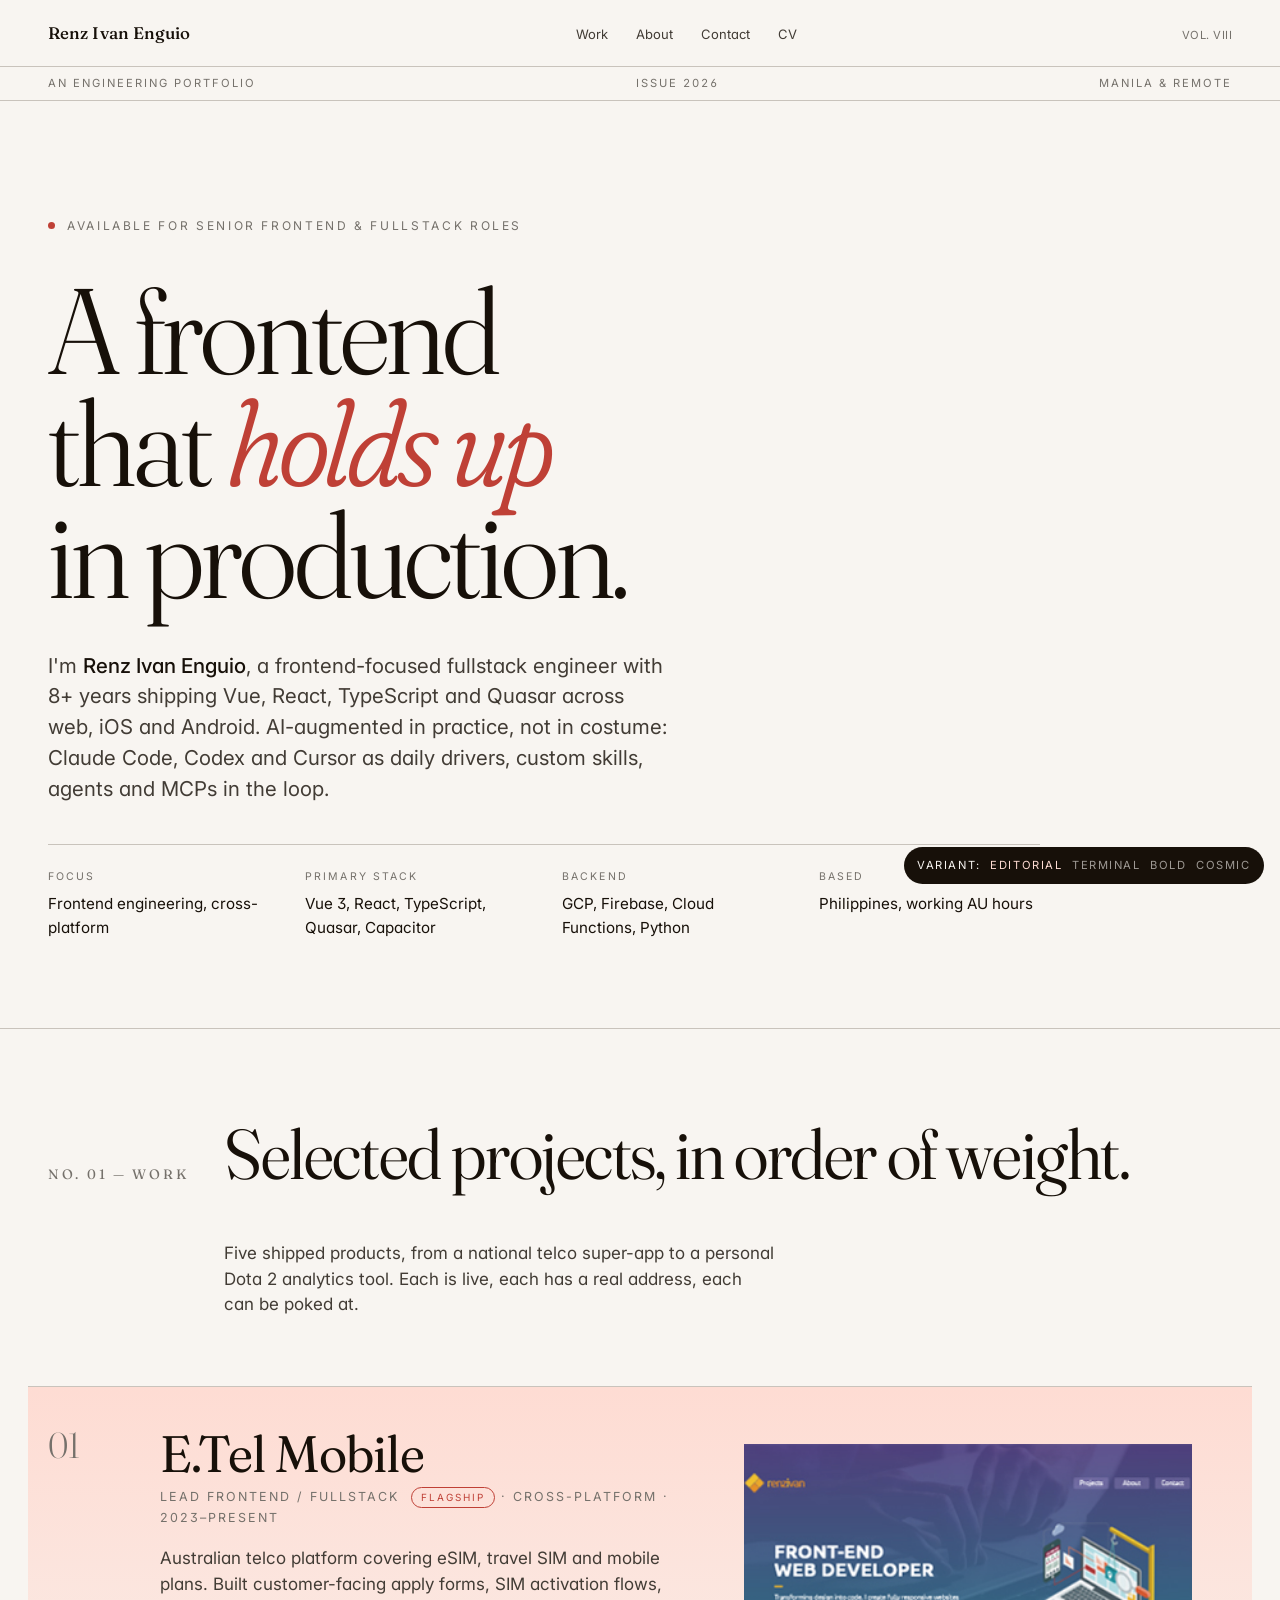
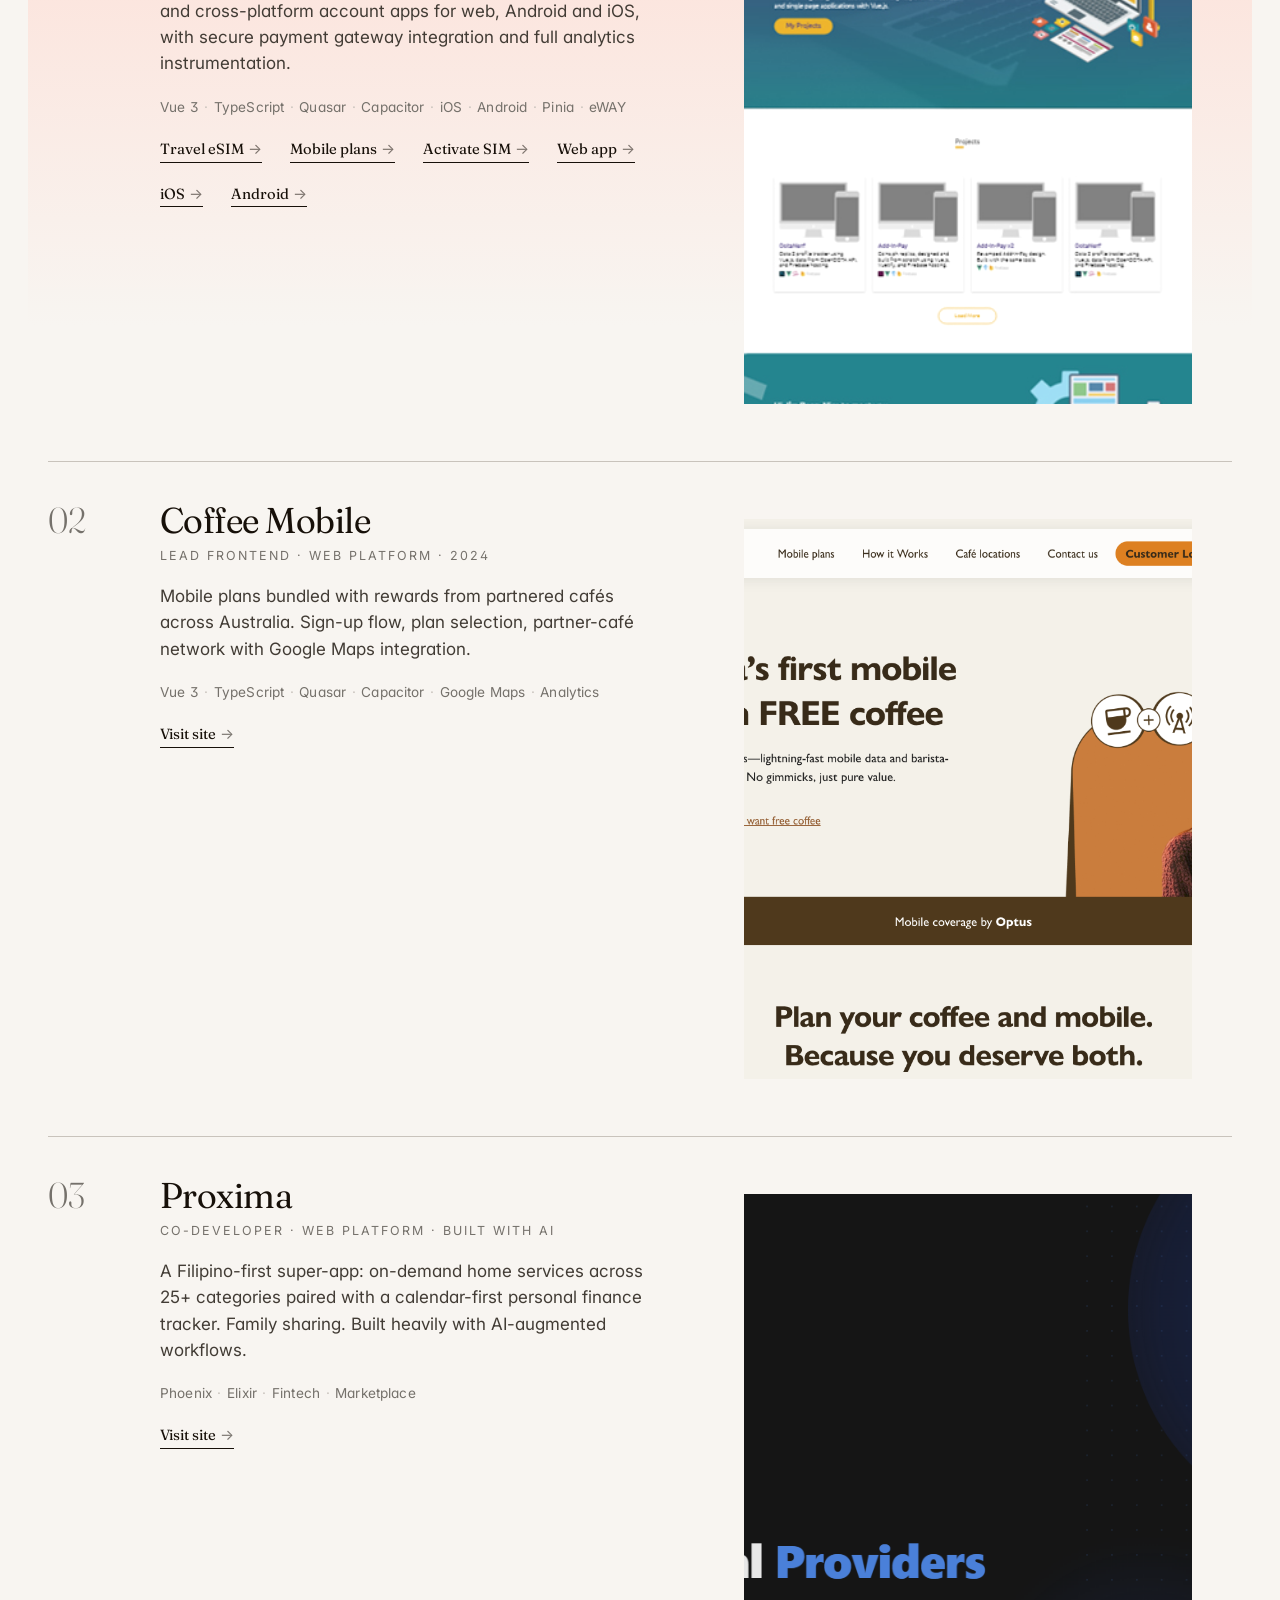
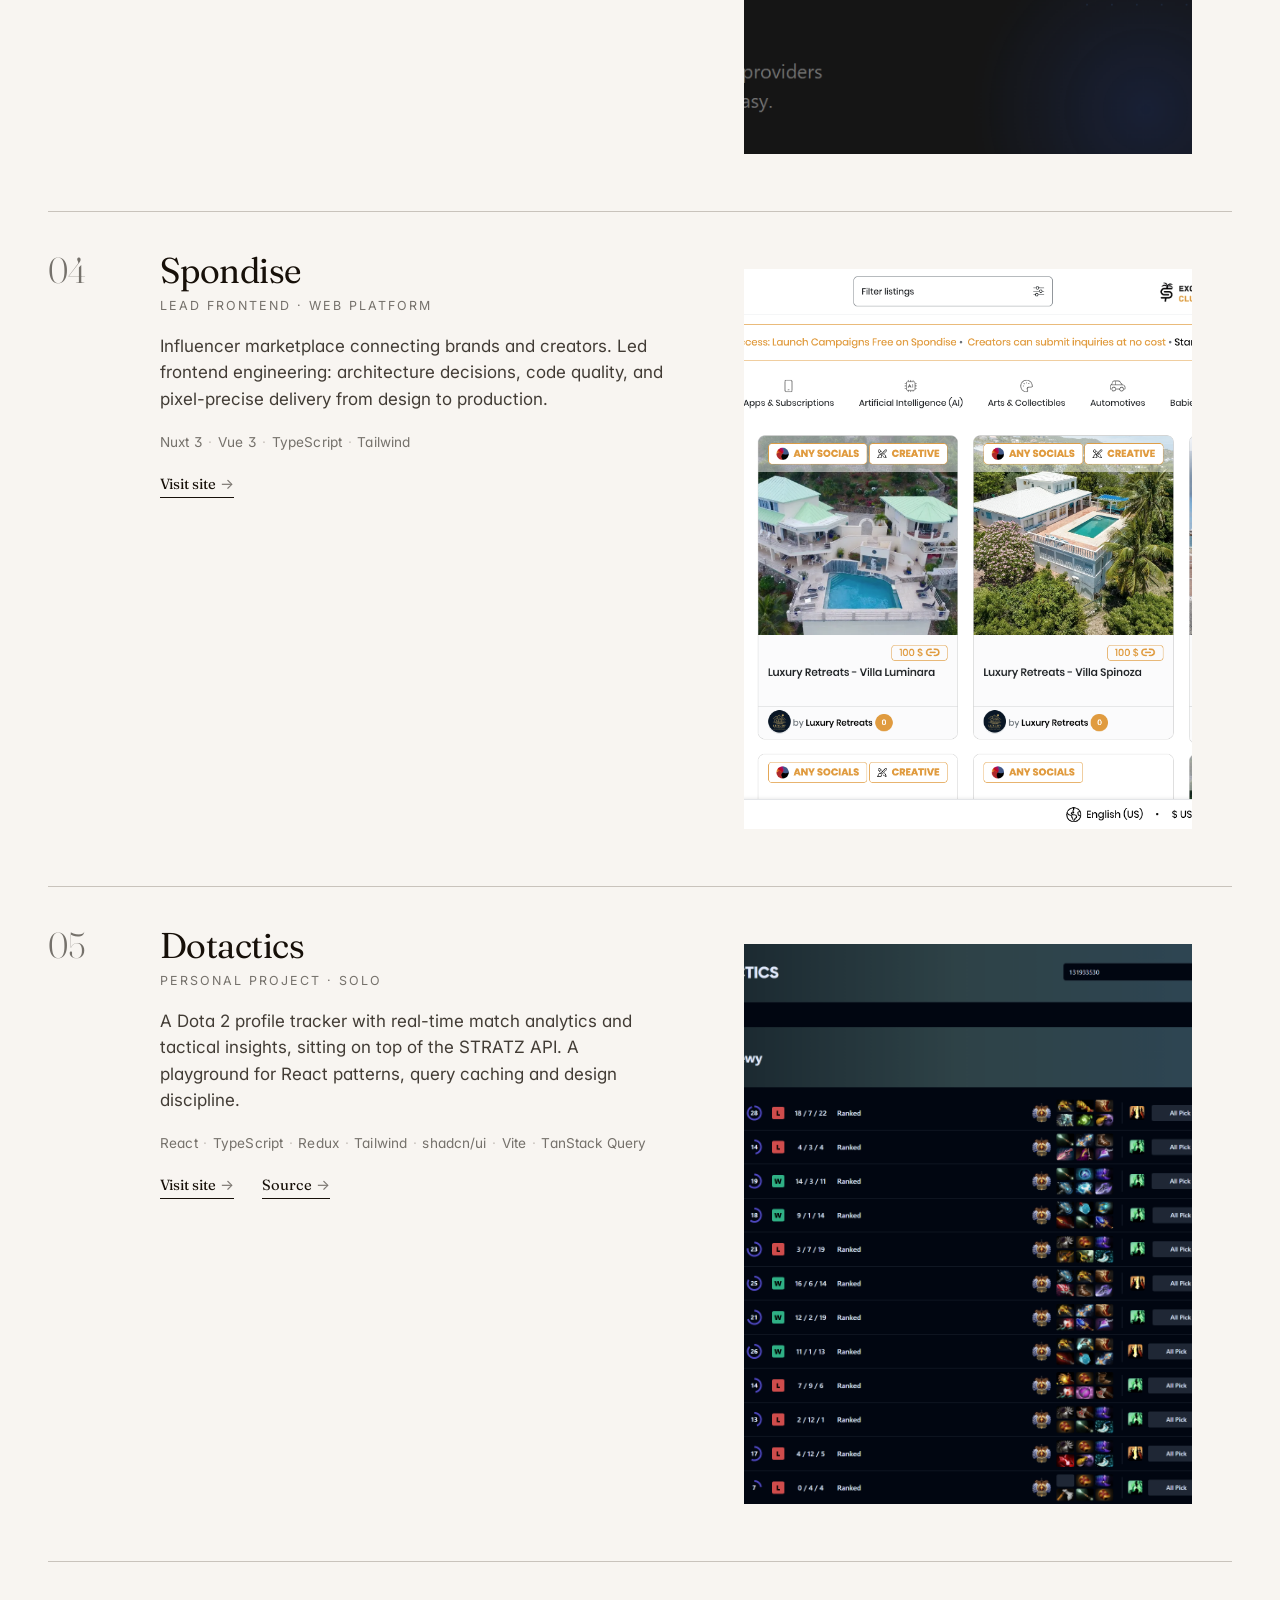
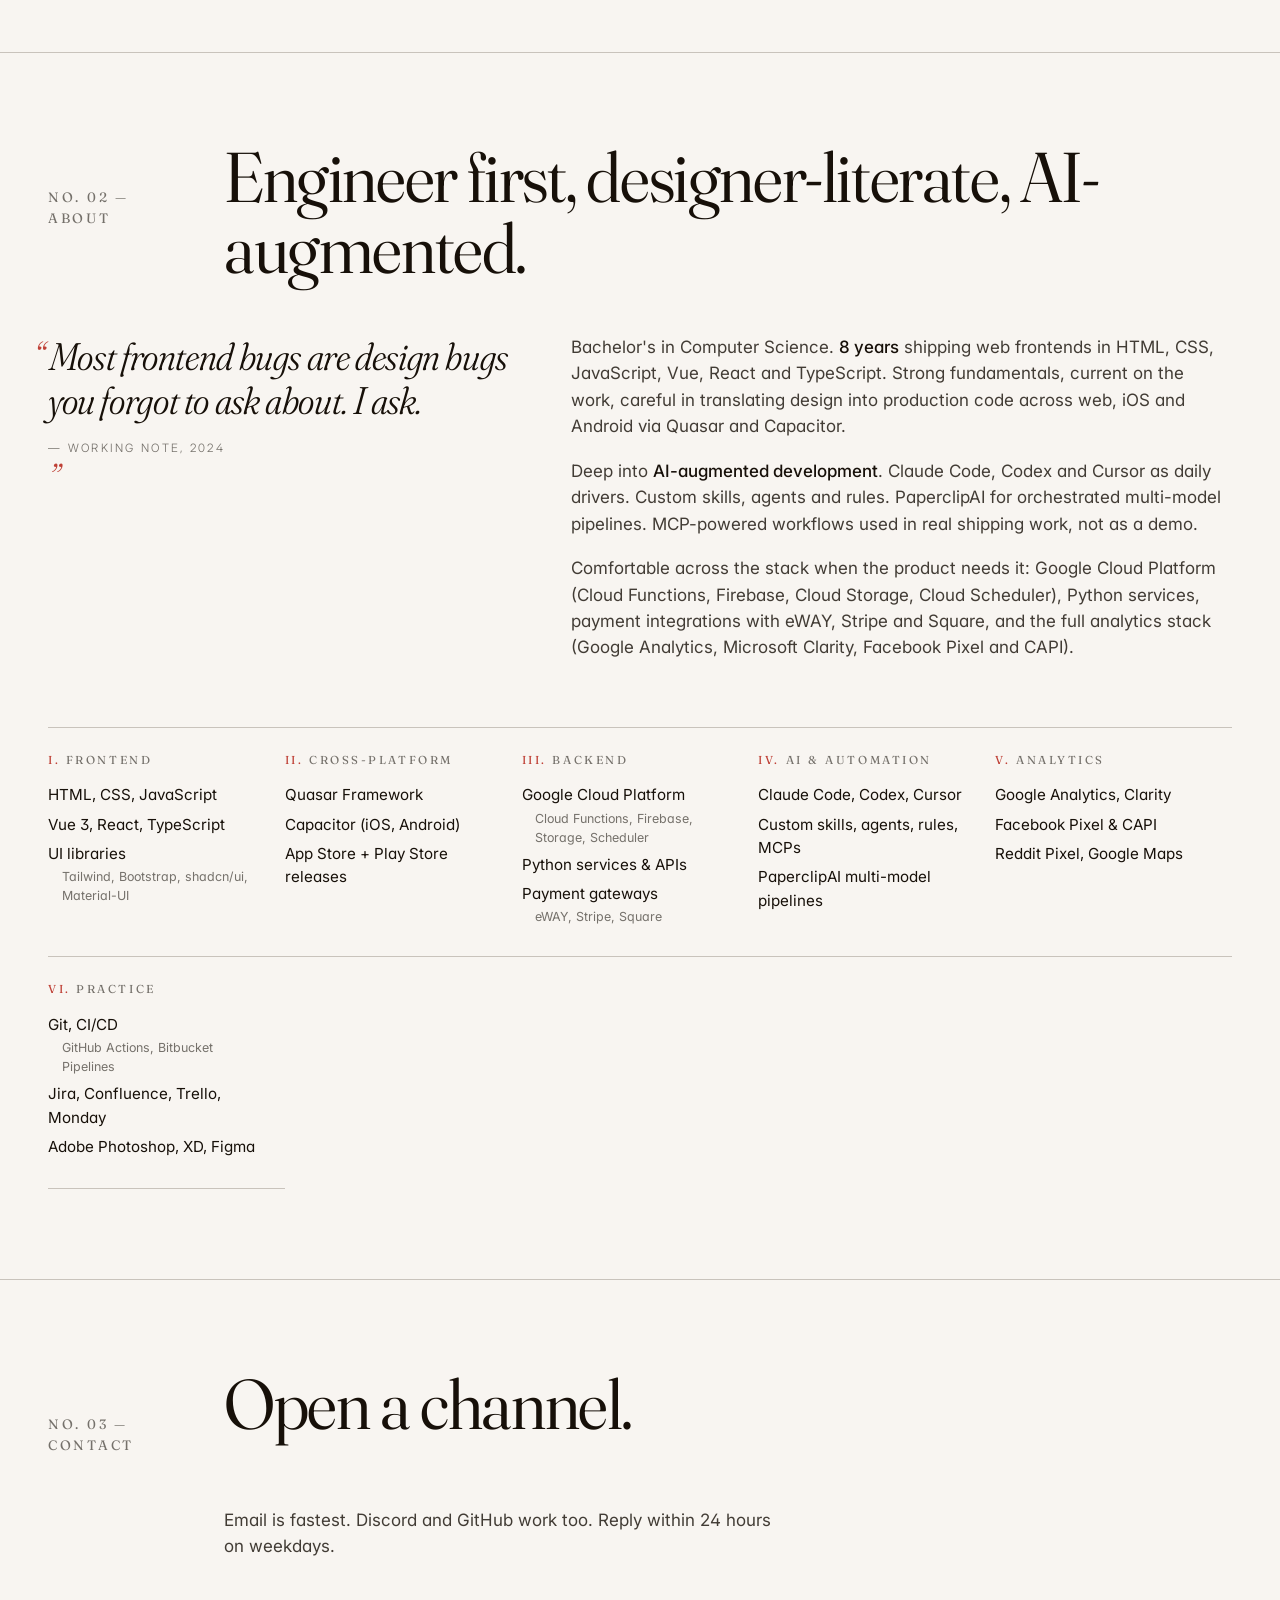
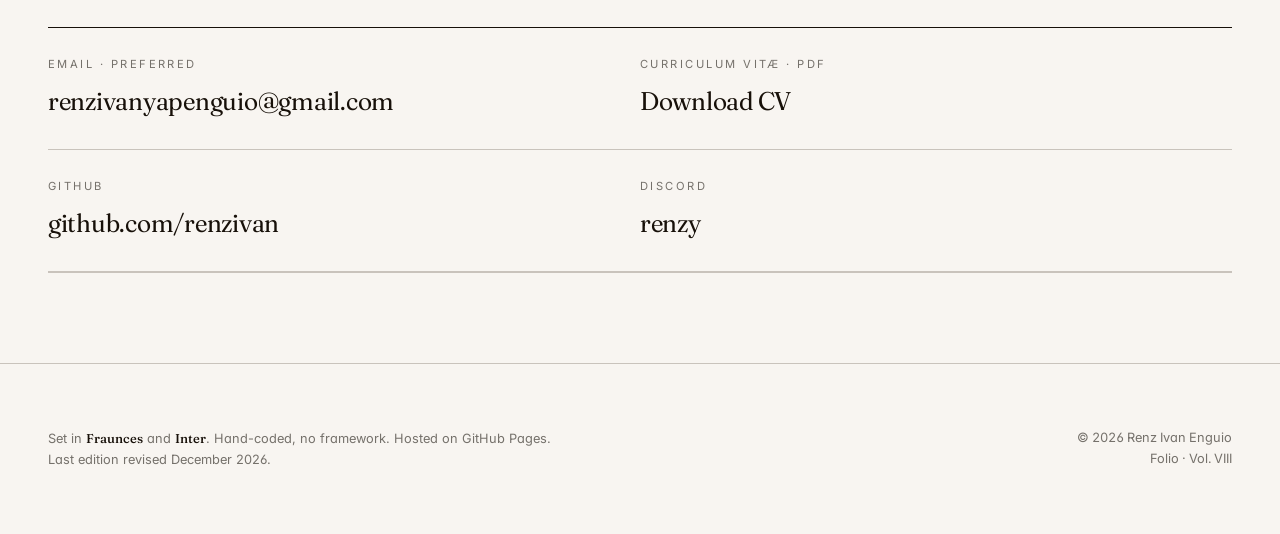
<file: index-editorial.html>
<!DOCTYPE html>
<html lang="en">
<head>
<meta charset="UTF-8" />
<link rel="icon" type="image/svg+xml" href="assets/favicon.svg" />
<meta name="viewport" content="width=device-width, initial-scale=1" />
<title>Renz Ivan Enguio — Frontend-focused fullstack engineer</title>
<meta name="description" content="Eight years shipping pixel-precise frontends in Vue, React, TypeScript, Quasar. AI-augmented engineering practice." />

<link rel="preconnect" href="https://fonts.googleapis.com" />
<link rel="preconnect" href="https://fonts.gstatic.com" crossorigin />
<link href="https://fonts.googleapis.com/css2?family=Fraunces:opsz,wght,SOFT@9..144,300..900,0..100&family=Inter:wght@300..600&display=swap" rel="stylesheet" />

<style>
  :root {
    --paper:        oklch(0.972 0.006 75);
    --paper-deep:   oklch(0.945 0.010 75);
    --ink:          oklch(0.18 0.018 70);
    --ink-soft:     oklch(0.36 0.014 70);
    --rule:         oklch(0.82 0.012 70);
    --mute:         oklch(0.55 0.010 70);
    --accent:       oklch(0.55 0.165 28);
    --accent-soft:  oklch(0.92 0.040 35);
    --highlight:    oklch(0.92 0.020 90);

    --display: 'Fraunces', 'Times New Roman', serif;
    --body:    'Inter', system-ui, sans-serif;

    --measure: 64ch;
    --gutter: clamp(1.25rem, 4vw, 3rem);
  }

  *, *::before, *::after { box-sizing: border-box; }
  html { scroll-behavior: smooth; -webkit-text-size-adjust: 100%; }
  body {
    margin: 0;
    background: var(--paper);
    color: var(--ink);
    font-family: var(--body);
    font-size: 17px;
    line-height: 1.55;
    font-feature-settings: 'ss01', 'cv11';
    -webkit-font-smoothing: antialiased;
    text-rendering: optimizeLegibility;
  }
  a { color: inherit; text-decoration: none; }
  a:focus-visible, button:focus-visible {
    outline: 2px solid var(--accent);
    outline-offset: 4px;
    border-radius: 2px;
  }
  ::selection { background: var(--accent); color: var(--paper); }

  .display {
    font-family: var(--display);
    font-variation-settings: 'opsz' 144, 'SOFT' 0;
    font-weight: 380;
    letter-spacing: -0.02em;
    line-height: 0.95;
  }

  .skip-link {
    position: absolute; left: 1rem; top: -3rem;
    padding: 0.5rem 1rem; background: var(--ink); color: var(--paper);
    transition: top 200ms cubic-bezier(.2,.8,.2,1);
  }
  .skip-link:focus { top: 1rem; }

  /* Masthead */
  .masthead {
    border-bottom: 1px solid var(--rule);
    padding: 1.25rem var(--gutter);
    display: flex; justify-content: space-between; align-items: baseline;
    gap: 1rem;
    position: sticky; top: 0;
    background: color-mix(in oklab, var(--paper) 92%, transparent);
    backdrop-filter: blur(8px);
    z-index: 20;
    font-size: 0.8125rem;
  }
  .masthead .logo {
    font-family: var(--display);
    font-variation-settings: 'opsz' 11;
    font-weight: 500;
    font-size: 1.05rem;
    letter-spacing: 0.005em;
  }
  .masthead nav { display: flex; gap: 1.75rem; }
  .masthead nav a {
    color: var(--ink-soft);
    transition: color 200ms;
  }
  .masthead nav a:hover { color: var(--accent); }
  .masthead .meta {
    color: var(--mute);
    font-variant-numeric: tabular-nums;
    letter-spacing: 0.04em;
    text-transform: uppercase;
    font-size: 0.7rem;
  }
  @media (max-width: 720px) {
    .masthead .meta { display: none; }
    .masthead nav { gap: 1rem; }
  }

  /* Issue rule */
  .issue {
    padding: 0.5rem var(--gutter);
    border-bottom: 1px solid var(--rule);
    display: flex; justify-content: space-between;
    font-size: 0.7rem; letter-spacing: 0.18em;
    text-transform: uppercase;
    color: var(--mute);
    font-variant-numeric: tabular-nums;
  }

  /* Hero */
  .hero {
    padding: clamp(3rem, 9vw, 7.5rem) var(--gutter) clamp(2.5rem, 6vw, 4.5rem);
    border-bottom: 1px solid var(--rule);
    position: relative;
  }
  .hero .eyebrow {
    font-size: 0.75rem;
    letter-spacing: 0.22em;
    text-transform: uppercase;
    color: var(--mute);
    margin-bottom: 2.5rem;
    display: flex; align-items: center; gap: 0.75rem;
  }
  .hero .eyebrow .dot {
    width: 7px; height: 7px; border-radius: 50%;
    background: var(--accent);
  }
  .hero h1 {
    font-family: var(--display);
    font-variation-settings: 'opsz' 144, 'SOFT' 30;
    font-weight: 320;
    font-size: clamp(2.75rem, 9.5vw, 8.5rem);
    letter-spacing: -0.025em;
    line-height: 0.92;
    margin: 0 0 2.5rem;
    max-width: 14ch;
  }
  .hero h1 em {
    font-style: italic;
    font-variation-settings: 'opsz' 144, 'SOFT' 100;
    font-weight: 320;
    color: var(--accent);
  }
  .hero .lede {
    font-size: clamp(1.125rem, 1.6vw, 1.375rem);
    line-height: 1.5;
    max-width: 48ch;
    color: var(--ink-soft);
    margin: 0 0 2rem;
  }
  .hero .lede b { color: var(--ink); font-weight: 500; }
  .hero .byline {
    display: grid;
    grid-template-columns: repeat(auto-fit, minmax(180px, 1fr));
    gap: 1.25rem 2.25rem;
    border-top: 1px solid var(--rule);
    padding-top: 1.5rem;
    margin-top: 2.5rem;
    max-width: 62rem;
  }
  .byline dt {
    font-size: 0.66rem;
    letter-spacing: 0.2em;
    text-transform: uppercase;
    color: var(--mute);
    margin-bottom: 0.4rem;
  }
  .byline dd {
    margin: 0;
    font-size: 0.95rem;
    color: var(--ink);
  }
  .byline dd .stack-row { color: var(--ink-soft); }

  /* Section pattern */
  .section {
    padding: clamp(3rem, 7vw, 6rem) var(--gutter);
    border-bottom: 1px solid var(--rule);
  }
  .section-head {
    display: grid;
    grid-template-columns: 9rem 1fr;
    gap: 2rem;
    align-items: baseline;
    margin-bottom: clamp(2rem, 4vw, 3.5rem);
  }
  @media (max-width: 720px) {
    .section-head { grid-template-columns: 1fr; gap: 0.5rem; }
  }
  .section-head .num {
    font-family: var(--display);
    font-variation-settings: 'opsz' 11;
    font-weight: 400;
    font-size: 0.85rem;
    letter-spacing: 0.2em;
    text-transform: uppercase;
    color: var(--mute);
    font-variant-numeric: tabular-nums;
  }
  .section-head h2 {
    font-family: var(--display);
    font-variation-settings: 'opsz' 96, 'SOFT' 20;
    font-weight: 360;
    font-size: clamp(2.25rem, 5.5vw, 4.5rem);
    letter-spacing: -0.02em;
    line-height: 1;
    margin: 0;
  }
  .section-head .deck {
    grid-column: 2;
    margin-top: 1.25rem;
    max-width: 50ch;
    color: var(--ink-soft);
    font-size: 1.0625rem;
    line-height: 1.5;
  }
  @media (max-width: 720px) {
    .section-head .deck { grid-column: 1; }
  }

  /* Projects: bibliography pattern */
  .projects { margin: 0; padding: 0; list-style: none; }
  .project {
    display: grid;
    grid-template-columns: 5rem minmax(0, 32rem) 1fr;
    gap: 2rem;
    padding: 2.5rem 0;
    border-top: 1px solid var(--rule);
    align-items: start;
  }
  .project:last-child { border-bottom: 1px solid var(--rule); }
  @media (max-width: 880px) {
    .project { grid-template-columns: 3rem 1fr; }
    .project .figure { grid-column: 1 / -1; grid-row: 2; margin-top: 1.25rem; }
  }
  .project .num {
    font-family: var(--display);
    font-variation-settings: 'opsz' 144;
    font-weight: 300;
    font-size: 2.25rem;
    color: var(--mute);
    line-height: 1;
    font-variant-numeric: tabular-nums;
  }
  .project .body h3 {
    font-family: var(--display);
    font-variation-settings: 'opsz' 60, 'SOFT' 20;
    font-weight: 380;
    font-size: clamp(1.75rem, 2.8vw, 2.35rem);
    letter-spacing: -0.015em;
    line-height: 1.05;
    margin: 0 0 0.4rem;
  }
  .project .role {
    font-size: 0.78rem;
    letter-spacing: 0.16em;
    text-transform: uppercase;
    color: var(--mute);
    margin: 0 0 1.1rem;
  }
  .project .role .pill {
    display: inline-block;
    padding: 0.1rem 0.55rem;
    border: 1px solid var(--accent);
    color: var(--accent);
    border-radius: 999px;
    margin-left: 0.4rem;
    font-size: 0.62rem;
  }
  .project p {
    margin: 0 0 1.25rem;
    color: var(--ink-soft);
    max-width: 56ch;
  }
  .project .stack {
    font-size: 0.85rem;
    color: var(--mute);
    font-variant-numeric: tabular-nums;
    margin-bottom: 1.25rem;
    letter-spacing: 0.01em;
  }
  .project .stack span:not(:last-child)::after {
    content: ' · '; color: var(--rule); margin: 0 0.1em;
  }
  .project .links {
    display: flex; flex-wrap: wrap; gap: 1.25rem 1.75rem;
    font-family: var(--display);
    font-variation-settings: 'opsz' 11;
    font-size: 0.92rem;
  }
  .project .links a {
    border-bottom: 1px solid var(--ink);
    padding-bottom: 1px;
    transition: color 200ms, border-color 200ms;
  }
  .project .links a:hover { color: var(--accent); border-color: var(--accent); }
  .project .links a::after { content: ' →'; font-family: var(--body); opacity: 0.55; }
  .project .figure {
    aspect-ratio: 4 / 5;
    overflow: hidden;
    background: var(--paper-deep);
    position: relative;
  }
  .project .figure img {
    width: 100%; height: 100%;
    object-fit: cover;
    filter: grayscale(0.25) contrast(1.02);
    transition: filter 600ms cubic-bezier(.2,.7,.2,1), transform 800ms cubic-bezier(.2,.7,.2,1);
  }
  .project:hover .figure img {
    filter: grayscale(0) contrast(1);
    transform: scale(1.03);
  }
  .project .caption {
    font-size: 0.7rem;
    letter-spacing: 0.14em;
    text-transform: uppercase;
    color: var(--mute);
    margin-top: 0.6rem;
  }

  /* Flagship variant */
  .project.flagship .body h3 {
    font-size: clamp(2.25rem, 4vw, 3.25rem);
  }
  .project.flagship {
    background: linear-gradient(180deg, var(--accent-soft), transparent 80%);
    padding-left: 1.25rem;
    padding-right: 1.25rem;
    margin: 0 -1.25rem;
  }

  /* About: editorial column */
  .about-grid {
    display: grid;
    grid-template-columns: 1fr 1.4fr;
    gap: clamp(2rem, 4vw, 4rem);
  }
  @media (max-width: 880px) {
    .about-grid { grid-template-columns: 1fr; }
  }
  .pullquote {
    font-family: var(--display);
    font-variation-settings: 'opsz' 96, 'SOFT' 50;
    font-weight: 320;
    font-style: italic;
    font-size: clamp(1.75rem, 3vw, 2.5rem);
    line-height: 1.15;
    letter-spacing: -0.01em;
    color: var(--ink);
    margin: 0 0 2rem;
    text-indent: -0.4em;
    max-width: 22ch;
  }
  .pullquote::before { content: '“'; color: var(--accent); }
  .pullquote::after { content: '”'; color: var(--accent); }
  .pullquote .small {
    display: block;
    font-family: var(--body);
    font-style: normal;
    font-size: 0.72rem;
    letter-spacing: 0.2em;
    text-transform: uppercase;
    color: var(--mute);
    margin-top: 1.25rem;
    text-indent: 0;
  }
  .about-body p {
    margin: 0 0 1.15rem;
    max-width: var(--measure);
    color: var(--ink-soft);
  }
  .about-body p b { color: var(--ink); font-weight: 500; }

  /* Capabilities */
  .caps {
    display: grid;
    grid-template-columns: repeat(auto-fit, minmax(220px, 1fr));
    gap: 0;
    margin-top: 3rem;
    border-top: 1px solid var(--rule);
  }
  .caps dl {
    margin: 0;
    padding: 1.5rem 1.25rem 1.5rem 0;
    border-bottom: 1px solid var(--rule);
  }
  .caps dt {
    font-family: var(--display);
    font-variation-settings: 'opsz' 11;
    font-size: 0.72rem;
    letter-spacing: 0.22em;
    text-transform: uppercase;
    color: var(--mute);
    margin: 0 0 0.85rem;
    font-variant-numeric: tabular-nums;
  }
  .caps dt .idx { color: var(--accent); margin-right: 0.5em; }
  .caps dd { margin: 0 0 0.35rem; color: var(--ink); font-size: 0.95rem; }
  .caps dd small { color: var(--mute); font-size: 0.78rem; display: block; padding-left: 0.85rem; margin-top: 0.1rem; }

  /* Contact */
  .contact-card {
    display: grid;
    grid-template-columns: 1fr 1fr;
    gap: 0;
    border-top: 1px solid var(--ink);
    border-bottom: 1px solid var(--rule);
    margin-top: 1.5rem;
  }
  @media (max-width: 720px) {
    .contact-card { grid-template-columns: 1fr; }
  }
  .contact-card a {
    padding: 1.75rem 1.25rem 1.75rem 0;
    border-bottom: 1px solid var(--rule);
    display: block;
    transition: background 250ms;
  }
  .contact-card a:hover { background: var(--accent-soft); padding-left: 1rem; padding-right: 0.25rem; }
  .contact-card a:hover .channel-name { color: var(--accent); }
  .contact-card .label {
    font-size: 0.7rem;
    letter-spacing: 0.22em;
    text-transform: uppercase;
    color: var(--mute);
    margin-bottom: 0.5rem;
  }
  .contact-card .channel-name {
    font-family: var(--display);
    font-variation-settings: 'opsz' 60, 'SOFT' 20;
    font-weight: 380;
    font-size: clamp(1.25rem, 2vw, 1.75rem);
    letter-spacing: -0.01em;
    transition: color 200ms;
  }

  /* Colophon footer */
  .colophon {
    padding: clamp(2.5rem, 5vw, 4rem) var(--gutter);
    display: grid;
    grid-template-columns: 1fr auto;
    gap: 1.5rem;
    color: var(--mute);
    font-size: 0.8rem;
    line-height: 1.6;
  }
  @media (max-width: 720px) {
    .colophon { grid-template-columns: 1fr; }
  }
  .colophon .left b { color: var(--ink); font-weight: 500; font-family: var(--display); font-variation-settings: 'opsz' 11; }
  .colophon .right { text-align: right; font-variant-numeric: tabular-nums; }
  @media (max-width: 720px) { .colophon .right { text-align: left; } }

  .variant-switch {
    position: fixed;
    bottom: 1rem; right: 1rem;
    z-index: 50;
    background: var(--ink);
    color: var(--paper);
    font-family: var(--body);
    font-size: 0.7rem;
    letter-spacing: 0.14em;
    text-transform: uppercase;
    padding: 0.6rem 0.85rem;
    border-radius: 999px;
    display: flex; gap: 0.6rem; align-items: center;
  }
  .variant-switch a {
    opacity: 0.6;
    transition: opacity 180ms;
  }
  .variant-switch a:hover { opacity: 1; }
  .variant-switch a.active { opacity: 1; color: var(--accent-soft); }

  @media (prefers-reduced-motion: reduce) {
    *, *::before, *::after {
      animation-duration: 0.001s !important;
      transition-duration: 0.001s !important;
    }
    html { scroll-behavior: auto; }
  }
</style>
</head>
<body>

<a href="#main" class="skip-link">Skip to content</a>

<header class="masthead">
  <div class="logo">Renz Ivan Enguio</div>
  <nav aria-label="Primary">
    <a href="#work">Work</a>
    <a href="#about">About</a>
    <a href="#contact">Contact</a>
    <a href="cv.pdf" target="_blank" rel="noopener">CV</a>
  </nav>
  <div class="meta"><span id="now-meta">Vol. VIII</span></div>
</header>

<div class="issue" aria-hidden="true">
  <span>An engineering portfolio</span>
  <span>Issue <span id="year-issue"></span></span>
  <span>Manila &amp; remote</span>
</div>

<main id="main">

<section class="hero" aria-labelledby="hero-title">
  <div class="eyebrow"><span class="dot"></span><span>Available for senior frontend &amp; fullstack roles</span></div>
  <h1 class="display" id="hero-title">
    A frontend<br/>
    that <em>holds up</em><br/>
    in production.
  </h1>
  <p class="lede">
    I'm <b>Renz Ivan Enguio</b>, a frontend-focused fullstack engineer with <span class="yoe">8</span>+ years shipping Vue, React, TypeScript and Quasar across web, iOS and Android. AI-augmented in practice, not in costume: Claude Code, Codex and Cursor as daily drivers, custom skills, agents and MCPs in the loop.
  </p>
  <dl class="byline">
    <div><dt>Focus</dt><dd>Frontend engineering, cross-platform</dd></div>
    <div><dt>Primary stack</dt><dd class="stack-row">Vue 3, React, TypeScript, Quasar, Capacitor</dd></div>
    <div><dt>Backend</dt><dd class="stack-row">GCP, Firebase, Cloud Functions, Python</dd></div>
    <div><dt>Based</dt><dd>Philippines, working AU hours</dd></div>
  </dl>
</section>

<section class="section" id="work" aria-labelledby="work-title">
  <header class="section-head">
    <div class="num">No. 01 — Work</div>
    <h2 id="work-title">Selected projects, in order of weight.</h2>
    <p class="deck">Five shipped products, from a national telco super-app to a personal Dota 2 analytics tool. Each is live, each has a real address, each can be poked at.</p>
  </header>

  <ol class="projects">

    <li class="project flagship">
      <div class="num">01</div>
      <div class="body">
        <h3>E.Tel Mobile</h3>
        <div class="role">Lead Frontend / Fullstack <span class="pill">Flagship</span> · Cross-platform · 2023–present</div>
        <p>Australian telco platform covering eSIM, travel SIM and mobile plans. Built customer-facing apply forms, SIM activation flows, and cross-platform account apps for web, Android and iOS, with secure payment gateway integration and full analytics instrumentation.</p>
        <div class="stack">
          <span>Vue 3</span><span>TypeScript</span><span>Quasar</span><span>Capacitor</span><span>iOS</span><span>Android</span><span>Pinia</span><span>eWAY</span>
        </div>
        <div class="links">
          <a href="https://apply.etel.com.au/travelesim" target="_blank" rel="noopener">Travel eSIM</a>
          <a href="https://apply.etel.com.au/buysim/10gb-plan" target="_blank" rel="noopener">Mobile plans</a>
          <a href="https://apply.etel.com.au/activatesim" target="_blank" rel="noopener">Activate SIM</a>
          <a href="https://app.etel.com.au/" target="_blank" rel="noopener">Web app</a>
          <a href="https://apps.apple.com/au/app/etel-mobile-esims-made-easy/id6749548976" target="_blank" rel="noopener">iOS</a>
          <a href="https://play.google.com/store/apps/details?id=au.com.etel.myaccount" target="_blank" rel="noopener">Android</a>
        </div>
      </div>
      <figure class="figure">
        <img src="images/portfoliov2.jpg" alt="E.Tel Mobile app screens" loading="lazy" />
        <figcaption class="caption">Fig. 01 — Apply, activate, manage.</figcaption>
      </figure>
    </li>

    <li class="project">
      <div class="num">02</div>
      <div class="body">
        <h3>Coffee Mobile</h3>
        <div class="role">Lead Frontend · Web platform · 2024</div>
        <p>Mobile plans bundled with rewards from partnered cafés across Australia. Sign-up flow, plan selection, partner-café network with Google Maps integration.</p>
        <div class="stack">
          <span>Vue 3</span><span>TypeScript</span><span>Quasar</span><span>Capacitor</span><span>Google Maps</span><span>Analytics</span>
        </div>
        <div class="links">
          <a href="https://app.coffeemobile.au/signup" target="_blank" rel="noopener">Visit site</a>
        </div>
      </div>
      <figure class="figure">
        <img src="images/coffeemobile.png" alt="Coffee Mobile sign-up flow" loading="lazy" />
        <figcaption class="caption">Fig. 02 — Plans &amp; café partners.</figcaption>
      </figure>
    </li>

    <li class="project">
      <div class="num">03</div>
      <div class="body">
        <h3>Proxima</h3>
        <div class="role">Co-Developer · Web platform · Built with AI</div>
        <p>A Filipino-first super-app: on-demand home services across 25+ categories paired with a calendar-first personal finance tracker. Family sharing. Built heavily with AI-augmented workflows.</p>
        <div class="stack">
          <span>Phoenix</span><span>Elixir</span><span>Fintech</span><span>Marketplace</span>
        </div>
        <div class="links">
          <a href="https://proxima.com.ph/" target="_blank" rel="noopener">Visit site</a>
        </div>
      </div>
      <figure class="figure">
        <img src="images/proxima.png" alt="Proxima super-app" loading="lazy" />
        <figcaption class="caption">Fig. 03 — Services + finance.</figcaption>
      </figure>
    </li>

    <li class="project">
      <div class="num">04</div>
      <div class="body">
        <h3>Spondise</h3>
        <div class="role">Lead Frontend · Web platform</div>
        <p>Influencer marketplace connecting brands and creators. Led frontend engineering: architecture decisions, code quality, and pixel-precise delivery from design to production.</p>
        <div class="stack">
          <span>Nuxt 3</span><span>Vue 3</span><span>TypeScript</span><span>Tailwind</span>
        </div>
        <div class="links">
          <a href="https://www.spondise.com" target="_blank" rel="noopener">Visit site</a>
        </div>
      </div>
      <figure class="figure">
        <img src="images/spondise.png" alt="Spondise marketplace" loading="lazy" />
        <figcaption class="caption">Fig. 04 — Brands meet creators.</figcaption>
      </figure>
    </li>

    <li class="project">
      <div class="num">05</div>
      <div class="body">
        <h3>Dotactics</h3>
        <div class="role">Personal project · Solo</div>
        <p>A Dota 2 profile tracker with real-time match analytics and tactical insights, sitting on top of the STRATZ API. A playground for React patterns, query caching and design discipline.</p>
        <div class="stack">
          <span>React</span><span>TypeScript</span><span>Redux</span><span>Tailwind</span><span>shadcn/ui</span><span>Vite</span><span>TanStack Query</span>
        </div>
        <div class="links">
          <a href="https://dotactics.netlify.app/" target="_blank" rel="noopener">Visit site</a>
          <a href="https://github.com/renzivan/reactjs-dota2-profile-tracker" target="_blank" rel="noopener">Source</a>
        </div>
      </div>
      <figure class="figure">
        <img src="images/dotactics.PNG" alt="Dotactics analytics" loading="lazy" />
        <figcaption class="caption">Fig. 05 — Match analytics.</figcaption>
      </figure>
    </li>

  </ol>
</section>

<section class="section" id="about" aria-labelledby="about-title">
  <header class="section-head">
    <div class="num">No. 02 — About</div>
    <h2 id="about-title">Engineer first, designer-literate, AI-augmented.</h2>
  </header>

  <div class="about-grid">
    <aside>
      <p class="pullquote">
        Most frontend bugs are design bugs you forgot to ask about. I ask.
        <span class="small">— Working note, 2024</span>
      </p>
    </aside>
    <div class="about-body">
      <p>Bachelor's in Computer Science. <b><span class="yoe">8</span> years</b> shipping web frontends in HTML, CSS, JavaScript, Vue, React and TypeScript. Strong fundamentals, current on the work, careful in translating design into production code across web, iOS and Android via Quasar and Capacitor.</p>
      <p>Deep into <b>AI-augmented development</b>. Claude Code, Codex and Cursor as daily drivers. Custom skills, agents and rules. PaperclipAI for orchestrated multi-model pipelines. MCP-powered workflows used in real shipping work, not as a demo.</p>
      <p>Comfortable across the stack when the product needs it: Google Cloud Platform (Cloud Functions, Firebase, Cloud Storage, Cloud Scheduler), Python services, payment integrations with eWAY, Stripe and Square, and the full analytics stack (Google Analytics, Microsoft Clarity, Facebook Pixel and CAPI).</p>
    </div>
  </div>

  <div class="caps">
    <dl><dt><span class="idx">i.</span>Frontend</dt>
      <dd>HTML, CSS, JavaScript</dd>
      <dd>Vue 3, React, TypeScript</dd>
      <dd>UI libraries<small>Tailwind, Bootstrap, shadcn/ui, Material-UI</small></dd>
    </dl>
    <dl><dt><span class="idx">ii.</span>Cross-platform</dt>
      <dd>Quasar Framework</dd>
      <dd>Capacitor (iOS, Android)</dd>
      <dd>App Store + Play Store releases</dd>
    </dl>
    <dl><dt><span class="idx">iii.</span>Backend</dt>
      <dd>Google Cloud Platform<small>Cloud Functions, Firebase, Storage, Scheduler</small></dd>
      <dd>Python services &amp; APIs</dd>
      <dd>Payment gateways<small>eWAY, Stripe, Square</small></dd>
    </dl>
    <dl><dt><span class="idx">iv.</span>AI &amp; automation</dt>
      <dd>Claude Code, Codex, Cursor</dd>
      <dd>Custom skills, agents, rules, MCPs</dd>
      <dd>PaperclipAI multi-model pipelines</dd>
    </dl>
    <dl><dt><span class="idx">v.</span>Analytics</dt>
      <dd>Google Analytics, Clarity</dd>
      <dd>Facebook Pixel &amp; CAPI</dd>
      <dd>Reddit Pixel, Google Maps</dd>
    </dl>
    <dl><dt><span class="idx">vi.</span>Practice</dt>
      <dd>Git, CI/CD<small>GitHub Actions, Bitbucket Pipelines</small></dd>
      <dd>Jira, Confluence, Trello, Monday</dd>
      <dd>Adobe Photoshop, XD, Figma</dd>
    </dl>
  </div>
</section>

<section class="section" id="contact" aria-labelledby="contact-title">
  <header class="section-head">
    <div class="num">No. 03 — Contact</div>
    <h2 id="contact-title">Open a channel.</h2>
    <p class="deck">Email is fastest. Discord and GitHub work too. Reply within 24 hours on weekdays.</p>
  </header>

  <div class="contact-card">
    <a href="mailto:renzivanyapenguio@gmail.com">
      <div class="label">Email · preferred</div>
      <div class="channel-name">renzivanyapenguio@gmail.com</div>
    </a>
    <a href="cv.pdf" target="_blank" rel="noopener">
      <div class="label">Curriculum vitæ · PDF</div>
      <div class="channel-name">Download CV</div>
    </a>
    <a href="https://github.com/renzivan" target="_blank" rel="noopener">
      <div class="label">GitHub</div>
      <div class="channel-name">github.com/renzivan</div>
    </a>
    <a href="https://discordapp.com/users/460646553946816554" target="_blank" rel="noopener">
      <div class="label">Discord</div>
      <div class="channel-name">renzy</div>
    </a>
  </div>
</section>

</main>

<footer class="colophon">
  <div class="left">
    Set in <b>Fraunces</b> and <b>Inter</b>. Hand-coded, no framework. Hosted on GitHub Pages.<br/>
    Last edition revised <span id="rev-date"></span>.
  </div>
  <div class="right">
    © <span id="year"></span> Renz Ivan Enguio<br/>
    Folio · Vol. <span class="yoe-roman">VIII</span>
  </div>
</footer>

<nav class="variant-switch" aria-label="Design variants">
  <span>Variant:</span>
  <a href="index-editorial.html" class="active">Editorial</a>
  <a href="index-terminal.html">Terminal</a>
  <a href="index-bold.html">Bold</a>
  <a href="index-cosmic.html">Cosmic</a>
</nav>

<script>
  // Years of experience — career start: April 2018
  (function () {
    const start = new Date(2018, 3, 1);
    const now = new Date();
    let y = now.getFullYear() - start.getFullYear();
    if (now.getMonth() < start.getMonth() || (now.getMonth() === start.getMonth() && now.getDate() < start.getDate())) y--;
    document.querySelectorAll('.yoe').forEach(el => el.textContent = y);
    const roman = ['','I','II','III','IV','V','VI','VII','VIII','IX','X','XI','XII','XIII','XIV','XV'];
    document.querySelectorAll('.yoe-roman').forEach(el => el.textContent = roman[y] || y);
    document.getElementById('now-meta').textContent = 'Vol. ' + (roman[y] || y);

    document.getElementById('year').textContent = now.getFullYear();
    document.getElementById('year-issue').textContent = now.getFullYear();
    document.getElementById('rev-date').textContent = now.toLocaleDateString('en-AU', { year: 'numeric', month: 'long' });
  })();
</script>
</body>
</html>
</file>
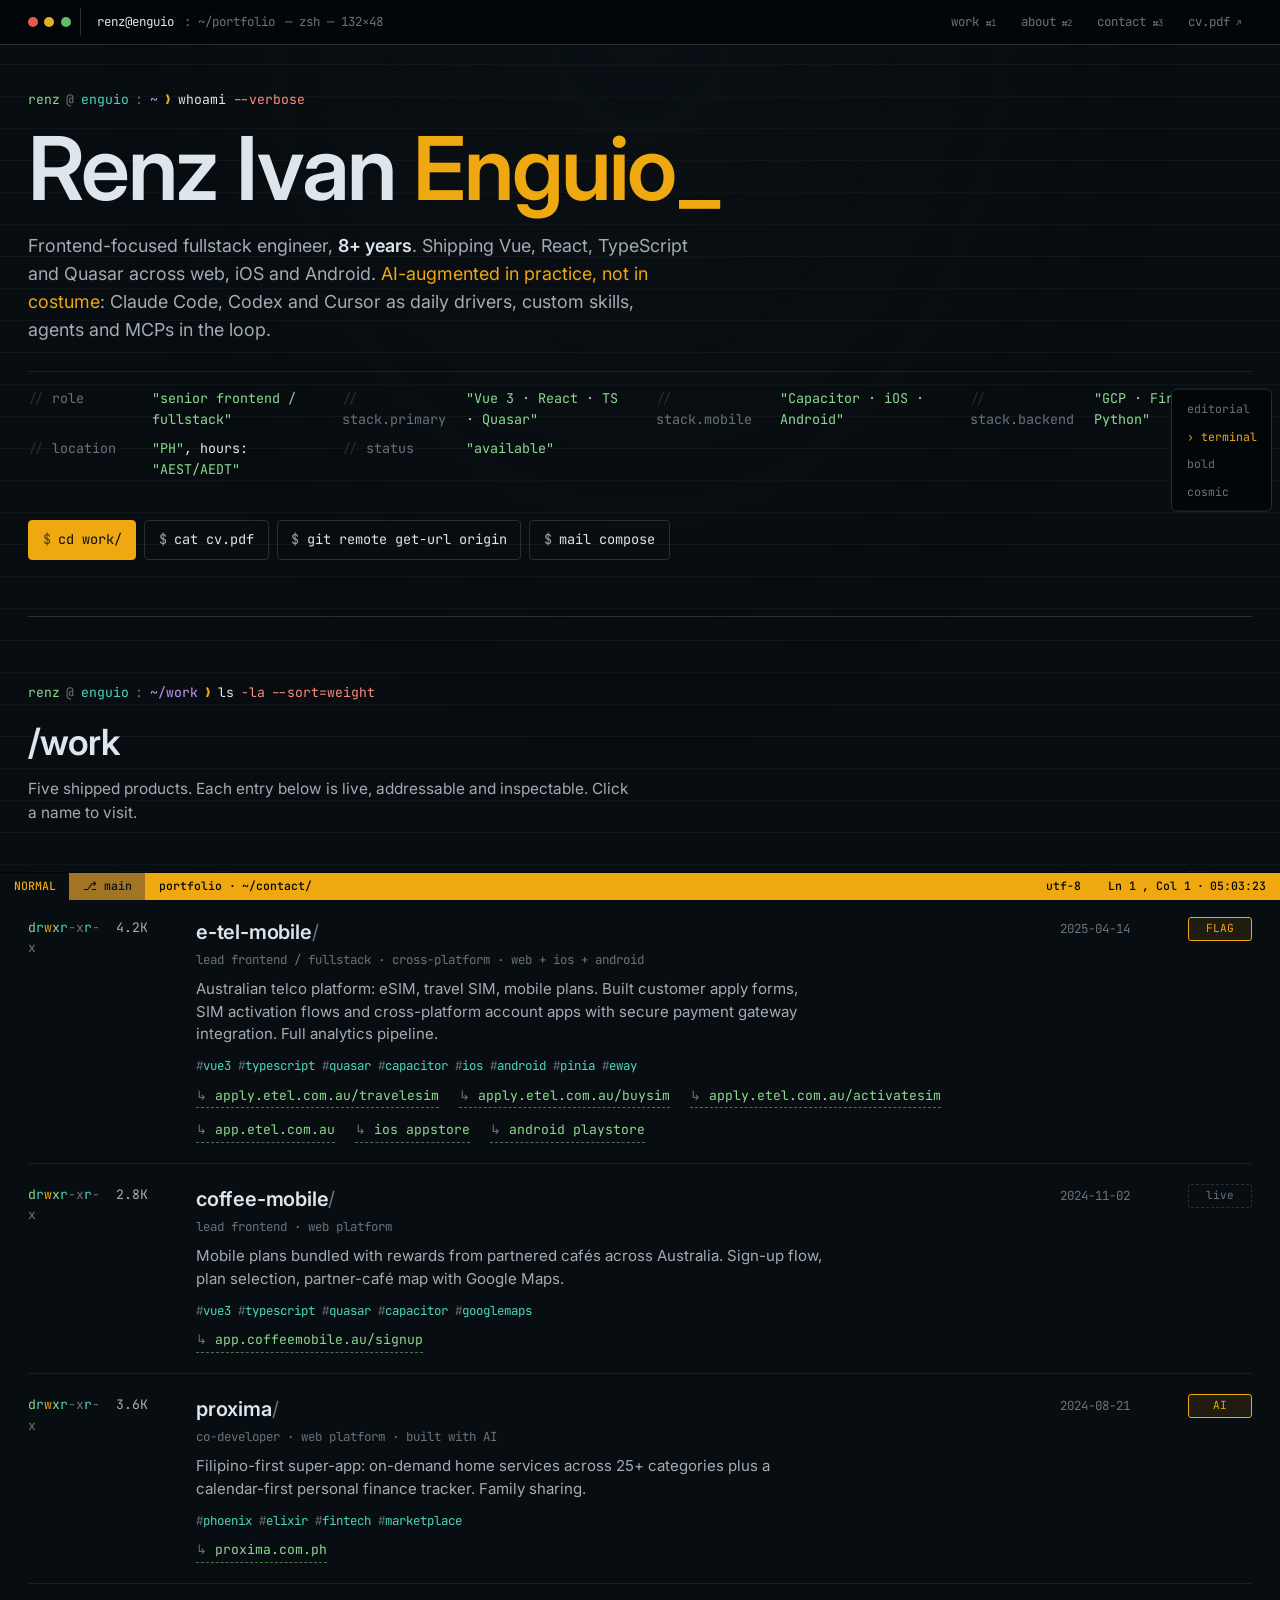
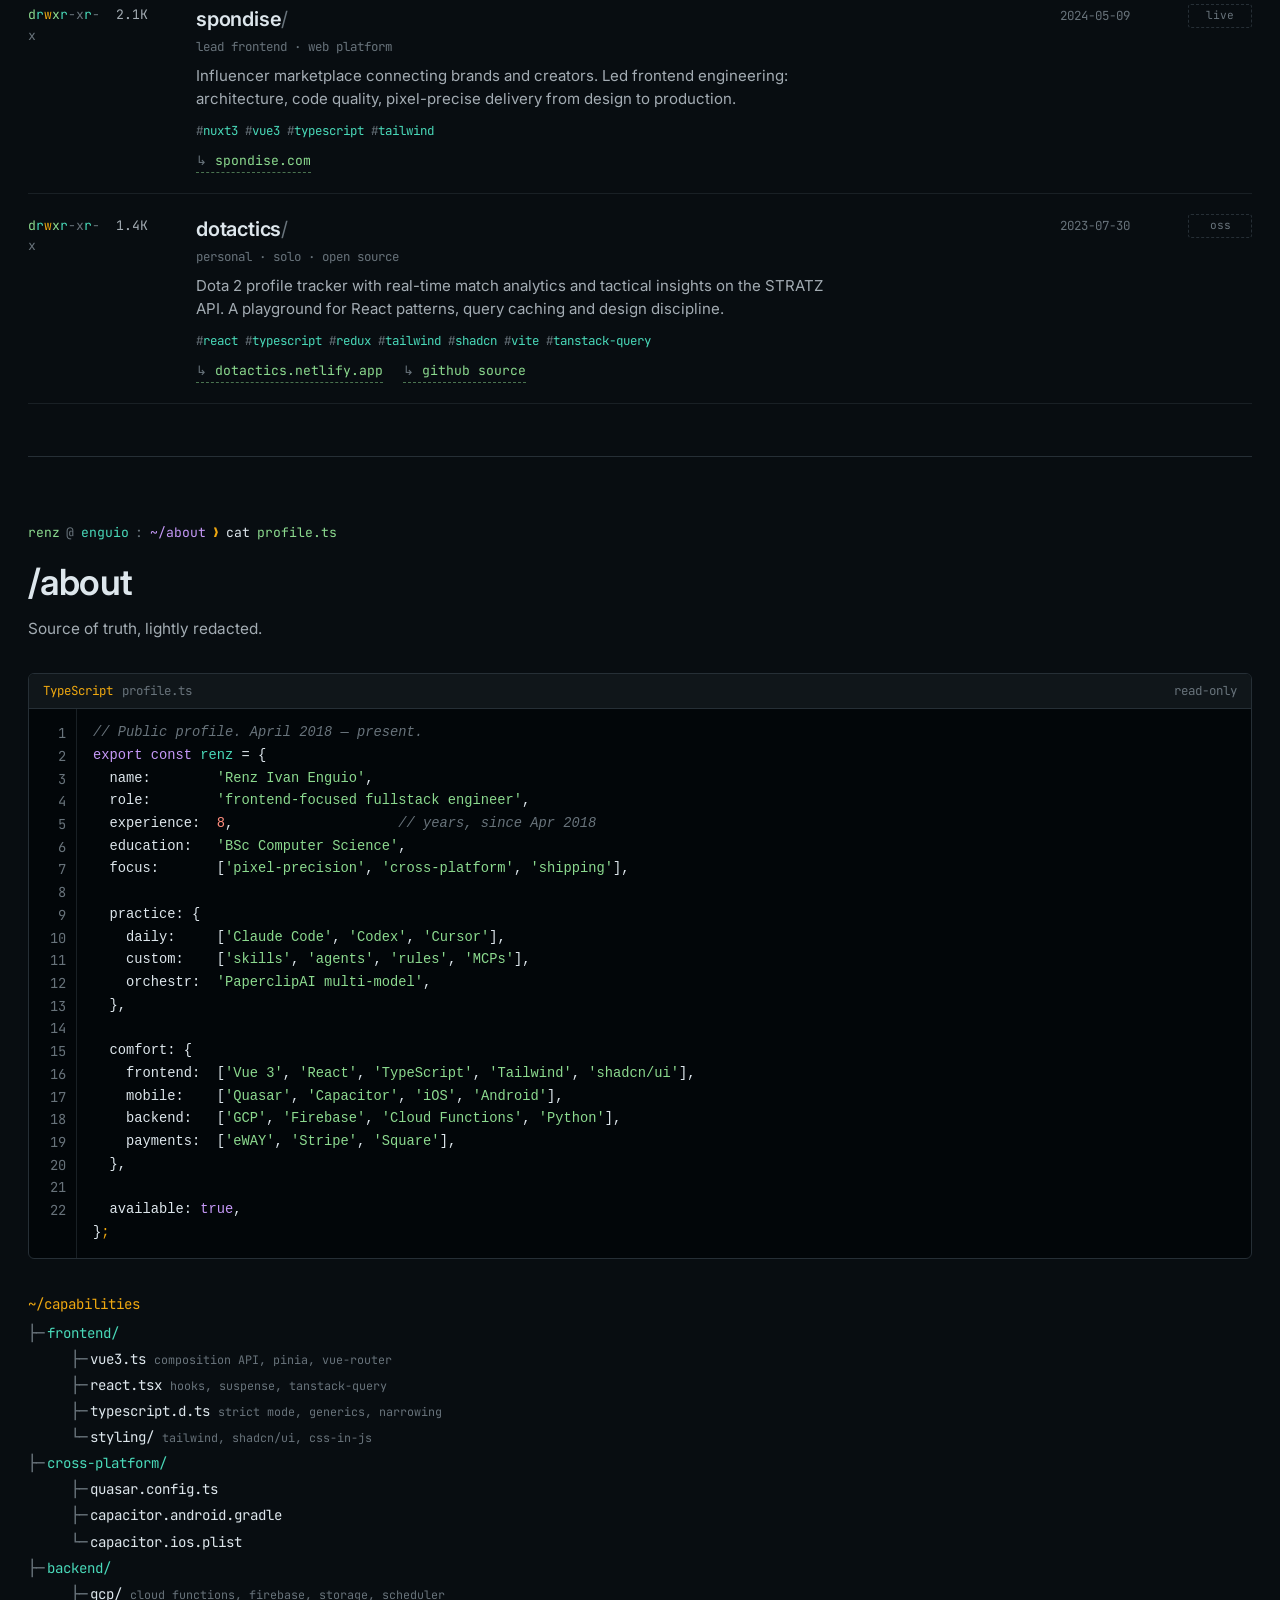
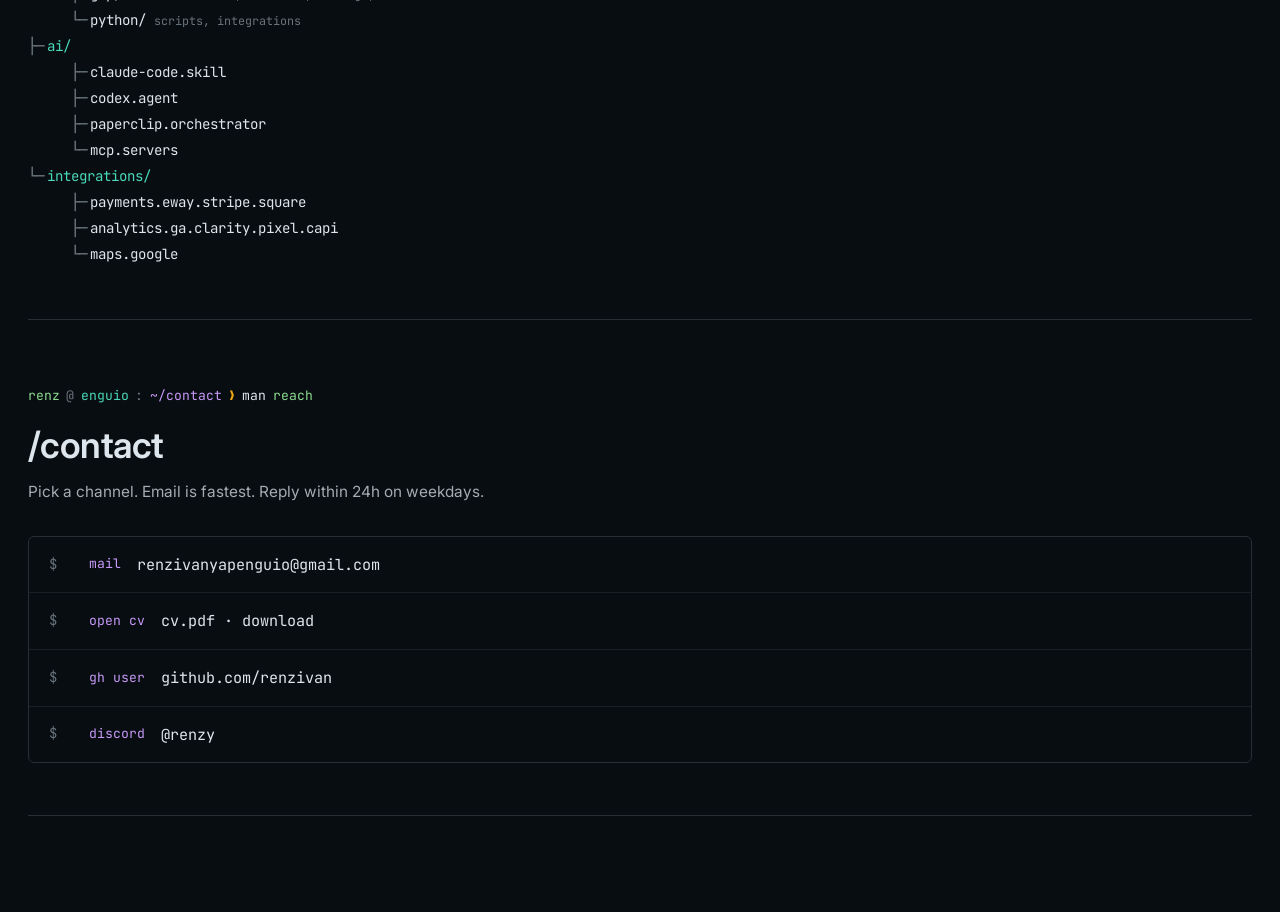
<file: index-terminal.html>
<!DOCTYPE html>
<html lang="en">
<head>
<meta charset="UTF-8" />
<link rel="icon" type="image/svg+xml" href="assets/favicon.svg" />
<meta name="viewport" content="width=device-width, initial-scale=1" />
<title>renz@enguio:~ — frontend-focused fullstack engineer</title>
<meta name="description" content="Eight years shipping Vue, React, TypeScript, Quasar. AI-augmented engineering practice. Terminal portfolio." />

<link rel="preconnect" href="https://fonts.googleapis.com" />
<link rel="preconnect" href="https://fonts.gstatic.com" crossorigin />
<link href="https://fonts.googleapis.com/css2?family=JetBrains+Mono:ital,wght@0,300..700;1,400&family=Inter:wght@400;500;600&display=swap" rel="stylesheet" />

<style>
  :root {
    --bg:           oklch(0.155 0.012 240);
    --bg-elev:      oklch(0.195 0.013 240);
    --bg-deep:      oklch(0.115 0.013 240);
    --line:         oklch(0.30 0.018 240);
    --line-soft:    oklch(0.24 0.014 240);
    --text:         oklch(0.92 0.012 235);
    --text-soft:    oklch(0.74 0.014 235);
    --text-mute:    oklch(0.55 0.018 240);
    --kw:           oklch(0.78 0.16 78);   /* amber keyword */
    --fn:           oklch(0.80 0.13 175);  /* cyan function */
    --str:          oklch(0.82 0.13 145);  /* green string */
    --num:          oklch(0.78 0.16 28);   /* coral number */
    --pur:          oklch(0.76 0.14 305);  /* violet keyword 2 */
    --cursor:       oklch(0.92 0.012 235);

    --mono: 'JetBrains Mono', ui-monospace, 'SF Mono', Menlo, Consolas, monospace;
    --sans: 'Inter', system-ui, sans-serif;

    --pad: clamp(1rem, 2.5vw, 1.75rem);
  }

  *, *::before, *::after { box-sizing: border-box; }
  html { -webkit-text-size-adjust: 100%; scroll-behavior: smooth; }
  body {
    margin: 0;
    background: var(--bg);
    color: var(--text);
    font-family: var(--mono);
    font-size: 14px;
    line-height: 1.55;
    -webkit-font-smoothing: antialiased;
    font-variant-ligatures: contextual;
  }
  a { color: var(--text); text-decoration: none; }
  a:focus-visible, button:focus-visible {
    outline: 1px solid var(--kw);
    outline-offset: 3px;
    background: color-mix(in oklab, var(--kw) 15%, transparent);
  }
  ::selection { background: color-mix(in oklab, var(--kw) 35%, transparent); color: var(--text); }

  /* Subtle scanline + grid texture, non-decorative */
  body::before {
    content: '';
    position: fixed; inset: 0;
    pointer-events: none;
    background:
      linear-gradient(var(--line-soft) 1px, transparent 1px) 0 0 / 100% 32px,
      radial-gradient(ellipse at top, color-mix(in oklab, var(--bg-elev) 100%, transparent) 0%, transparent 60%);
    opacity: 0.45;
    z-index: 1;
    mix-blend-mode: normal;
  }
  body::after {
    content: '';
    position: fixed; inset: 0;
    pointer-events: none;
    background: repeating-linear-gradient(
      0deg,
      transparent 0 2px,
      color-mix(in oklab, var(--bg-deep) 50%, transparent) 2px 3px
    );
    opacity: 0.18;
    z-index: 2;
  }
  main, .topbar, .statusbar, .variant-switch { position: relative; z-index: 3; }

  .skip-link {
    position: absolute; left: 1rem; top: -3rem;
    padding: 0.4rem 0.8rem;
    background: var(--kw); color: var(--bg);
    transition: top 200ms cubic-bezier(.2,.8,.2,1);
  }
  .skip-link:focus { top: 1rem; }

  /* Top bar */
  .topbar {
    display: grid;
    grid-template-columns: auto 1fr auto;
    gap: 1rem;
    padding: 0.5rem var(--pad);
    border-bottom: 1px solid var(--line);
    background: var(--bg-deep);
    font-size: 0.78rem;
    color: var(--text-soft);
    position: sticky; top: 0;
    backdrop-filter: blur(8px);
    z-index: 20;
  }
  .topbar .dots {
    display: flex; gap: 0.4rem; align-items: center; padding-right: 0.6rem;
    border-right: 1px solid var(--line);
  }
  .topbar .dots .dot { width: 10px; height: 10px; border-radius: 50%; background: var(--line); }
  .topbar .dots .dot.r { background: oklch(0.65 0.18 28); }
  .topbar .dots .dot.y { background: oklch(0.78 0.15 85); }
  .topbar .dots .dot.g { background: oklch(0.72 0.15 145); }
  .topbar .title {
    display: flex; gap: 0.6rem; align-items: center;
    font-variant-numeric: tabular-nums;
  }
  .topbar .title .path { color: var(--text); }
  .topbar .title .sub { color: var(--text-mute); }
  .topbar nav { display: flex; gap: 0.25rem; }
  .topbar nav a {
    padding: 0.2rem 0.6rem;
    color: var(--text-mute);
    border: 1px solid transparent;
    border-radius: 4px;
    transition: color 200ms, border-color 200ms, background 200ms;
  }
  .topbar nav a:hover, .topbar nav a:focus-visible {
    color: var(--kw);
    border-color: var(--line);
    background: var(--bg-elev);
  }
  .topbar nav .key {
    color: var(--text-mute);
    margin-left: 0.4rem;
    font-size: 0.72em;
  }
  @media (max-width: 720px) {
    .topbar { grid-template-columns: 1fr; gap: 0.4rem; }
    .topbar .dots, .topbar nav .key { display: none; }
  }

  /* Status bar (bottom) */
  .statusbar {
    position: fixed;
    bottom: 0; left: 0; right: 0;
    display: grid;
    grid-template-columns: auto auto 1fr auto auto;
    gap: 0;
    background: var(--kw);
    color: var(--bg-deep);
    font-size: 0.72rem;
    font-weight: 500;
    z-index: 40;
    border-top: 1px solid var(--bg-deep);
  }
  .statusbar > * {
    padding: 0.3rem 0.85rem;
    display: flex; align-items: center; gap: 0.4rem;
  }
  .statusbar .mode { background: var(--bg); color: var(--kw); }
  .statusbar .branch { background: color-mix(in oklab, var(--kw) 70%, var(--bg)); color: var(--bg); }
  .statusbar .info { color: var(--bg-deep); font-variant-numeric: tabular-nums; }
  .statusbar .right { text-align: right; font-variant-numeric: tabular-nums; }
  @media (max-width: 720px) {
    .statusbar { grid-template-columns: auto 1fr auto; }
    .statusbar .branch, .statusbar .info { display: none; }
  }

  main {
    padding: 0 var(--pad) 6rem;
    max-width: 1280px;
    margin: 0 auto;
  }

  /* Prompt line */
  .prompt {
    font-size: 0.82rem;
    color: var(--text-mute);
    padding: 0.85rem 0 0.35rem;
    display: flex; gap: 0.4rem; align-items: baseline;
    flex-wrap: wrap;
  }
  .prompt .user { color: var(--str); }
  .prompt .at { color: var(--text-mute); }
  .prompt .host { color: var(--fn); }
  .prompt .path { color: var(--pur); }
  .prompt .arrow { color: var(--kw); }
  .prompt .cmd { color: var(--text); }
  .prompt .arg { color: var(--str); }
  .prompt .flag { color: var(--num); }
  .prompt .cursor {
    display: inline-block;
    width: 0.55em; height: 1.05em;
    background: var(--cursor);
    margin-left: 0.15em;
    vertical-align: -0.15em;
    animation: blink 1.05s steps(2, jump-none) infinite;
  }
  @keyframes blink { 50% { opacity: 0; } }

  /* Hero */
  .hero {
    padding: 2rem 0 3.5rem;
    border-bottom: 1px solid var(--line);
    position: relative;
  }
  .hero .name {
    font-family: var(--sans);
    font-weight: 600;
    font-size: clamp(2.4rem, 7.5vw, 5.5rem);
    letter-spacing: -0.025em;
    line-height: 1;
    margin: 0.5rem 0 1.25rem;
    color: var(--text);
  }
  .hero .name .accent { color: var(--kw); }
  .hero .name::after {
    content: '_';
    color: var(--kw);
    animation: blink 1.05s steps(2, jump-none) infinite;
    margin-left: 0.05em;
  }
  .hero .summary {
    font-family: var(--sans);
    font-size: clamp(1rem, 1.4vw, 1.15rem);
    line-height: 1.55;
    color: var(--text-soft);
    max-width: 60ch;
    margin: 0 0 1.75rem;
  }
  .hero .summary b { color: var(--text); font-weight: 600; }
  .hero .summary .k { color: var(--kw); }

  .kv {
    display: grid;
    grid-template-columns: repeat(auto-fit, minmax(220px, 1fr));
    gap: 0.5rem 2rem;
    padding: 1rem 0;
    border-top: 1px solid var(--line-soft);
    margin-top: 1rem;
    font-size: 0.84rem;
  }
  .kv > div { display: grid; grid-template-columns: 7rem 1fr; gap: 0.75rem; }
  .kv dt { color: var(--text-mute); }
  .kv dt::before { content: '// '; color: var(--line); }
  .kv dd { margin: 0; color: var(--text); }
  .kv dd .v { color: var(--str); }

  .hero-cmds {
    display: flex; flex-wrap: wrap; gap: 0.5rem;
    margin-top: 1.5rem;
    font-size: 0.85rem;
  }
  .hero-cmds a {
    padding: 0.55rem 0.85rem;
    border: 1px solid var(--line);
    border-radius: 4px;
    color: var(--text);
    transition: all 180ms cubic-bezier(.2,.7,.2,1);
    display: inline-flex; gap: 0.45rem; align-items: center;
  }
  .hero-cmds a:hover, .hero-cmds a:focus-visible {
    border-color: var(--kw);
    color: var(--kw);
    background: color-mix(in oklab, var(--kw) 8%, transparent);
    transform: translateY(-1px);
  }
  .hero-cmds .prim { background: var(--kw); color: var(--bg); border-color: var(--kw); }
  .hero-cmds .prim:hover { background: color-mix(in oklab, var(--kw) 88%, white); transform: translateY(-1px); }
  .hero-cmds .glyph { color: currentColor; opacity: 0.7; }

  /* Section header */
  .section {
    padding: 3.25rem 0;
    border-bottom: 1px solid var(--line);
  }
  .section h2 {
    font-family: var(--sans);
    font-weight: 600;
    font-size: clamp(1.5rem, 3vw, 2.25rem);
    letter-spacing: -0.015em;
    margin: 0.4rem 0 0.4rem;
    color: var(--text);
  }
  .section .deck {
    font-family: var(--sans);
    color: var(--text-soft);
    max-width: 60ch;
    margin: 0 0 2rem;
    font-size: 0.96rem;
  }

  /* Projects: ls -la output */
  .ls-header {
    display: grid;
    grid-template-columns: 4.5rem 4rem 1fr 7rem 4rem;
    gap: 1rem;
    padding: 0.6rem 0;
    color: var(--text-mute);
    border-bottom: 1px solid var(--line);
    font-size: 0.78rem;
    text-transform: uppercase;
    letter-spacing: 0.08em;
  }
  @media (max-width: 720px) {
    .ls-header { display: none; }
  }

  .projects { margin: 0; padding: 0; list-style: none; }

  .project {
    display: grid;
    grid-template-columns: 4.5rem 4rem 1fr 7rem 4rem;
    gap: 1rem;
    padding: 1.25rem 0;
    border-bottom: 1px solid var(--line-soft);
    align-items: start;
    cursor: pointer;
    transition: background 180ms;
  }
  .project:hover { background: color-mix(in oklab, var(--kw) 6%, transparent); }
  .project:hover .name { color: var(--kw); }
  @media (max-width: 720px) {
    .project { grid-template-columns: 1fr; gap: 0.4rem; padding: 1.35rem 0; }
    .project > .perm, .project > .size, .project > .date { font-size: 0.72rem; color: var(--text-mute); }
    .project > .date { order: -1; }
  }

  .project .perm {
    color: var(--text-mute);
    font-size: 0.82rem;
    padding-top: 0.1rem;
  }
  .project .perm .x { color: var(--str); }
  .project .perm .w { color: var(--kw); }
  .project .perm .r { color: var(--fn); }

  .project .size {
    color: var(--text-soft);
    font-size: 0.82rem;
    font-variant-numeric: tabular-nums;
    padding-top: 0.1rem;
  }
  .project .date {
    color: var(--text-mute);
    font-size: 0.78rem;
    font-variant-numeric: tabular-nums;
    padding-top: 0.15rem;
  }
  .project .badge {
    font-size: 0.7rem;
    padding: 0.15rem 0.45rem;
    border: 1px solid var(--kw);
    color: var(--kw);
    border-radius: 3px;
    align-self: start;
    text-align: center;
    background: color-mix(in oklab, var(--kw) 10%, transparent);
  }
  .project .badge.empty { border: 1px dashed var(--line); color: var(--text-mute); background: transparent; }

  .project .main { min-width: 0; }
  .project .main .name {
    font-family: var(--sans);
    font-weight: 600;
    font-size: 1.25rem;
    letter-spacing: -0.01em;
    color: var(--text);
    transition: color 180ms;
  }
  .project .main .name .ext { color: var(--text-mute); font-weight: 400; }
  .project .main .role {
    color: var(--text-mute);
    font-size: 0.78rem;
    margin: 0.15rem 0 0.55rem;
  }
  .project .main .desc {
    font-family: var(--sans);
    color: var(--text-soft);
    font-size: 0.94rem;
    line-height: 1.5;
    max-width: 70ch;
    margin: 0 0 0.65rem;
  }
  .project .main .stack {
    font-size: 0.78rem;
    color: var(--text-mute);
    margin-bottom: 0.65rem;
    font-variant-numeric: tabular-nums;
  }
  .project .main .stack .tag { color: var(--fn); }
  .project .main .stack .tag::before { content: '#'; color: var(--text-mute); }

  .project .main .links {
    display: flex; flex-wrap: wrap; gap: 0.75rem 1.25rem;
    font-size: 0.82rem;
  }
  .project .main .links a {
    color: var(--str);
    border-bottom: 1px dashed color-mix(in oklab, var(--str) 50%, transparent);
    padding-bottom: 1px;
    transition: color 180ms, border-color 180ms;
  }
  .project .main .links a:hover { color: var(--kw); border-color: var(--kw); }
  .project .main .links a::before { content: '↳ '; color: var(--text-mute); }

  /* About: source-file feel */
  .file-block {
    border: 1px solid var(--line);
    border-radius: 6px;
    background: var(--bg-deep);
    overflow: hidden;
    margin-top: 1rem;
  }
  .file-block .file-head {
    padding: 0.45rem 0.85rem;
    border-bottom: 1px solid var(--line);
    background: var(--bg-elev);
    color: var(--text-mute);
    font-size: 0.78rem;
    display: flex; gap: 0.6rem; align-items: center;
  }
  .file-block .file-head .lang { color: var(--kw); }
  .file-block .file-body {
    display: grid;
    grid-template-columns: 3rem 1fr;
    font-size: 0.86rem;
    line-height: 1.65;
  }
  .file-block .gutter {
    color: var(--text-mute);
    text-align: right;
    padding: 0.85rem 0.6rem;
    border-right: 1px solid var(--line-soft);
    user-select: none;
    font-variant-numeric: tabular-nums;
  }
  .file-block .code {
    padding: 0.85rem 1rem;
    overflow-x: auto;
  }
  .file-block .code pre { margin: 0; white-space: pre-wrap; word-break: break-word; }
  .tk-kw { color: var(--pur); }
  .tk-fn { color: var(--fn); }
  .tk-str { color: var(--str); }
  .tk-num { color: var(--num); }
  .tk-cm  { color: var(--text-mute); font-style: italic; }
  .tk-pr  { color: var(--kw); }

  /* Capabilities tree */
  .tree {
    margin-top: 2rem;
    font-size: 0.88rem;
    line-height: 1.85;
  }
  .tree .root { color: var(--kw); margin-bottom: 0.2rem; }
  .tree ul { list-style: none; margin: 0; padding-left: 1.5rem; position: relative; }
  .tree > ul { padding-left: 0; }
  .tree li { position: relative; padding-left: 1.2rem; }
  .tree li::before {
    content: '├─';
    position: absolute; left: 0;
    color: var(--text-mute);
  }
  .tree li:last-child::before { content: '└─'; }
  .tree li.dir > span { color: var(--fn); }
  .tree li.file > span { color: var(--text); }
  .tree li small { color: var(--text-mute); margin-left: 0.5rem; }

  /* Contact: command list */
  .contact-list {
    display: grid;
    grid-template-columns: 1fr;
    gap: 0;
    border: 1px solid var(--line);
    border-radius: 6px;
    overflow: hidden;
    margin-top: 1rem;
  }
  .contact-list a {
    padding: 1rem 1.25rem;
    display: grid;
    grid-template-columns: 1.5rem auto 1fr;
    gap: 1rem;
    align-items: center;
    border-bottom: 1px solid var(--line-soft);
    transition: background 180ms;
  }
  .contact-list a:last-child { border-bottom: none; }
  .contact-list a:hover { background: var(--bg-elev); }
  .contact-list a:hover .ch-name { color: var(--kw); }
  .contact-list .ch-prefix { color: var(--text-mute); }
  .contact-list .ch-key {
    color: var(--pur);
    font-size: 0.82rem;
    font-variant-numeric: tabular-nums;
  }
  .contact-list .ch-name {
    color: var(--text);
    font-size: 0.95rem;
    transition: color 180ms;
  }

  @media (prefers-reduced-motion: reduce) {
    *, *::before, *::after {
      animation-duration: 0.001s !important;
      transition-duration: 0.001s !important;
    }
    html { scroll-behavior: auto; }
    body::before, body::after { display: none; }
  }

  .variant-switch {
    position: fixed;
    top: 50%; right: 0.5rem;
    transform: translateY(-50%);
    background: var(--bg-deep);
    border: 1px solid var(--line);
    border-radius: 6px;
    padding: 0.45rem 0.5rem;
    font-size: 0.72rem;
    color: var(--text-mute);
    display: flex; flex-direction: column; gap: 0.2rem;
    z-index: 30;
  }
  .variant-switch a { padding: 0.2rem 0.4rem; color: var(--text-mute); border-radius: 3px; }
  .variant-switch a:hover { color: var(--kw); background: var(--bg-elev); }
  .variant-switch a.active { color: var(--kw); }
  @media (max-width: 720px) { .variant-switch { display: none; } }
</style>
</head>
<body>

<a href="#main" class="skip-link">Skip to content</a>

<header class="topbar" role="banner">
  <div class="dots" aria-hidden="true">
    <span class="dot r"></span><span class="dot y"></span><span class="dot g"></span>
  </div>
  <div class="title">
    <span class="path">renz@enguio</span>
    <span class="sub">: ~/portfolio</span>
    <span class="sub">— zsh — 132×48</span>
  </div>
  <nav aria-label="Primary">
    <a href="#work">work<span class="key">⌘1</span></a>
    <a href="#about">about<span class="key">⌘2</span></a>
    <a href="#contact">contact<span class="key">⌘3</span></a>
    <a href="cv.pdf" target="_blank" rel="noopener">cv.pdf<span class="key">↗</span></a>
  </nav>
</header>

<main id="main">

  <section class="hero" aria-labelledby="hero-title">
    <div class="prompt">
      <span class="user">renz</span><span class="at">@</span><span class="host">enguio</span>
      <span class="at">:</span><span class="path">~</span>
      <span class="arrow">❯</span>
      <span class="cmd">whoami</span>
      <span class="flag">--verbose</span>
    </div>

    <h1 class="name" id="hero-title">Renz Ivan <span class="accent">Enguio</span></h1>

    <p class="summary">
      Frontend-focused fullstack engineer, <b><span class="yoe">8</span>+ years</b>. Shipping Vue, React, TypeScript and Quasar across web, iOS and Android. <span class="k">AI-augmented in practice, not in costume</span>: Claude Code, Codex and Cursor as daily drivers, custom skills, agents and MCPs in the loop.
    </p>

    <dl class="kv">
      <div><dt>role</dt><dd><span class="v">"senior frontend / fullstack"</span></dd></div>
      <div><dt>stack.primary</dt><dd><span class="v">"Vue 3 · React · TS · Quasar"</span></dd></div>
      <div><dt>stack.mobile</dt><dd><span class="v">"Capacitor · iOS · Android"</span></dd></div>
      <div><dt>stack.backend</dt><dd><span class="v">"GCP · Firebase · Python"</span></dd></div>
      <div><dt>location</dt><dd><span class="v">"PH"</span>, hours: <span class="v">"AEST/AEDT"</span></dd></div>
      <div><dt>status</dt><dd><span class="v">"available"</span></dd></div>
    </dl>

    <div class="hero-cmds">
      <a href="#work" class="prim"><span class="glyph">$</span> cd work/</a>
      <a href="cv.pdf" target="_blank" rel="noopener"><span class="glyph">$</span> cat cv.pdf</a>
      <a href="https://github.com/renzivan" target="_blank" rel="noopener"><span class="glyph">$</span> git remote get-url origin</a>
      <a href="mailto:renzivanyapenguio@gmail.com"><span class="glyph">$</span> mail compose</a>
    </div>
  </section>

  <section class="section" id="work" aria-labelledby="work-title">
    <div class="prompt">
      <span class="user">renz</span><span class="at">@</span><span class="host">enguio</span>
      <span class="at">:</span><span class="path">~/work</span>
      <span class="arrow">❯</span>
      <span class="cmd">ls</span> <span class="flag">-la</span> <span class="flag">--sort=weight</span>
    </div>
    <h2 id="work-title">/work</h2>
    <p class="deck">Five shipped products. Each entry below is live, addressable and inspectable. Click a name to visit.</p>

    <div class="ls-header" aria-hidden="true">
      <div>mode</div><div>size</div><div>name</div><div>updated</div><div>tag</div>
    </div>

    <ul class="projects">

      <li class="project" tabindex="0" onclick="window.open('https://app.etel.com.au/','_blank','noopener')">
        <div class="perm"><span class="x">d</span><span class="r">r</span><span class="w">w</span><span class="x">x</span><span class="r">r</span>-x<span class="r">r</span>-x</div>
        <div class="size">4.2K</div>
        <div class="main">
          <div class="name">e-tel-mobile<span class="ext">/</span></div>
          <div class="role">lead frontend / fullstack · cross-platform · web + ios + android</div>
          <p class="desc">Australian telco platform: eSIM, travel SIM, mobile plans. Built customer apply forms, SIM activation flows and cross-platform account apps with secure payment gateway integration. Full analytics pipeline.</p>
          <div class="stack">
            <span class="tag">vue3</span> <span class="tag">typescript</span> <span class="tag">quasar</span> <span class="tag">capacitor</span> <span class="tag">ios</span> <span class="tag">android</span> <span class="tag">pinia</span> <span class="tag">eway</span>
          </div>
          <div class="links">
            <a href="https://apply.etel.com.au/travelesim" target="_blank" rel="noopener">apply.etel.com.au/travelesim</a>
            <a href="https://apply.etel.com.au/buysim/10gb-plan" target="_blank" rel="noopener">apply.etel.com.au/buysim</a>
            <a href="https://apply.etel.com.au/activatesim" target="_blank" rel="noopener">apply.etel.com.au/activatesim</a>
            <a href="https://app.etel.com.au/" target="_blank" rel="noopener">app.etel.com.au</a>
            <a href="https://apps.apple.com/au/app/etel-mobile-esims-made-easy/id6749548976" target="_blank" rel="noopener">ios appstore</a>
            <a href="https://play.google.com/store/apps/details?id=au.com.etel.myaccount" target="_blank" rel="noopener">android playstore</a>
          </div>
        </div>
        <div class="date">2025-04-14</div>
        <div class="badge">FLAG</div>
      </li>

      <li class="project" tabindex="0" onclick="window.open('https://app.coffeemobile.au/signup','_blank','noopener')">
        <div class="perm"><span class="x">d</span><span class="r">r</span><span class="w">w</span><span class="x">x</span><span class="r">r</span>-x<span class="r">r</span>-x</div>
        <div class="size">2.8K</div>
        <div class="main">
          <div class="name">coffee-mobile<span class="ext">/</span></div>
          <div class="role">lead frontend · web platform</div>
          <p class="desc">Mobile plans bundled with rewards from partnered cafés across Australia. Sign-up flow, plan selection, partner-café map with Google Maps.</p>
          <div class="stack">
            <span class="tag">vue3</span> <span class="tag">typescript</span> <span class="tag">quasar</span> <span class="tag">capacitor</span> <span class="tag">googlemaps</span>
          </div>
          <div class="links">
            <a href="https://app.coffeemobile.au/signup" target="_blank" rel="noopener">app.coffeemobile.au/signup</a>
          </div>
        </div>
        <div class="date">2024-11-02</div>
        <div class="badge empty">live</div>
      </li>

      <li class="project" tabindex="0" onclick="window.open('https://proxima.com.ph/','_blank','noopener')">
        <div class="perm"><span class="x">d</span><span class="r">r</span><span class="w">w</span><span class="x">x</span><span class="r">r</span>-x<span class="r">r</span>-x</div>
        <div class="size">3.6K</div>
        <div class="main">
          <div class="name">proxima<span class="ext">/</span></div>
          <div class="role">co-developer · web platform · built with AI</div>
          <p class="desc">Filipino-first super-app: on-demand home services across 25+ categories plus a calendar-first personal finance tracker. Family sharing.</p>
          <div class="stack">
            <span class="tag">phoenix</span> <span class="tag">elixir</span> <span class="tag">fintech</span> <span class="tag">marketplace</span>
          </div>
          <div class="links">
            <a href="https://proxima.com.ph/" target="_blank" rel="noopener">proxima.com.ph</a>
          </div>
        </div>
        <div class="date">2024-08-21</div>
        <div class="badge">AI</div>
      </li>

      <li class="project" tabindex="0" onclick="window.open('https://www.spondise.com','_blank','noopener')">
        <div class="perm"><span class="x">d</span><span class="r">r</span><span class="w">w</span><span class="x">x</span><span class="r">r</span>-x<span class="r">r</span>-x</div>
        <div class="size">2.1K</div>
        <div class="main">
          <div class="name">spondise<span class="ext">/</span></div>
          <div class="role">lead frontend · web platform</div>
          <p class="desc">Influencer marketplace connecting brands and creators. Led frontend engineering: architecture, code quality, pixel-precise delivery from design to production.</p>
          <div class="stack">
            <span class="tag">nuxt3</span> <span class="tag">vue3</span> <span class="tag">typescript</span> <span class="tag">tailwind</span>
          </div>
          <div class="links">
            <a href="https://www.spondise.com" target="_blank" rel="noopener">spondise.com</a>
          </div>
        </div>
        <div class="date">2024-05-09</div>
        <div class="badge empty">live</div>
      </li>

      <li class="project" tabindex="0" onclick="window.open('https://dotactics.netlify.app/','_blank','noopener')">
        <div class="perm"><span class="x">d</span><span class="r">r</span><span class="w">w</span><span class="x">x</span><span class="r">r</span>-x<span class="r">r</span>-x</div>
        <div class="size">1.4K</div>
        <div class="main">
          <div class="name">dotactics<span class="ext">/</span></div>
          <div class="role">personal · solo · open source</div>
          <p class="desc">Dota 2 profile tracker with real-time match analytics and tactical insights on the STRATZ API. A playground for React patterns, query caching and design discipline.</p>
          <div class="stack">
            <span class="tag">react</span> <span class="tag">typescript</span> <span class="tag">redux</span> <span class="tag">tailwind</span> <span class="tag">shadcn</span> <span class="tag">vite</span> <span class="tag">tanstack-query</span>
          </div>
          <div class="links">
            <a href="https://dotactics.netlify.app/" target="_blank" rel="noopener">dotactics.netlify.app</a>
            <a href="https://github.com/renzivan/reactjs-dota2-profile-tracker" target="_blank" rel="noopener">github source</a>
          </div>
        </div>
        <div class="date">2023-07-30</div>
        <div class="badge empty">oss</div>
      </li>

    </ul>
  </section>

  <section class="section" id="about" aria-labelledby="about-title">
    <div class="prompt">
      <span class="user">renz</span><span class="at">@</span><span class="host">enguio</span>
      <span class="at">:</span><span class="path">~/about</span>
      <span class="arrow">❯</span>
      <span class="cmd">cat</span> <span class="arg">profile.ts</span>
    </div>
    <h2 id="about-title">/about</h2>
    <p class="deck">Source of truth, lightly redacted.</p>

    <div class="file-block">
      <div class="file-head">
        <span class="lang">TypeScript</span>
        <span>profile.ts</span>
        <span style="margin-left:auto;">read-only</span>
      </div>
      <div class="file-body">
        <div class="gutter" aria-hidden="true">
1<br/>2<br/>3<br/>4<br/>5<br/>6<br/>7<br/>8<br/>9<br/>10<br/>11<br/>12<br/>13<br/>14<br/>15<br/>16<br/>17<br/>18<br/>19<br/>20<br/>21<br/>22
        </div>
        <div class="code"><pre><span class="tk-cm">// Public profile. April 2018 — present.</span>
<span class="tk-kw">export const</span> <span class="tk-fn">renz</span> = {
  name:        <span class="tk-str">'Renz Ivan Enguio'</span>,
  role:        <span class="tk-str">'frontend-focused fullstack engineer'</span>,
  experience:  <span class="tk-num"><span class="yoe">8</span></span>,                    <span class="tk-cm">// years, since Apr 2018</span>
  education:   <span class="tk-str">'BSc Computer Science'</span>,
  focus:       [<span class="tk-str">'pixel-precision'</span>, <span class="tk-str">'cross-platform'</span>, <span class="tk-str">'shipping'</span>],

  practice: {
    daily:     [<span class="tk-str">'Claude Code'</span>, <span class="tk-str">'Codex'</span>, <span class="tk-str">'Cursor'</span>],
    custom:    [<span class="tk-str">'skills'</span>, <span class="tk-str">'agents'</span>, <span class="tk-str">'rules'</span>, <span class="tk-str">'MCPs'</span>],
    orchestr:  <span class="tk-str">'PaperclipAI multi-model'</span>,
  },

  comfort: {
    frontend:  [<span class="tk-str">'Vue 3'</span>, <span class="tk-str">'React'</span>, <span class="tk-str">'TypeScript'</span>, <span class="tk-str">'Tailwind'</span>, <span class="tk-str">'shadcn/ui'</span>],
    mobile:    [<span class="tk-str">'Quasar'</span>, <span class="tk-str">'Capacitor'</span>, <span class="tk-str">'iOS'</span>, <span class="tk-str">'Android'</span>],
    backend:   [<span class="tk-str">'GCP'</span>, <span class="tk-str">'Firebase'</span>, <span class="tk-str">'Cloud Functions'</span>, <span class="tk-str">'Python'</span>],
    payments:  [<span class="tk-str">'eWAY'</span>, <span class="tk-str">'Stripe'</span>, <span class="tk-str">'Square'</span>],
  },

  available: <span class="tk-kw">true</span>,
}<span class="tk-pr">;</span>
</pre></div>
      </div>
    </div>

    <div class="tree" aria-label="Capabilities tree">
      <div class="root">~/capabilities</div>
      <ul>
        <li class="dir"><span>frontend/</span>
          <ul>
            <li class="file"><span>vue3.ts</span><small>composition API, pinia, vue-router</small></li>
            <li class="file"><span>react.tsx</span><small>hooks, suspense, tanstack-query</small></li>
            <li class="file"><span>typescript.d.ts</span><small>strict mode, generics, narrowing</small></li>
            <li class="file"><span>styling/</span><small>tailwind, shadcn/ui, css-in-js</small></li>
          </ul>
        </li>
        <li class="dir"><span>cross-platform/</span>
          <ul>
            <li class="file"><span>quasar.config.ts</span></li>
            <li class="file"><span>capacitor.android.gradle</span></li>
            <li class="file"><span>capacitor.ios.plist</span></li>
          </ul>
        </li>
        <li class="dir"><span>backend/</span>
          <ul>
            <li class="file"><span>gcp/</span><small>cloud functions, firebase, storage, scheduler</small></li>
            <li class="file"><span>python/</span><small>scripts, integrations</small></li>
          </ul>
        </li>
        <li class="dir"><span>ai/</span>
          <ul>
            <li class="file"><span>claude-code.skill</span></li>
            <li class="file"><span>codex.agent</span></li>
            <li class="file"><span>paperclip.orchestrator</span></li>
            <li class="file"><span>mcp.servers</span></li>
          </ul>
        </li>
        <li class="dir"><span>integrations/</span>
          <ul>
            <li class="file"><span>payments.eway.stripe.square</span></li>
            <li class="file"><span>analytics.ga.clarity.pixel.capi</span></li>
            <li class="file"><span>maps.google</span></li>
          </ul>
        </li>
      </ul>
    </div>
  </section>

  <section class="section" id="contact" aria-labelledby="contact-title">
    <div class="prompt">
      <span class="user">renz</span><span class="at">@</span><span class="host">enguio</span>
      <span class="at">:</span><span class="path">~/contact</span>
      <span class="arrow">❯</span>
      <span class="cmd">man</span> <span class="arg">reach</span>
    </div>
    <h2 id="contact-title">/contact</h2>
    <p class="deck">Pick a channel. Email is fastest. Reply within 24h on weekdays.</p>

    <div class="contact-list">
      <a href="mailto:renzivanyapenguio@gmail.com">
        <span class="ch-prefix">$</span>
        <span class="ch-key">mail</span>
        <span class="ch-name">renzivanyapenguio@gmail.com</span>
      </a>
      <a href="cv.pdf" target="_blank" rel="noopener">
        <span class="ch-prefix">$</span>
        <span class="ch-key">open cv</span>
        <span class="ch-name">cv.pdf · download</span>
      </a>
      <a href="https://github.com/renzivan" target="_blank" rel="noopener">
        <span class="ch-prefix">$</span>
        <span class="ch-key">gh user</span>
        <span class="ch-name">github.com/renzivan</span>
      </a>
      <a href="https://discordapp.com/users/460646553946816554" target="_blank" rel="noopener">
        <span class="ch-prefix">$</span>
        <span class="ch-key">discord</span>
        <span class="ch-name">@renzy</span>
      </a>
    </div>
  </section>

</main>

<div class="statusbar" role="status" aria-live="polite">
  <span class="mode">NORMAL</span>
  <span class="branch">⎇ main</span>
  <span class="info">portfolio · <span id="now-line">~/index.html</span></span>
  <span class="info">utf-8</span>
  <span class="right">Ln <span id="ln">1</span>, Col <span id="col">1</span> · <span id="time"></span></span>
</div>

<nav class="variant-switch" aria-label="Design variants">
  <a href="index-editorial.html">editorial</a>
  <a href="index-terminal.html" class="active">› terminal</a>
  <a href="index-bold.html">bold</a>
  <a href="index-cosmic.html">cosmic</a>
</nav>

<script>
  (function () {
    const start = new Date(2018, 3, 1);
    const now = new Date();
    let y = now.getFullYear() - start.getFullYear();
    if (now.getMonth() < start.getMonth() || (now.getMonth() === start.getMonth() && now.getDate() < start.getDate())) y--;
    document.querySelectorAll('.yoe').forEach(el => el.textContent = y);

    const fmt = (n) => n.toString().padStart(2, '0');
    function tickClock() {
      const d = new Date();
      const t = `${fmt(d.getHours())}:${fmt(d.getMinutes())}:${fmt(d.getSeconds())}`;
      const el = document.getElementById('time');
      if (el) el.textContent = t;
    }
    tickClock();
    setInterval(tickClock, 1000);

    // Update Ln/Col from scroll
    const ln = document.getElementById('ln');
    const col = document.getElementById('col');
    window.addEventListener('scroll', () => {
      const pct = window.scrollY / Math.max(1, document.documentElement.scrollHeight - window.innerHeight);
      ln.textContent = Math.max(1, Math.round(pct * 240));
      col.textContent = Math.max(1, Math.round((window.scrollY % 80) + 1));
    }, { passive: true });

    // Section tracker
    const sections = ['#main', '#work', '#about', '#contact'];
    const labels = { '#main': '~/index.html', '#work': '~/work/', '#about': '~/about/', '#contact': '~/contact/' };
    const obs = new IntersectionObserver((entries) => {
      entries.forEach((e) => {
        if (e.isIntersecting) {
          const id = '#' + e.target.id;
          document.getElementById('now-line').textContent = labels[id] || labels['#main'];
        }
      });
    }, { threshold: 0.4 });
    sections.forEach((s) => { const el = document.querySelector(s); if (el) obs.observe(el); });

    // Keyboard shortcuts
    document.addEventListener('keydown', (e) => {
      if (!(e.metaKey || e.ctrlKey)) return;
      const map = { '1': '#work', '2': '#about', '3': '#contact' };
      const target = map[e.key];
      if (target) {
        e.preventDefault();
        document.querySelector(target).scrollIntoView({ behavior: 'smooth' });
      }
    });
  })();
</script>
</body>
</html>
</file>
<file: assets/css/noscript.css>
/*
	Hyperspace by HTML5 UP
	html5up.net | @ajlkn
	Free for personal and commercial use under the CCA 3.0 license (html5up.net/license)
*/

/* Spotlights */

	.spotlights > section > .image:before {
		opacity: 0 !important;
	}

	.spotlights > section > .content > .inner {
		-moz-transform: none !important;
		-webkit-transform: none !important;
		-ms-transform: none !important;
		transform: none !important;
		opacity: 1 !important;
	}

/* Wrapper */

	.wrapper > .inner {
		opacity: 1 !important;
		-moz-transform: none !important;
		-webkit-transform: none !important;
		-ms-transform: none !important;
		transform: none !important;
	}

/* Sidebar */

	#sidebar > .inner {
		opacity: 1 !important;
	}

	#sidebar nav > ul > li {
		-moz-transform: none !important;
		-webkit-transform: none !important;
		-ms-transform: none !important;
		transform: none !important;
		opacity: 1 !important;
	}
</file>
<file: assets/css/main.css>
@import url(fontawesome-all.min.css);

/*
	Hyperspace by HTML5 UP
	html5up.net | @ajlkn
	Free for personal and commercial use under the CCA 3.0 license (html5up.net/license)
*/

html, body, div, span, applet, object,
iframe, h1, h2, h3, h4, h5, h6, p, blockquote,
pre, a, abbr, acronym, address, big, cite,
code, del, dfn, em, img, ins, kbd, q, s, samp,
small, strike, strong, sub, sup, tt, var, b,
u, i, center, dl, dt, dd, ol, ul, li, fieldset,
form, label, legend, table, caption, tbody,
tfoot, thead, tr, th, td, article, aside,
canvas, details, embed, figure, figcaption,
footer, header, hgroup, menu, nav, output, ruby,
section, summary, time, mark, audio, video {
	margin: 0;
	padding: 0;
	border: 0;
	font-size: 100%;
	font: inherit;
	vertical-align: baseline;}

article, aside, details, figcaption, figure,
footer, header, hgroup, menu, nav, section {
	display: block;}

body {
	line-height: 1;
}

ol, ul {
	list-style: none;
}

blockquote, q {
	quotes: none;
}

	blockquote:before, blockquote:after, q:before, q:after {
		content: '';
		content: none;
	}

table {
	border-collapse: collapse;
	border-spacing: 0;
}

body {
	-webkit-text-size-adjust: none;
}

mark {
	background-color: transparent;
	color: inherit;
}

input::-moz-focus-inner {
	border: 0;
	padding: 0;
}

input, select, textarea {
	-moz-appearance: none;
	-webkit-appearance: none;
	-ms-appearance: none;
	appearance: none;
}

/* Basic */

	@-ms-viewport {
		width: device-width;
	}

	body {
		-ms-overflow-style: scrollbar;
	}

	@media screen and (max-width: 480px) {

		html, body {
			min-width: 320px;
		}

	}

	html {
		box-sizing: border-box;
	}

	*, *:before, *:after {
		box-sizing: inherit;
	}

	body {
		background: #312450;
	}

		body.is-preload *, body.is-preload *:before, body.is-preload *:after {
			-moz-animation: none !important;
			-webkit-animation: none !important;
			-ms-animation: none !important;
			animation: none !important;
			-moz-transition: none !important;
			-webkit-transition: none !important;
			-ms-transition: none !important;
			transition: none !important;
		}

/* Type */

	body, input, select, textarea {
		color: rgba(255, 255, 255, 0.55);
		font-family: Arial, Helvetica, sans-serif;
		font-size: 16.5pt;
		font-weight: normal;
		line-height: 1.75;
	}

		@media screen and (max-width: 1680px) {

			body, input, select, textarea {
				font-size: 13pt;
			}

		}

		@media screen and (max-width: 1280px) {

			body, input, select, textarea {
				font-size: 12pt;
			}

		}

		@media screen and (max-width: 360px) {

			body, input, select, textarea {
				font-size: 11pt;
			}

		}

	a {
		-moz-transition: color 0.2s ease, border-bottom-color 0.2s ease;
		-webkit-transition: color 0.2s ease, border-bottom-color 0.2s ease;
		-ms-transition: color 0.2s ease, border-bottom-color 0.2s ease;
		transition: color 0.2s ease, border-bottom-color 0.2s ease;
		border-bottom: dotted 1px rgba(255, 255, 255, 0.35);
		color: inherit;
		text-decoration: none;
	}

		a:hover {
			border-bottom-color: transparent;
			color: #ffffff;
		}

	strong, b {
		color: #ffffff;
		font-weight: bold;
	}

	em, i {
		font-style: italic;
	}

	p {
		margin: 0 0 2em 0;
	}

	h1, h2, h3, h4, h5, h6 {
		color: #ffffff;
		font-weight: bold;
		line-height: 1.5;
		margin: 0 0 0.5em 0;
	}

		h1 a, h2 a, h3 a, h4 a, h5 a, h6 a {
			color: inherit;
			text-decoration: none;
		}

	h1 {
		font-size: 2.75em;
	}

		h1.major {
			margin: 0 0 1.3em 0;
			position: relative;
			padding-bottom: 0.35em;
		}

			h1.major:after {
				background-image: -moz-linear-gradient(to right, #5e42a6, #b74e91);
				background-image: -webkit-linear-gradient(to right, #5e42a6, #b74e91);
				background-image: -ms-linear-gradient(to right, #5e42a6, #b74e91);
				background-image: linear-gradient(to right, #5e42a6, #b74e91);
				-moz-transition: max-width 0.2s ease;
				-webkit-transition: max-width 0.2s ease;
				-ms-transition: max-width 0.2s ease;
				transition: max-width 0.2s ease;
				border-radius: 0.2em;
				bottom: 0;
				content: '';
				height: 0.05em;
				position: absolute;
				right: 0;
				width: 100%;
			}

	h2 {
		font-size: 1.75em;
	}

	h3 {
		font-size: 1.1em;
	}

	h4 {
		font-size: 1em;
	}

	h5 {
		font-size: 0.8em;
	}

	h6 {
		font-size: 0.6em;
	}

	@media screen and (max-width: 736px) {

		h1 {
			font-size: 2em;
		}

		h2 {
			font-size: 1.25em;
		}

		h3 {
			font-size: 1em;
		}

		h4 {
			font-size: 0.8em;
		}

		h5 {
			font-size: 0.6em;
		}

		h6 {
			font-size: 0.6em;
		}

	}

	sub {
		font-size: 0.8em;
		position: relative;
		top: 0.5em;
	}

	sup {
		font-size: 0.8em;
		position: relative;
		top: -0.5em;
	}

	blockquote {
		border-left: solid 4px rgba(255, 255, 255, 0.15);
		font-style: italic;
		margin: 0 0 2em 0;
		padding: 0.5em 0 0.5em 2em;
	}

	code {
		background: rgba(255, 255, 255, 0.05);
		border-radius: 0.25em;
		border: solid 1px rgba(255, 255, 255, 0.15);
		font-family: "Courier New", monospace;
		font-size: 0.9em;
		margin: 0 0.25em;
		padding: 0.25em 0.65em;
	}

	pre {
		-webkit-overflow-scrolling: touch;
		font-family: "Courier New", monospace;
		font-size: 0.9em;
		margin: 0 0 2em 0;
	}

		pre code {
			display: block;
			line-height: 1.75em;
			padding: 1em 1.5em;
			overflow-x: auto;
		}

	hr {
		border: 0;
		border-bottom: solid 1px rgba(255, 255, 255, 0.15);
		margin: 2em 0;
	}

		hr.major {
			margin: 3em 0;
		}

	.align-left {
		text-align: left;
	}

	.align-center {
		text-align: center;
	}

	.align-right {
		text-align: right;
	}

/* Row */

	.row {
		display: flex;
		flex-wrap: wrap;
		box-sizing: border-box;
		align-items: stretch;
	}

		.row > * {
			box-sizing: border-box;
		}

		.row.gtr-uniform > * > :last-child {
			margin-bottom: 0;
		}

		.row.aln-left {
			justify-content: flex-start;
		}

		.row.aln-center {
			justify-content: center;
		}

		.row.aln-right {
			justify-content: flex-end;
		}

		.row.aln-top {
			align-items: flex-start;
		}

		.row.aln-middle {
			align-items: center;
		}

		.row.aln-bottom {
			align-items: flex-end;
		}

		.row > .imp {
			order: -1;
		}

		.row > .col-1 {
			width: 8.33333%;
		}

		.row > .off-1 {
			margin-left: 8.33333%;
		}

		.row > .col-2 {
			width: 16.66667%;
		}

		.row > .off-2 {
			margin-left: 16.66667%;
		}

		.row > .col-3 {
			width: 25%;
		}

		.row > .off-3 {
			margin-left: 25%;
		}

		.row > .col-4 {
			width: 33.33333%;
		}

		.row > .off-4 {
			margin-left: 33.33333%;
		}

		.row > .col-5 {
			width: 41.66667%;
		}

		.row > .off-5 {
			margin-left: 41.66667%;
		}

		.row > .col-6 {
			width: 50%;
		}

		.row > .off-6 {
			margin-left: 50%;
		}

		.row > .col-7 {
			width: 58.33333%;
		}

		.row > .off-7 {
			margin-left: 58.33333%;
		}

		.row > .col-8 {
			width: 66.66667%;
		}

		.row > .off-8 {
			margin-left: 66.66667%;
		}

		.row > .col-9 {
			width: 75%;
		}

		.row > .off-9 {
			margin-left: 75%;
		}

		.row > .col-10 {
			width: 83.33333%;
		}

		.row > .off-10 {
			margin-left: 83.33333%;
		}

		.row > .col-11 {
			width: 91.66667%;
		}

		.row > .off-11 {
			margin-left: 91.66667%;
		}

		.row > .col-12 {
			width: 100%;
		}

		.row > .off-12 {
			margin-left: 100%;
		}

		.row.gtr-0 {
			margin-top: 0;
			margin-left: 0em;
		}

			.row.gtr-0 > * {
				padding: 0 0 0 0em;
			}

			.row.gtr-0.gtr-uniform {
				margin-top: 0em;
			}

				.row.gtr-0.gtr-uniform > * {
					padding-top: 0em;
				}

		.row.gtr-25 {
			margin-top: 0;
			margin-left: -0.375em;
		}

			.row.gtr-25 > * {
				padding: 0 0 0 0.375em;
			}

			.row.gtr-25.gtr-uniform {
				margin-top: -0.375em;
			}

				.row.gtr-25.gtr-uniform > * {
					padding-top: 0.375em;
				}

		.row.gtr-50 {
			margin-top: 0;
			margin-left: -0.75em;
		}

			.row.gtr-50 > * {
				padding: 0 0 0 0.75em;
			}

			.row.gtr-50.gtr-uniform {
				margin-top: -0.75em;
			}

				.row.gtr-50.gtr-uniform > * {
					padding-top: 0.75em;
				}

		.row {
			margin-top: 0;
			margin-left: -1.5em;
		}

			.row > * {
				padding: 0 0 0 1.5em;
			}

			.row.gtr-uniform {
				margin-top: -1.5em;
			}

				.row.gtr-uniform > * {
					padding-top: 1.5em;
				}

		.row.gtr-150 {
			margin-top: 0;
			margin-left: -2.25em;
		}

			.row.gtr-150 > * {
				padding: 0 0 0 2.25em;
			}

			.row.gtr-150.gtr-uniform {
				margin-top: -2.25em;
			}

				.row.gtr-150.gtr-uniform > * {
					padding-top: 2.25em;
				}

		.row.gtr-200 {
			margin-top: 0;
			margin-left: -3em;
		}

			.row.gtr-200 > * {
				padding: 0 0 0 3em;
			}

			.row.gtr-200.gtr-uniform {
				margin-top: -3em;
			}

				.row.gtr-200.gtr-uniform > * {
					padding-top: 3em;
				}

		@media screen and (max-width: 1680px) {

			.row {
				display: flex;
				flex-wrap: wrap;
				box-sizing: border-box;
				align-items: stretch;
			}

				.row > * {
					box-sizing: border-box;
				}

				.row.gtr-uniform > * > :last-child {
					margin-bottom: 0;
				}

				.row.aln-left {
					justify-content: flex-start;
				}

				.row.aln-center {
					justify-content: center;
				}

				.row.aln-right {
					justify-content: flex-end;
				}

				.row.aln-top {
					align-items: flex-start;
				}

				.row.aln-middle {
					align-items: center;
				}

				.row.aln-bottom {
					align-items: flex-end;
				}

				.row > .imp-xlarge {
					order: -1;
				}

				.row > .col-1-xlarge {
					width: 8.33333%;
				}

				.row > .off-1-xlarge {
					margin-left: 8.33333%;
				}

				.row > .col-2-xlarge {
					width: 16.66667%;
				}

				.row > .off-2-xlarge {
					margin-left: 16.66667%;
				}

				.row > .col-3-xlarge {
					width: 25%;
				}

				.row > .off-3-xlarge {
					margin-left: 25%;
				}

				.row > .col-4-xlarge {
					width: 33.33333%;
				}

				.row > .off-4-xlarge {
					margin-left: 33.33333%;
				}

				.row > .col-5-xlarge {
					width: 41.66667%;
				}

				.row > .off-5-xlarge {
					margin-left: 41.66667%;
				}

				.row > .col-6-xlarge {
					width: 50%;
				}

				.row > .off-6-xlarge {
					margin-left: 50%;
				}

				.row > .col-7-xlarge {
					width: 58.33333%;
				}

				.row > .off-7-xlarge {
					margin-left: 58.33333%;
				}

				.row > .col-8-xlarge {
					width: 66.66667%;
				}

				.row > .off-8-xlarge {
					margin-left: 66.66667%;
				}

				.row > .col-9-xlarge {
					width: 75%;
				}

				.row > .off-9-xlarge {
					margin-left: 75%;
				}

				.row > .col-10-xlarge {
					width: 83.33333%;
				}

				.row > .off-10-xlarge {
					margin-left: 83.33333%;
				}

				.row > .col-11-xlarge {
					width: 91.66667%;
				}

				.row > .off-11-xlarge {
					margin-left: 91.66667%;
				}

				.row > .col-12-xlarge {
					width: 100%;
				}

				.row > .off-12-xlarge {
					margin-left: 100%;
				}

				.row.gtr-0 {
					margin-top: 0;
					margin-left: 0em;
				}

					.row.gtr-0 > * {
						padding: 0 0 0 0em;
					}

					.row.gtr-0.gtr-uniform {
						margin-top: 0em;
					}

						.row.gtr-0.gtr-uniform > * {
							padding-top: 0em;
						}

				.row.gtr-25 {
					margin-top: 0;
					margin-left: -0.375em;
				}

					.row.gtr-25 > * {
						padding: 0 0 0 0.375em;
					}

					.row.gtr-25.gtr-uniform {
						margin-top: -0.375em;
					}

						.row.gtr-25.gtr-uniform > * {
							padding-top: 0.375em;
						}

				.row.gtr-50 {
					margin-top: 0;
					margin-left: -0.75em;
				}

					.row.gtr-50 > * {
						padding: 0 0 0 0.75em;
					}

					.row.gtr-50.gtr-uniform {
						margin-top: -0.75em;
					}

						.row.gtr-50.gtr-uniform > * {
							padding-top: 0.75em;
						}

				.row {
					margin-top: 0;
					margin-left: -1.5em;
				}

					.row > * {
						padding: 0 0 0 1.5em;
					}

					.row.gtr-uniform {
						margin-top: -1.5em;
					}

						.row.gtr-uniform > * {
							padding-top: 1.5em;
						}

				.row.gtr-150 {
					margin-top: 0;
					margin-left: -2.25em;
				}

					.row.gtr-150 > * {
						padding: 0 0 0 2.25em;
					}

					.row.gtr-150.gtr-uniform {
						margin-top: -2.25em;
					}

						.row.gtr-150.gtr-uniform > * {
							padding-top: 2.25em;
						}

				.row.gtr-200 {
					margin-top: 0;
					margin-left: -3em;
				}

					.row.gtr-200 > * {
						padding: 0 0 0 3em;
					}

					.row.gtr-200.gtr-uniform {
						margin-top: -3em;
					}

						.row.gtr-200.gtr-uniform > * {
							padding-top: 3em;
						}

		}

		@media screen and (max-width: 1280px) {

			.row {
				display: flex;
				flex-wrap: wrap;
				box-sizing: border-box;
				align-items: stretch;
			}

				.row > * {
					box-sizing: border-box;
				}

				.row.gtr-uniform > * > :last-child {
					margin-bottom: 0;
				}

				.row.aln-left {
					justify-content: flex-start;
				}

				.row.aln-center {
					justify-content: center;
				}

				.row.aln-right {
					justify-content: flex-end;
				}

				.row.aln-top {
					align-items: flex-start;
				}

				.row.aln-middle {
					align-items: center;
				}

				.row.aln-bottom {
					align-items: flex-end;
				}

				.row > .imp-large {
					order: -1;
				}

				.row > .col-1-large {
					width: 8.33333%;
				}

				.row > .off-1-large {
					margin-left: 8.33333%;
				}

				.row > .col-2-large {
					width: 16.66667%;
				}

				.row > .off-2-large {
					margin-left: 16.66667%;
				}

				.row > .col-3-large {
					width: 25%;
				}

				.row > .off-3-large {
					margin-left: 25%;
				}

				.row > .col-4-large {
					width: 33.33333%;
				}

				.row > .off-4-large {
					margin-left: 33.33333%;
				}

				.row > .col-5-large {
					width: 41.66667%;
				}

				.row > .off-5-large {
					margin-left: 41.66667%;
				}

				.row > .col-6-large {
					width: 50%;
				}

				.row > .off-6-large {
					margin-left: 50%;
				}

				.row > .col-7-large {
					width: 58.33333%;
				}

				.row > .off-7-large {
					margin-left: 58.33333%;
				}

				.row > .col-8-large {
					width: 66.66667%;
				}

				.row > .off-8-large {
					margin-left: 66.66667%;
				}

				.row > .col-9-large {
					width: 75%;
				}

				.row > .off-9-large {
					margin-left: 75%;
				}

				.row > .col-10-large {
					width: 83.33333%;
				}

				.row > .off-10-large {
					margin-left: 83.33333%;
				}

				.row > .col-11-large {
					width: 91.66667%;
				}

				.row > .off-11-large {
					margin-left: 91.66667%;
				}

				.row > .col-12-large {
					width: 100%;
				}

				.row > .off-12-large {
					margin-left: 100%;
				}

				.row.gtr-0 {
					margin-top: 0;
					margin-left: 0em;
				}

					.row.gtr-0 > * {
						padding: 0 0 0 0em;
					}

					.row.gtr-0.gtr-uniform {
						margin-top: 0em;
					}

						.row.gtr-0.gtr-uniform > * {
							padding-top: 0em;
						}

				.row.gtr-25 {
					margin-top: 0;
					margin-left: -0.375em;
				}

					.row.gtr-25 > * {
						padding: 0 0 0 0.375em;
					}

					.row.gtr-25.gtr-uniform {
						margin-top: -0.375em;
					}

						.row.gtr-25.gtr-uniform > * {
							padding-top: 0.375em;
						}

				.row.gtr-50 {
					margin-top: 0;
					margin-left: -0.75em;
				}

					.row.gtr-50 > * {
						padding: 0 0 0 0.75em;
					}

					.row.gtr-50.gtr-uniform {
						margin-top: -0.75em;
					}

						.row.gtr-50.gtr-uniform > * {
							padding-top: 0.75em;
						}

				.row {
					margin-top: 0;
					margin-left: -1.5em;
				}

					.row > * {
						padding: 0 0 0 1.5em;
					}

					.row.gtr-uniform {
						margin-top: -1.5em;
					}

						.row.gtr-uniform > * {
							padding-top: 1.5em;
						}

				.row.gtr-150 {
					margin-top: 0;
					margin-left: -2.25em;
				}

					.row.gtr-150 > * {
						padding: 0 0 0 2.25em;
					}

					.row.gtr-150.gtr-uniform {
						margin-top: -2.25em;
					}

						.row.gtr-150.gtr-uniform > * {
							padding-top: 2.25em;
						}

				.row.gtr-200 {
					margin-top: 0;
					margin-left: -3em;
				}

					.row.gtr-200 > * {
						padding: 0 0 0 3em;
					}

					.row.gtr-200.gtr-uniform {
						margin-top: -3em;
					}

						.row.gtr-200.gtr-uniform > * {
							padding-top: 3em;
						}

		}

		@media screen and (max-width: 980px) {

			.row {
				display: flex;
				flex-wrap: wrap;
				box-sizing: border-box;
				align-items: stretch;
			}

				.row > * {
					box-sizing: border-box;
				}

				.row.gtr-uniform > * > :last-child {
					margin-bottom: 0;
				}

				.row.aln-left {
					justify-content: flex-start;
				}

				.row.aln-center {
					justify-content: center;
				}

				.row.aln-right {
					justify-content: flex-end;
				}

				.row.aln-top {
					align-items: flex-start;
				}

				.row.aln-middle {
					align-items: center;
				}

				.row.aln-bottom {
					align-items: flex-end;
				}

				.row > .imp-medium {
					order: -1;
				}

				.row > .col-1-medium {
					width: 8.33333%;
				}

				.row > .off-1-medium {
					margin-left: 8.33333%;
				}

				.row > .col-2-medium {
					width: 16.66667%;
				}

				.row > .off-2-medium {
					margin-left: 16.66667%;
				}

				.row > .col-3-medium {
					width: 25%;
				}

				.row > .off-3-medium {
					margin-left: 25%;
				}

				.row > .col-4-medium {
					width: 33.33333%;
				}

				.row > .off-4-medium {
					margin-left: 33.33333%;
				}

				.row > .col-5-medium {
					width: 41.66667%;
				}

				.row > .off-5-medium {
					margin-left: 41.66667%;
				}

				.row > .col-6-medium {
					width: 50%;
				}

				.row > .off-6-medium {
					margin-left: 50%;
				}

				.row > .col-7-medium {
					width: 58.33333%;
				}

				.row > .off-7-medium {
					margin-left: 58.33333%;
				}

				.row > .col-8-medium {
					width: 66.66667%;
				}

				.row > .off-8-medium {
					margin-left: 66.66667%;
				}

				.row > .col-9-medium {
					width: 75%;
				}

				.row > .off-9-medium {
					margin-left: 75%;
				}

				.row > .col-10-medium {
					width: 83.33333%;
				}

				.row > .off-10-medium {
					margin-left: 83.33333%;
				}

				.row > .col-11-medium {
					width: 91.66667%;
				}

				.row > .off-11-medium {
					margin-left: 91.66667%;
				}

				.row > .col-12-medium {
					width: 100%;
				}

				.row > .off-12-medium {
					margin-left: 100%;
				}

				.row.gtr-0 {
					margin-top: 0;
					margin-left: 0em;
				}

					.row.gtr-0 > * {
						padding: 0 0 0 0em;
					}

					.row.gtr-0.gtr-uniform {
						margin-top: 0em;
					}

						.row.gtr-0.gtr-uniform > * {
							padding-top: 0em;
						}

				.row.gtr-25 {
					margin-top: 0;
					margin-left: -0.375em;
				}

					.row.gtr-25 > * {
						padding: 0 0 0 0.375em;
					}

					.row.gtr-25.gtr-uniform {
						margin-top: -0.375em;
					}

						.row.gtr-25.gtr-uniform > * {
							padding-top: 0.375em;
						}

				.row.gtr-50 {
					margin-top: 0;
					margin-left: -0.75em;
				}

					.row.gtr-50 > * {
						padding: 0 0 0 0.75em;
					}

					.row.gtr-50.gtr-uniform {
						margin-top: -0.75em;
					}

						.row.gtr-50.gtr-uniform > * {
							padding-top: 0.75em;
						}

				.row {
					margin-top: 0;
					margin-left: -1.5em;
				}

					.row > * {
						padding: 0 0 0 1.5em;
					}

					.row.gtr-uniform {
						margin-top: -1.5em;
					}

						.row.gtr-uniform > * {
							padding-top: 1.5em;
						}

				.row.gtr-150 {
					margin-top: 0;
					margin-left: -2.25em;
				}

					.row.gtr-150 > * {
						padding: 0 0 0 2.25em;
					}

					.row.gtr-150.gtr-uniform {
						margin-top: -2.25em;
					}

						.row.gtr-150.gtr-uniform > * {
							padding-top: 2.25em;
						}

				.row.gtr-200 {
					margin-top: 0;
					margin-left: -3em;
				}

					.row.gtr-200 > * {
						padding: 0 0 0 3em;
					}

					.row.gtr-200.gtr-uniform {
						margin-top: -3em;
					}

						.row.gtr-200.gtr-uniform > * {
							padding-top: 3em;
						}

		}

		@media screen and (max-width: 736px) {

			.row {
				display: flex;
				flex-wrap: wrap;
				box-sizing: border-box;
				align-items: stretch;
			}

				.row > * {
					box-sizing: border-box;
				}

				.row.gtr-uniform > * > :last-child {
					margin-bottom: 0;
				}

				.row.aln-left {
					justify-content: flex-start;
				}

				.row.aln-center {
					justify-content: center;
				}

				.row.aln-right {
					justify-content: flex-end;
				}

				.row.aln-top {
					align-items: flex-start;
				}

				.row.aln-middle {
					align-items: center;
				}

				.row.aln-bottom {
					align-items: flex-end;
				}

				.row > .imp-small {
					order: -1;
				}

				.row > .col-1-small {
					width: 8.33333%;
				}

				.row > .off-1-small {
					margin-left: 8.33333%;
				}

				.row > .col-2-small {
					width: 16.66667%;
				}

				.row > .off-2-small {
					margin-left: 16.66667%;
				}

				.row > .col-3-small {
					width: 25%;
				}

				.row > .off-3-small {
					margin-left: 25%;
				}

				.row > .col-4-small {
					width: 33.33333%;
				}

				.row > .off-4-small {
					margin-left: 33.33333%;
				}

				.row > .col-5-small {
					width: 41.66667%;
				}

				.row > .off-5-small {
					margin-left: 41.66667%;
				}

				.row > .col-6-small {
					width: 50%;
				}

				.row > .off-6-small {
					margin-left: 50%;
				}

				.row > .col-7-small {
					width: 58.33333%;
				}

				.row > .off-7-small {
					margin-left: 58.33333%;
				}

				.row > .col-8-small {
					width: 66.66667%;
				}

				.row > .off-8-small {
					margin-left: 66.66667%;
				}

				.row > .col-9-small {
					width: 75%;
				}

				.row > .off-9-small {
					margin-left: 75%;
				}

				.row > .col-10-small {
					width: 83.33333%;
				}

				.row > .off-10-small {
					margin-left: 83.33333%;
				}

				.row > .col-11-small {
					width: 91.66667%;
				}

				.row > .off-11-small {
					margin-left: 91.66667%;
				}

				.row > .col-12-small {
					width: 100%;
				}

				.row > .off-12-small {
					margin-left: 100%;
				}

				.row.gtr-0 {
					margin-top: 0;
					margin-left: 0em;
				}

					.row.gtr-0 > * {
						padding: 0 0 0 0em;
					}

					.row.gtr-0.gtr-uniform {
						margin-top: 0em;
					}

						.row.gtr-0.gtr-uniform > * {
							padding-top: 0em;
						}

				.row.gtr-25 {
					margin-top: 0;
					margin-left: -0.375em;
				}

					.row.gtr-25 > * {
						padding: 0 0 0 0.375em;
					}

					.row.gtr-25.gtr-uniform {
						margin-top: -0.375em;
					}

						.row.gtr-25.gtr-uniform > * {
							padding-top: 0.375em;
						}

				.row.gtr-50 {
					margin-top: 0;
					margin-left: -0.75em;
				}

					.row.gtr-50 > * {
						padding: 0 0 0 0.75em;
					}

					.row.gtr-50.gtr-uniform {
						margin-top: -0.75em;
					}

						.row.gtr-50.gtr-uniform > * {
							padding-top: 0.75em;
						}

				.row {
					margin-top: 0;
					margin-left: -1.5em;
				}

					.row > * {
						padding: 0 0 0 1.5em;
					}

					.row.gtr-uniform {
						margin-top: -1.5em;
					}

						.row.gtr-uniform > * {
							padding-top: 1.5em;
						}

				.row.gtr-150 {
					margin-top: 0;
					margin-left: -2.25em;
				}

					.row.gtr-150 > * {
						padding: 0 0 0 2.25em;
					}

					.row.gtr-150.gtr-uniform {
						margin-top: -2.25em;
					}

						.row.gtr-150.gtr-uniform > * {
							padding-top: 2.25em;
						}

				.row.gtr-200 {
					margin-top: 0;
					margin-left: -3em;
				}

					.row.gtr-200 > * {
						padding: 0 0 0 3em;
					}

					.row.gtr-200.gtr-uniform {
						margin-top: -3em;
					}

						.row.gtr-200.gtr-uniform > * {
							padding-top: 3em;
						}

		}

		@media screen and (max-width: 480px) {

			.row {
				display: flex;
				flex-wrap: wrap;
				box-sizing: border-box;
				align-items: stretch;
			}

				.row > * {
					box-sizing: border-box;
				}

				.row.gtr-uniform > * > :last-child {
					margin-bottom: 0;
				}

				.row.aln-left {
					justify-content: flex-start;
				}

				.row.aln-center {
					justify-content: center;
				}

				.row.aln-right {
					justify-content: flex-end;
				}

				.row.aln-top {
					align-items: flex-start;
				}

				.row.aln-middle {
					align-items: center;
				}

				.row.aln-bottom {
					align-items: flex-end;
				}

				.row > .imp-xsmall {
					order: -1;
				}

				.row > .col-1-xsmall {
					width: 8.33333%;
				}

				.row > .off-1-xsmall {
					margin-left: 8.33333%;
				}

				.row > .col-2-xsmall {
					width: 16.66667%;
				}

				.row > .off-2-xsmall {
					margin-left: 16.66667%;
				}

				.row > .col-3-xsmall {
					width: 25%;
				}

				.row > .off-3-xsmall {
					margin-left: 25%;
				}

				.row > .col-4-xsmall {
					width: 33.33333%;
				}

				.row > .off-4-xsmall {
					margin-left: 33.33333%;
				}

				.row > .col-5-xsmall {
					width: 41.66667%;
				}

				.row > .off-5-xsmall {
					margin-left: 41.66667%;
				}

				.row > .col-6-xsmall {
					width: 50%;
				}

				.row > .off-6-xsmall {
					margin-left: 50%;
				}

				.row > .col-7-xsmall {
					width: 58.33333%;
				}

				.row > .off-7-xsmall {
					margin-left: 58.33333%;
				}

				.row > .col-8-xsmall {
					width: 66.66667%;
				}

				.row > .off-8-xsmall {
					margin-left: 66.66667%;
				}

				.row > .col-9-xsmall {
					width: 75%;
				}

				.row > .off-9-xsmall {
					margin-left: 75%;
				}

				.row > .col-10-xsmall {
					width: 83.33333%;
				}

				.row > .off-10-xsmall {
					margin-left: 83.33333%;
				}

				.row > .col-11-xsmall {
					width: 91.66667%;
				}

				.row > .off-11-xsmall {
					margin-left: 91.66667%;
				}

				.row > .col-12-xsmall {
					width: 100%;
				}

				.row > .off-12-xsmall {
					margin-left: 100%;
				}

				.row.gtr-0 {
					margin-top: 0;
					margin-left: 0em;
				}

					.row.gtr-0 > * {
						padding: 0 0 0 0em;
					}

					.row.gtr-0.gtr-uniform {
						margin-top: 0em;
					}

						.row.gtr-0.gtr-uniform > * {
							padding-top: 0em;
						}

				.row.gtr-25 {
					margin-top: 0;
					margin-left: -0.375em;
				}

					.row.gtr-25 > * {
						padding: 0 0 0 0.375em;
					}

					.row.gtr-25.gtr-uniform {
						margin-top: -0.375em;
					}

						.row.gtr-25.gtr-uniform > * {
							padding-top: 0.375em;
						}

				.row.gtr-50 {
					margin-top: 0;
					margin-left: -0.75em;
				}

					.row.gtr-50 > * {
						padding: 0 0 0 0.75em;
					}

					.row.gtr-50.gtr-uniform {
						margin-top: -0.75em;
					}

						.row.gtr-50.gtr-uniform > * {
							padding-top: 0.75em;
						}

				.row {
					margin-top: 0;
					margin-left: -1.5em;
				}

					.row > * {
						padding: 0 0 0 1.5em;
					}

					.row.gtr-uniform {
						margin-top: -1.5em;
					}

						.row.gtr-uniform > * {
							padding-top: 1.5em;
						}

				.row.gtr-150 {
					margin-top: 0;
					margin-left: -2.25em;
				}

					.row.gtr-150 > * {
						padding: 0 0 0 2.25em;
					}

					.row.gtr-150.gtr-uniform {
						margin-top: -2.25em;
					}

						.row.gtr-150.gtr-uniform > * {
							padding-top: 2.25em;
						}

				.row.gtr-200 {
					margin-top: 0;
					margin-left: -3em;
				}

					.row.gtr-200 > * {
						padding: 0 0 0 3em;
					}

					.row.gtr-200.gtr-uniform {
						margin-top: -3em;
					}

						.row.gtr-200.gtr-uniform > * {
							padding-top: 3em;
						}

		}

/* Box */

	.box {
		border-radius: 0.25em;
		border: solid 1px rgba(255, 255, 255, 0.15);
		margin-bottom: 2em;
		padding: 1.5em;
	}

		.box > :last-child,
		.box > :last-child > :last-child,
		.box > :last-child > :last-child > :last-child {
			margin-bottom: 0;
		}

		.box.alt {
			border: 0;
			border-radius: 0;
			padding: 0;
		}

/* Button */

	input[type="submit"],
	input[type="reset"],
	input[type="button"],
	button,
	.button {
		-moz-appearance: none;
		-webkit-appearance: none;
		-ms-appearance: none;
		appearance: none;
		-moz-transition: border-color 0.2s ease;
		-webkit-transition: border-color 0.2s ease;
		-ms-transition: border-color 0.2s ease;
		transition: border-color 0.2s ease;
		background-color: transparent;
		border: solid 1px !important;
		border-color: rgba(255, 255, 255, 0.15) !important;
		border-radius: 3em;
		color: #ffffff !important;
		cursor: pointer;
		display: inline-block;
		font-size: 0.6em;
		font-weight: bold;
		height: calc(4.75em + 2px);
		letter-spacing: 0.25em;
		line-height: 4.75em;
		outline: 0;
		padding: 0 3.75em;
		position: relative;
		text-align: center;
		text-decoration: none;
		text-transform: uppercase;
		white-space: nowrap;
	}

		input[type="submit"]:after,
		input[type="reset"]:after,
		input[type="button"]:after,
		button:after,
		.button:after {
			-moz-transform: scale(0.25);
			-webkit-transform: scale(0.25);
			-ms-transform: scale(0.25);
			transform: scale(0.25);
			pointer-events: none;
			-moz-transition: opacity 0.2s ease, -moz-transform 0.2s ease;
			-webkit-transition: opacity 0.2s ease, -webkit-transform 0.2s ease;
			-ms-transition: opacity 0.2s ease, -ms-transform 0.2s ease;
			transition: opacity 0.2s ease, transform 0.2s ease;
			background: #ffffff;
			border-radius: 3em;
			content: '';
			height: 100%;
			left: 0;
			opacity: 0;
			position: absolute;
			top: 0;
			width: 100%;
		}

		input[type="submit"].icon:before,
		input[type="reset"].icon:before,
		input[type="button"].icon:before,
		button.icon:before,
		.button.icon:before {
			margin-right: 0.75em;
		}

		input[type="submit"].fit,
		input[type="reset"].fit,
		input[type="button"].fit,
		button.fit,
		.button.fit {
			width: 100%;
		}

		input[type="submit"].small,
		input[type="reset"].small,
		input[type="button"].small,
		button.small,
		.button.small {
			font-size: 0.4em;
		}

		input[type="submit"].large,
		input[type="reset"].large,
		input[type="button"].large,
		button.large,
		.button.large {
			font-size: 0.8em;
		}

		input[type="submit"].primary,
		input[type="reset"].primary,
		input[type="button"].primary,
		button.primary,
		.button.primary {
			background-color: #ffffff;
			color: #312450 !important;
		}

			input[type="submit"].primary:after,
			input[type="reset"].primary:after,
			input[type="button"].primary:after,
			button.primary:after,
			.button.primary:after {
				display: none;
			}

		input[type="submit"].disabled, input[type="submit"]:disabled,
		input[type="reset"].disabled,
		input[type="reset"]:disabled,
		input[type="button"].disabled,
		input[type="button"]:disabled,
		button.disabled,
		button:disabled,
		.button.disabled,
		.button:disabled {
			cursor: default;
			opacity: 0.5;
			pointer-events: none;
		}

		input[type="submit"]:hover,
		input[type="reset"]:hover,
		input[type="button"]:hover,
		button:hover,
		.button:hover {
			border-color: rgba(255, 255, 255, 0.55) !important;
		}

			input[type="submit"]:hover:after,
			input[type="reset"]:hover:after,
			input[type="button"]:hover:after,
			button:hover:after,
			.button:hover:after {
				opacity: 0.05;
				-moz-transform: scale(1);
				-webkit-transform: scale(1);
				-ms-transform: scale(1);
				transform: scale(1);
			}

			input[type="submit"]:hover:active,
			input[type="reset"]:hover:active,
			input[type="button"]:hover:active,
			button:hover:active,
			.button:hover:active {
				border-color: #ffffff !important;
			}

				input[type="submit"]:hover:active:after,
				input[type="reset"]:hover:active:after,
				input[type="button"]:hover:active:after,
				button:hover:active:after,
				.button:hover:active:after {
					opacity: 0.1;
				}

/* Features */

	.features {
		display: -moz-flex;
		display: -webkit-flex;
		display: -ms-flex;
		display: flex;
		-moz-flex-wrap: wrap;
		-webkit-flex-wrap: wrap;
		-ms-flex-wrap: wrap;
		flex-wrap: wrap;
		border-radius: 0.25em;
		border: solid 1px rgba(255, 255, 255, 0.15);
		background: rgba(255, 255, 255, 0.05);
		margin: 0 0 2em 0;
	}

		.features section {
			padding: 3.5em 3em 1em 7em ;
			width: 50%;
			border-top: solid 1px rgba(255, 255, 255, 0.15);
			position: relative;
		}

			.features section:nth-child(-n + 2) {
				border-top-width: 0;
			}

			.features section:nth-child(2n) {
				border-left: solid 1px rgba(255, 255, 255, 0.15);
			}

			.features section .icon {
				-moz-transition: opacity 0.5s ease, -moz-transform 0.5s ease;
				-webkit-transition: opacity 0.5s ease, -webkit-transform 0.5s ease;
				-ms-transition: opacity 0.5s ease, -ms-transform 0.5s ease;
				transition: opacity 0.5s ease, transform 0.5s ease;
				-moz-transition-delay: 1s;
				-webkit-transition-delay: 1s;
				-ms-transition-delay: 1s;
				transition-delay: 1s;
				-moz-transform: scale(1);
				-webkit-transform: scale(1);
				-ms-transform: scale(1);
				transform: scale(1);
				position: absolute;
				left: 3em;
				top: 3em;
				opacity: 1;
			}

			.features section:nth-child(1) .icon {
				-moz-transition-delay: 0.15s;
				-webkit-transition-delay: 0.15s;
				-ms-transition-delay: 0.15s;
				transition-delay: 0.15s;
			}

			.features section:nth-child(2) .icon {
				-moz-transition-delay: 0.3s;
				-webkit-transition-delay: 0.3s;
				-ms-transition-delay: 0.3s;
				transition-delay: 0.3s;
			}

			.features section:nth-child(3) .icon {
				-moz-transition-delay: 0.45s;
				-webkit-transition-delay: 0.45s;
				-ms-transition-delay: 0.45s;
				transition-delay: 0.45s;
			}

			.features section:nth-child(4) .icon {
				-moz-transition-delay: 0.6s;
				-webkit-transition-delay: 0.6s;
				-ms-transition-delay: 0.6s;
				transition-delay: 0.6s;
			}

			.features section:nth-child(5) .icon {
				-moz-transition-delay: 0.75s;
				-webkit-transition-delay: 0.75s;
				-ms-transition-delay: 0.75s;
				transition-delay: 0.75s;
			}

			.features section:nth-child(6) .icon {
				-moz-transition-delay: 0.9s;
				-webkit-transition-delay: 0.9s;
				-ms-transition-delay: 0.9s;
				transition-delay: 0.9s;
			}

			.features section:nth-child(7) .icon {
				-moz-transition-delay: 1.05s;
				-webkit-transition-delay: 1.05s;
				-ms-transition-delay: 1.05s;
				transition-delay: 1.05s;
			}

			.features section:nth-child(8) .icon {
				-moz-transition-delay: 1.2s;
				-webkit-transition-delay: 1.2s;
				-ms-transition-delay: 1.2s;
				transition-delay: 1.2s;
			}

			.features section:nth-child(9) .icon {
				-moz-transition-delay: 1.35s;
				-webkit-transition-delay: 1.35s;
				-ms-transition-delay: 1.35s;
				transition-delay: 1.35s;
			}

			.features section:nth-child(10) .icon {
				-moz-transition-delay: 1.5s;
				-webkit-transition-delay: 1.5s;
				-ms-transition-delay: 1.5s;
				transition-delay: 1.5s;
			}

			.features section:nth-child(11) .icon {
				-moz-transition-delay: 1.65s;
				-webkit-transition-delay: 1.65s;
				-ms-transition-delay: 1.65s;
				transition-delay: 1.65s;
			}

			.features section:nth-child(12) .icon {
				-moz-transition-delay: 1.8s;
				-webkit-transition-delay: 1.8s;
				-ms-transition-delay: 1.8s;
				transition-delay: 1.8s;
			}

			.features section:nth-child(13) .icon {
				-moz-transition-delay: 1.95s;
				-webkit-transition-delay: 1.95s;
				-ms-transition-delay: 1.95s;
				transition-delay: 1.95s;
			}

			.features section:nth-child(14) .icon {
				-moz-transition-delay: 2.1s;
				-webkit-transition-delay: 2.1s;
				-ms-transition-delay: 2.1s;
				transition-delay: 2.1s;
			}

			.features section:nth-child(15) .icon {
				-moz-transition-delay: 2.25s;
				-webkit-transition-delay: 2.25s;
				-ms-transition-delay: 2.25s;
				transition-delay: 2.25s;
			}

			.features section:nth-child(16) .icon {
				-moz-transition-delay: 2.4s;
				-webkit-transition-delay: 2.4s;
				-ms-transition-delay: 2.4s;
				transition-delay: 2.4s;
			}

			.features section:nth-child(17) .icon {
				-moz-transition-delay: 2.55s;
				-webkit-transition-delay: 2.55s;
				-ms-transition-delay: 2.55s;
				transition-delay: 2.55s;
			}

			.features section:nth-child(18) .icon {
				-moz-transition-delay: 2.7s;
				-webkit-transition-delay: 2.7s;
				-ms-transition-delay: 2.7s;
				transition-delay: 2.7s;
			}

			.features section:nth-child(19) .icon {
				-moz-transition-delay: 2.85s;
				-webkit-transition-delay: 2.85s;
				-ms-transition-delay: 2.85s;
				transition-delay: 2.85s;
			}

			.features section:nth-child(20) .icon {
				-moz-transition-delay: 3s;
				-webkit-transition-delay: 3s;
				-ms-transition-delay: 3s;
				transition-delay: 3s;
			}

		.features.inactive section .icon {
			-moz-transform: scale(0.5);
			-webkit-transform: scale(0.5);
			-ms-transform: scale(0.5);
			transform: scale(0.5);
			opacity: 0;
		}

		@media screen and (max-width: 980px) {

			.features {
				display: block;
			}

				.features section {
					border-top-width: 1px !important;
					border-left-width: 0 !important;
					width: 100%;
				}

					.features section:first-child {
						border-top-width: 0 !important;
					}

		}

		@media screen and (max-width: 736px) {

			.features section {
				padding: 2.5em 1.5em 0.1em 5.5em ;
			}

				.features section .icon {
					left: 1.5em;
					top: 2em;
				}

		}

		@media screen and (max-width: 480px) {

			.features section {
				padding: 2em 1.5em 0.1em 1.5em ;
			}

				.features section .icon {
					left: 0;
					position: relative;
					top: 0;
				}

		}

/* Form */

	form {
		margin: 0 0 2em 0;
	}

		form > :last-child {
			margin-bottom: 0;
		}

		form > .fields {
			display: -moz-flex;
			display: -webkit-flex;
			display: -ms-flex;
			display: flex;
			-moz-flex-wrap: wrap;
			-webkit-flex-wrap: wrap;
			-ms-flex-wrap: wrap;
			flex-wrap: wrap;
			width: calc(100% + 3em);
			margin: -1.5em 0 2em -1.5em;
		}

			form > .fields > .field {
				-moz-flex-grow: 0;
				-webkit-flex-grow: 0;
				-ms-flex-grow: 0;
				flex-grow: 0;
				-moz-flex-shrink: 0;
				-webkit-flex-shrink: 0;
				-ms-flex-shrink: 0;
				flex-shrink: 0;
				padding: 1.5em 0 0 1.5em;
				width: calc(100% - 1.5em);
			}

				form > .fields > .field.half {
					width: calc(50% - 0.75em);
				}

				form > .fields > .field.third {
					width: calc(100%/3 - 0.5em);
				}

				form > .fields > .field.quarter {
					width: calc(25% - 0.375em);
				}

		@media screen and (max-width: 480px) {

			form > .fields {
				width: calc(100% + 3em);
				margin: -1.5em 0 2em -1.5em;
			}

				form > .fields > .field {
					padding: 1.5em 0 0 1.5em;
					width: calc(100% - 1.5em);
				}

					form > .fields > .field.half {
						width: calc(100% - 1.5em);
					}

					form > .fields > .field.third {
						width: calc(100% - 1.5em);
					}

					form > .fields > .field.quarter {
						width: calc(100% - 1.5em);
					}

		}

	label {
		color: #ffffff;
		font-weight: bold;
		line-height: 1.5;
		margin: 0 0 0.7em 0;
		display: block;
		font-size: 1.1em;
	}

	input[type="text"],
	input[type="password"],
	input[type="email"],
	input[type="tel"],
	select,
	textarea {
		-moz-appearance: none;
		-webkit-appearance: none;
		-ms-appearance: none;
		appearance: none;
		background: rgba(255, 255, 255, 0.05);
		border-radius: 0.25em;
		border: none;
		border: solid 1px rgba(255, 255, 255, 0.15);
		color: inherit;
		display: block;
		outline: 0;
		padding: 0 1em;
		text-decoration: none;
		width: 100%;
	}

		input[type="text"]:invalid,
		input[type="password"]:invalid,
		input[type="email"]:invalid,
		input[type="tel"]:invalid,
		select:invalid,
		textarea:invalid {
			box-shadow: none;
		}

		input[type="text"]:focus,
		input[type="password"]:focus,
		input[type="email"]:focus,
		input[type="tel"]:focus,
		select:focus,
		textarea:focus {
			border-color: #ffffff;
			box-shadow: 0 0 0 1px #ffffff;
		}

	select {
		background-image: url("data:image/svg+xml;charset=utf8,%3Csvg xmlns='http://www.w3.org/2000/svg' width='40' height='40' preserveAspectRatio='none' viewBox='0 0 40 40'%3E%3Cpath d='M9.4,12.3l10.4,10.4l10.4-10.4c0.2-0.2,0.5-0.4,0.9-0.4c0.3,0,0.6,0.1,0.9,0.4l3.3,3.3c0.2,0.2,0.4,0.5,0.4,0.9 c0,0.4-0.1,0.6-0.4,0.9L20.7,31.9c-0.2,0.2-0.5,0.4-0.9,0.4c-0.3,0-0.6-0.1-0.9-0.4L4.3,17.3c-0.2-0.2-0.4-0.5-0.4-0.9 c0-0.4,0.1-0.6,0.4-0.9l3.3-3.3c0.2-0.2,0.5-0.4,0.9-0.4S9.1,12.1,9.4,12.3z' fill='rgba(255, 255, 255, 0.15)' /%3E%3C/svg%3E");
		background-size: 1.25rem;
		background-repeat: no-repeat;
		background-position: calc(100% - 1rem) center;
		height: 2.75em;
		padding-right: 2.75em;
		text-overflow: ellipsis;
	}

		select option {
			color: #ffffff;
			background: #312450;
		}

		select:focus::-ms-value {
			background-color: transparent;
		}

		select::-ms-expand {
			display: none;
		}

	input[type="text"],
	input[type="password"],
	input[type="email"],
	select {
		height: 2.75em;
	}

	textarea {
		padding: 0.75em 1em;
	}

		body.is-ie textarea {
			min-height: 10em;
		}

	input[type="checkbox"],
	input[type="radio"] {
		-moz-appearance: none;
		-webkit-appearance: none;
		-ms-appearance: none;
		appearance: none;
		display: block;
		float: left;
		margin-right: -2em;
		opacity: 0;
		width: 1em;
		z-index: -1;
	}

		input[type="checkbox"] + label,
		input[type="radio"] + label {
			text-decoration: none;
			color: rgba(255, 255, 255, 0.55);
			cursor: pointer;
			display: inline-block;
			font-size: 1em;
			font-weight: normal;
			padding-left: 2.4em;
			padding-right: 0.75em;
			position: relative;
		}

			input[type="checkbox"] + label:before,
			input[type="radio"] + label:before {
				-moz-osx-font-smoothing: grayscale;
				-webkit-font-smoothing: antialiased;
				display: inline-block;
				font-style: normal;
				font-variant: normal;
				text-rendering: auto;
				line-height: 1;
				text-transform: none !important;
				font-family: 'Font Awesome 5 Free';
				font-weight: 900;
			}

			input[type="checkbox"] + label:before,
			input[type="radio"] + label:before {
				background: rgba(255, 255, 255, 0.05);
				border-radius: 0.25em;
				border: solid 1px rgba(255, 255, 255, 0.15);
				content: '';
				display: inline-block;
				font-size: 0.8em;
				height: 2.0625em;
				left: 0;
				line-height: 2.0625em;
				position: absolute;
				text-align: center;
				top: 0;
				width: 2.0625em;
			}

		input[type="checkbox"]:checked + label:before,
		input[type="radio"]:checked + label:before {
			background: #ffffff;
			border-color: #ffffff;
			color: #b74e91;
			content: '\f00c';
		}

		input[type="checkbox"]:focus + label:before,
		input[type="radio"]:focus + label:before {
			border-color: #ffffff;
			box-shadow: 0 0 0 1px #ffffff;
		}

	input[type="checkbox"] + label:before {
		border-radius: 0.25em;
	}

	input[type="radio"] + label:before {
		border-radius: 100%;
	}

	::-webkit-input-placeholder {
		color: rgba(255, 255, 255, 0.35) !important;
		opacity: 1.0;
	}

	:-moz-placeholder {
		color: rgba(255, 255, 255, 0.35) !important;
		opacity: 1.0;
	}

	::-moz-placeholder {
		color: rgba(255, 255, 255, 0.35) !important;
		opacity: 1.0;
	}

	:-ms-input-placeholder {
		color: rgba(255, 255, 255, 0.35) !important;
		opacity: 1.0;
	}

/* Icon */

	.icon {
		text-decoration: none;
		border-bottom: none;
		position: relative;
	}

		.icon:before {
			-moz-osx-font-smoothing: grayscale;
			-webkit-font-smoothing: antialiased;
			display: inline-block;
			font-style: normal;
			font-variant: normal;
			text-rendering: auto;
			line-height: 1;
			text-transform: none !important;
			font-family: 'Font Awesome 5 Free';
			font-weight: 400;
		}

		.icon > .label {
			display: none;
		}

		.icon:before {
			line-height: inherit;
		}

		.icon.solid:before {
			font-weight: 900;
		}

		.icon.brands:before {
			font-family: 'Font Awesome 5 Brands';
		}

		.icon.major {
			width: 2.5em;
			height: 2.5em;
			display: block;
			background: #ffffff;
			border-radius: 100%;
			color: #312450;
			text-align: center;
			line-height: 2.5em;
			margin: 0 0 1.3em 0;
		}

			.icon.major:before {
				font-size: 1.25em;
			}

				.wrapper.style1 .icon.major:before {
					color: #5e42a6;
				}

				.wrapper.style1-alt .icon.major:before {
					color: #493382;
				}

				.wrapper.style2 .icon.major:before {
					color: #5052b5;
				}

				.wrapper.style2-alt .icon.major:before {
					color: #3e4094;
				}

				.wrapper.style3 .icon.major:before {
					color: #b74e91;
				}

				.wrapper.style3-alt .icon.major:before {
					color: #953d75;
				}

/* Image */

	.image {
		border-radius: 0.25em;
		border: 0;
		display: inline-block;
		position: relative;
	}

		.image img {
			border-radius: 0.25em;
			display: block;
		}

		.image.left, .image.right {
			max-width: 40%;
		}

			.image.left img, .image.right img {
				width: 100%;
			}

		.image.left {
			float: left;
			margin: 0 1.5em 1em 0;
			top: 0.25em;
		}

		.image.right {
			float: right;
			margin: 0 0 1em 1.5em;
			top: 0.25em;
		}

		.image.fit {
			display: block;
			margin: 0 0 2em 0;
			width: 100%;
		}

			.image.fit img {
				width: 100%;
			}

		.image.main {
			display: block;
			margin: 0 0 3em 0;
			width: 100%;
		}

			.image.main img {
				width: 100%;
			}

/* List */

	ol {
		list-style: decimal;
		margin: 0 0 2em 0;
		padding-left: 1.25em;
	}

		ol li {
			padding-left: 0.25em;
		}

	ul {
		list-style: disc;
		margin: 0 0 2em 0;
		padding-left: 1em;
	}

		ul li {
			padding-left: 0.5em;
		}

		ul.alt {
			list-style: none;
			padding-left: 0;
		}

			ul.alt li {
				border-top: solid 1px rgba(255, 255, 255, 0.15);
				padding: 0.5em 0;
			}

				ul.alt li:first-child {
					border-top: 0;
					padding-top: 0;
				}

	dl {
		margin: 0 0 2em 0;
	}

		dl dt {
			display: block;
			font-weight: bold;
			margin: 0 0 1em 0;
		}

		dl dd {
			margin-left: 2em;
		}

/* Actions */

	ul.actions {
		display: -moz-flex;
		display: -webkit-flex;
		display: -ms-flex;
		display: flex;
		cursor: default;
		list-style: none;
		margin-left: -1em;
		padding-left: 0;
	}

		ul.actions li {
			padding: 0 0 0 1em;
			vertical-align: middle;
		}

		ul.actions.special {
			-moz-justify-content: center;
			-webkit-justify-content: center;
			-ms-justify-content: center;
			justify-content: center;
			width: 100%;
			margin-left: 0;
		}

			ul.actions.special li:first-child {
				padding-left: 0;
			}

		ul.actions.stacked {
			-moz-flex-direction: column;
			-webkit-flex-direction: column;
			-ms-flex-direction: column;
			flex-direction: column;
			margin-left: 0;
		}

			ul.actions.stacked li {
				padding: 1.3em 0 0 0;
			}

				ul.actions.stacked li:first-child {
					padding-top: 0;
				}

		ul.actions.fit {
			width: calc(100% + 1em);
		}

			ul.actions.fit li {
				-moz-flex-grow: 1;
				-webkit-flex-grow: 1;
				-ms-flex-grow: 1;
				flex-grow: 1;
				-moz-flex-shrink: 1;
				-webkit-flex-shrink: 1;
				-ms-flex-shrink: 1;
				flex-shrink: 1;
				width: 100%;
			}

				ul.actions.fit li > * {
					width: 100%;
				}

			ul.actions.fit.stacked {
				width: 100%;
			}

		@media screen and (max-width: 480px) {

			ul.actions:not(.fixed) {
				-moz-flex-direction: column;
				-webkit-flex-direction: column;
				-ms-flex-direction: column;
				flex-direction: column;
				margin-left: 0;
				width: 100% !important;
			}

				ul.actions:not(.fixed) li {
					-moz-flex-grow: 1;
					-webkit-flex-grow: 1;
					-ms-flex-grow: 1;
					flex-grow: 1;
					-moz-flex-shrink: 1;
					-webkit-flex-shrink: 1;
					-ms-flex-shrink: 1;
					flex-shrink: 1;
					padding: 1em 0 0 0;
					text-align: center;
					width: 100%;
				}

					ul.actions:not(.fixed) li > * {
						width: 100%;
					}

					ul.actions:not(.fixed) li:first-child {
						padding-top: 0;
					}

					ul.actions:not(.fixed) li input[type="submit"],
					ul.actions:not(.fixed) li input[type="reset"],
					ul.actions:not(.fixed) li input[type="button"],
					ul.actions:not(.fixed) li button,
					ul.actions:not(.fixed) li .button {
						width: 100%;
					}

						ul.actions:not(.fixed) li input[type="submit"].icon:before,
						ul.actions:not(.fixed) li input[type="reset"].icon:before,
						ul.actions:not(.fixed) li input[type="button"].icon:before,
						ul.actions:not(.fixed) li button.icon:before,
						ul.actions:not(.fixed) li .button.icon:before {
							margin-left: -0.5rem;
						}

		}

/* Contact */

	ul.contact {
		list-style: none;
		padding: 0;
	}

		ul.contact > li {
			padding: 0;
			margin: 1.5em 0 0 0;
		}

			ul.contact > li:first-child {
				margin-top: 0;
			}

/* Icons */

	ul.icons {
		cursor: default;
		list-style: none;
		padding-left: 0;
	}

		ul.icons li {
			display: inline-block;
			padding: 0 0.75em 0 0;
		}

			ul.icons li:last-child {
				padding-right: 0;
			}

			ul.icons li > a, ul.icons li > span {
				border: 0;
			}

				ul.icons li > a .label, ul.icons li > span .label {
					display: none;
				}

/* Menu */

	ul.menu {
		list-style: none;
		padding: 0;
	}

		ul.menu > li {
			border-left: solid 1px rgba(255, 255, 255, 0.15);
			display: inline-block;
			line-height: 1;
			margin-left: 1.5em;
			padding: 0 0 0 1.5em;
		}

			ul.menu > li:first-child {
				border-left: 0;
				margin: 0;
				padding-left: 0;
			}

		@media screen and (max-width: 480px) {

			ul.menu > li {
				border-left: 0;
				display: block;
				line-height: inherit;
				margin: 0.5em 0 0 0;
				padding-left: 0;
			}

		}

/* Section/Article */

	section.special, article.special {
		text-align: center;
	}

	header p {
		color: rgba(255, 255, 255, 0.35);
		position: relative;
		margin: 0 0 1.5em 0;
	}

	header h2 + p {
		font-size: 1.25em;
		margin-top: -1em;
		line-height: 1.5em;
	}

	header h3 + p {
		font-size: 1.1em;
		margin-top: -0.8em;
		line-height: 1.5em;
	}

	header h4 + p,
	header h5 + p,
	header h6 + p {
		font-size: 0.9em;
		margin-top: -0.6em;
		line-height: 1.5em;
	}

/* Split */

	.split {
		display: -moz-flex;
		display: -webkit-flex;
		display: -ms-flex;
		display: flex;
	}

		.split > * {
			width: calc(50% - 2.5em);
		}

		.split > :nth-child(2n - 1) {
			padding-right: 2.5em;
			border-right: solid 1px rgba(255, 255, 255, 0.15);
		}

		.split > :nth-child(2n) {
			padding-left: 2.5em;
		}

		.split.style1 > :nth-child(2n - 1) {
			width: calc(66.66666% - 2.5em);
		}

		.split.style1 > :nth-child(2n) {
			width: calc(33.33333% - 2.5em);
		}

		@media screen and (max-width: 1680px) {

			.split > * {
				width: calc(50% - 2em);
			}

			.split > :nth-child(2n - 1) {
				padding-right: 2em;
			}

			.split > :nth-child(2n) {
				padding-left: 2em;
			}

			.split.style1 > :nth-child(2n - 1) {
				width: calc(66.66666% - 2em);
			}

			.split.style1 > :nth-child(2n) {
				width: calc(33.33333% - 2em);
			}

		}

		@media screen and (max-width: 980px) {

			.split {
				display: block;
			}

				.split > * {
					border-top: solid 1px rgba(255, 255, 255, 0.15);
					margin: 4em 0 0 0;
					padding: 4em 0 0 0;
					width: 100% !important;
				}

				.split > :nth-child(2n - 1) {
					border-right: 0;
					padding-right: 0;
				}

				.split > :nth-child(2n) {
					padding-left: 0;
				}

				.split > :first-child {
					border-top: 0;
					margin-top: 0;
					padding-top: 0;
				}

		}

		@media screen and (max-width: 736px) {

			.split > * {
				margin: 3em 0 0 0;
				padding: 3em 0 0 0;
			}

		}

/* Spotlights */

	.spotlights > section {
		display: -moz-flex;
		display: -webkit-flex;
		display: -ms-flex;
		display: flex;
		-moz-flex-direction: row;
		-webkit-flex-direction: row;
		-ms-flex-direction: row;
		flex-direction: row;
		min-height: 22.5em;
	}

		body.is-ie .spotlights > section {
			min-height: 0;
		}

		.spotlights > section > .image {
			object-fit: cover;
			background-position: center center;
			background-size: cover;
			border-radius: 0;
			display: block;
			position: relative;
			width: 100%;
		}

			.spotlights > section > .image img {
				border-radius: 0;
				display: block;
			}

			.spotlights > section > .image:before {
				-moz-transition: opacity 1s ease;
				-webkit-transition: opacity 1s ease;
				-ms-transition: opacity 1s ease;
				transition: opacity 1s ease;
				background: rgba(49, 36, 80, 0.9);
				content: '';
				display: block;
				height: 100%;
				left: 0;
				opacity: 0;
				position: absolute;
				top: 0;
				width: 100%;
			}

		.spotlights > section > .content {
			padding: 4em 5em 2em 5em ;
			display: -moz-flex;
			display: -webkit-flex;
			display: -ms-flex;
			display: flex;
			-moz-flex-direction: column;
			-webkit-flex-direction: column;
			-ms-flex-direction: column;
			flex-direction: column;
			-moz-justify-content: center;
			-webkit-justify-content: center;
			-ms-justify-content: center;
			justify-content: center;
			width: 50em;
			-ms-flex: 1;
		}

			.spotlights > section > .content > .inner {
				-moz-transform: translateX(0) translateY(0);
				-webkit-transform: translateX(0) translateY(0);
				-ms-transform: translateX(0) translateY(0);
				transform: translateX(0) translateY(0);
				-moz-transition: opacity 1s ease, -moz-transform 1s ease;
				-webkit-transition: opacity 1s ease, -webkit-transform 1s ease;
				-ms-transition: opacity 1s ease, -ms-transform 1s ease;
				transition: opacity 1s ease, transform 1s ease;
				opacity: 1;
			}

		.spotlights > section:nth-child(2) {
			background-color: rgba(0, 0, 0, 0.05);
		}

		.spotlights > section:nth-child(3) {
			background-color: rgba(0, 0, 0, 0.1);
		}

		.spotlights > section.inactive > .image:before,
		body.is-preload .spotlights > section > .image:before {
			opacity: 1;
		}

		.spotlights > section.inactive > .content > .inner,
		body.is-preload .spotlights > section > .content > .inner {
			-moz-transform: translateX(-1em);
			-webkit-transform: translateX(-1em);
			-ms-transform: translateX(-1em);
			transform: translateX(-1em);
			opacity: 0;
		}

		@media screen and (max-width: 1680px) {

			.spotlights > section > .content {
				padding: 4em 4em 2em 4em ;
			}

		}

		@media screen and (max-width: 980px) {

			.spotlights > section {
				display: block;
			}

				.spotlights > section > .image {
					width: 100%;
					height: 50vh;
				}

				.spotlights > section > .content {
					width: 100%;
				}

				.spotlights > section.inactive > .content > .inner,
				body.is-preload .spotlights > section > .content > .inner {
					-moz-transform: translateY(1em);
					-webkit-transform: translateY(1em);
					-ms-transform: translateY(1em);
					transform: translateY(1em);
				}

		}

		@media screen and (max-width: 736px) {

			.spotlights > section > .image {
				height: 50vh;
				min-height: 15em;
			}

			.spotlights > section > .content {
				padding: 3em 2em 1em 2em ;
			}

		}

/* Table */

	.table-wrapper {
		-webkit-overflow-scrolling: touch;
		overflow-x: auto;
	}

	table {
		margin: 0 0 2em 0;
		width: 100%;
	}

		table tbody tr {
			border: solid 1px rgba(255, 255, 255, 0.15);
			border-left: 0;
			border-right: 0;
		}

			table tbody tr:nth-child(2n + 1) {
				background-color: rgba(255, 255, 255, 0.05);
			}

		table td {
			padding: 0.75em 0.75em;
		}

		table th {
			color: #ffffff;
			font-size: 1em;
			font-weight: bold;
			padding: 0 0.75em 0.75em 0.75em;
			text-align: left;
		}

		table thead {
			border-bottom: solid 2px rgba(255, 255, 255, 0.15);
		}

		table tfoot {
			border-top: solid 2px rgba(255, 255, 255, 0.15);
		}

		table.alt {
			border-collapse: separate;
		}

			table.alt tbody tr td {
				border: solid 1px rgba(255, 255, 255, 0.15);
				border-left-width: 0;
				border-top-width: 0;
			}

				table.alt tbody tr td:first-child {
					border-left-width: 1px;
				}

			table.alt tbody tr:first-child td {
				border-top-width: 1px;
			}

			table.alt thead {
				border-bottom: 0;
			}

			table.alt tfoot {
				border-top: 0;
			}

/* Wrapper */

	.wrapper {
		position: relative;
	}

		.wrapper > .inner {
			padding: 5em 5em 3em 5em ;
			max-width: 100%;
			width: 75em;
		}

			@media screen and (max-width: 1680px) {

				.wrapper > .inner {
					padding: 4em 4em 2em 4em ;
				}

			}

			@media screen and (max-width: 1280px) {

				.wrapper > .inner {
					width: 100%;
				}

			}

			@media screen and (max-width: 736px) {

				.wrapper > .inner {
					padding: 3em 2em 1em 2em ;
				}

			}

		.wrapper.alt {
			background-color: #261c3e;
		}

		.wrapper.style1 {
			background-color: #5e42a6;
		}

		.wrapper.style1-alt {
			background-color: #493382;
		}

		.wrapper.style2 {
			background-color: #5052b5;
		}

		.wrapper.style2-alt {
			background-color: #3e4094;
		}

		.wrapper.style3 {
			background-color: #b74e91;
		}

		.wrapper.style3-alt {
			background-color: #953d75;
		}

		.wrapper.fullscreen {
			display: -moz-flex;
			display: -webkit-flex;
			display: -ms-flex;
			display: flex;
			-moz-flex-direction: column;
			-webkit-flex-direction: column;
			-ms-flex-direction: column;
			flex-direction: column;
			-moz-justify-content: center;
			-webkit-justify-content: center;
			-ms-justify-content: center;
			justify-content: center;
			min-height: 100vh;
		}

			body.is-ie .wrapper.fullscreen {
				height: 100vh;
			}

			@media screen and (max-width: 1280px) {

				.wrapper.fullscreen {
					min-height: calc(100vh - 2.5em);
				}

					body.is-ie .wrapper.fullscreen {
						height: calc(100vh - 2.5em);
					}

			}

			@media screen and (max-width: 736px) {

				.wrapper.fullscreen {
					padding: 2em 0;
					min-height: 0;
				}

					body.is-ie .wrapper.fullscreen {
						height: auto;
					}

			}

		.wrapper.fade-up > .inner {
			-moz-transform: translateY(0);
			-webkit-transform: translateY(0);
			-ms-transform: translateY(0);
			transform: translateY(0);
			-moz-transition: opacity 1s ease, -moz-transform 1s ease;
			-webkit-transition: opacity 1s ease, -webkit-transform 1s ease;
			-ms-transition: opacity 1s ease, -ms-transform 1s ease;
			transition: opacity 1s ease, transform 1s ease;
			opacity: 1.0;
		}

		.wrapper.fade-up.inactive > .inner,
		body.is-preload .wrapper.fade-up > .inner {
			opacity: 0;
			-moz-transform: translateY(1em);
			-webkit-transform: translateY(1em);
			-ms-transform: translateY(1em);
			transform: translateY(1em);
		}

		.wrapper.fade-down > .inner {
			-moz-transform: translateY(0);
			-webkit-transform: translateY(0);
			-ms-transform: translateY(0);
			transform: translateY(0);
			-moz-transition: opacity 1s ease, -moz-transform 1s ease;
			-webkit-transition: opacity 1s ease, -webkit-transform 1s ease;
			-ms-transition: opacity 1s ease, -ms-transform 1s ease;
			transition: opacity 1s ease, transform 1s ease;
			opacity: 1.0;
		}

		.wrapper.fade-down.inactive > .inner,
		body.is-preload .wrapper.fade-down > .inner {
			opacity: 0;
			-moz-transform: translateY(-1em);
			-webkit-transform: translateY(-1em);
			-ms-transform: translateY(-1em);
			transform: translateY(-1em);
		}

		.wrapper.fade > .inner {
			-moz-transition: opacity 1s ease;
			-webkit-transition: opacity 1s ease;
			-ms-transition: opacity 1s ease;
			transition: opacity 1s ease;
			opacity: 1.0;
		}

		.wrapper.fade.inactive > .inner,
		body.is-preload .wrapper.fade > .inner {
			opacity: 0;
		}

/* Header */

	#header {
		display: -moz-flex;
		display: -webkit-flex;
		display: -ms-flex;
		display: flex;
		background-color: #5e42a6;
		cursor: default;
		padding: 1.75em 2em;
	}

		#header > .title {
			border: 0;
			color: #ffffff;
			display: block;
			font-size: 1.25em;
			font-weight: bold;
		}

		#header > nav {
			-moz-flex: 1;
			-webkit-flex: 1;
			-ms-flex: 1;
			flex: 1;
			text-align: right;
		}

			#header > nav > ul {
				margin: 0;
				padding: 0;
			}

				#header > nav > ul > li {
					display: inline-block;
					margin-left: 1.75em;
					padding: 0;
					vertical-align: middle;
				}

					#header > nav > ul > li:first-child {
						margin-left: 0;
					}

					#header > nav > ul > li a {
						border: 0;
						color: rgba(255, 255, 255, 0.35);
						display: inline-block;
						font-size: 0.6em;
						font-weight: bold;
						letter-spacing: 0.25em;
						text-transform: uppercase;
					}

						#header > nav > ul > li a:hover {
							color: rgba(255, 255, 255, 0.55);
						}

						#header > nav > ul > li a.active {
							color: #ffffff;
						}

		@media screen and (max-width: 736px) {

			#header {
				padding: 1em 2em;
			}

		}

		@media screen and (max-width: 480px) {

			#header {
				display: block;
				padding: 0 2em;
				text-align: left;
			}

				#header .title {
					font-size: 1.25em;
					padding: 1em 0;
				}

				#header > nav {
					border-top: solid 1px rgba(255, 255, 255, 0.15);
					text-align: inherit;
				}

					#header > nav > ul > li {
						margin-left: 1.5em;
					}

						#header > nav > ul > li a {
							height: 6em;
							line-height: 6em;
						}

		}

/* Wrapper (main) */

	#sidebar + #wrapper {
		margin-left: 18em;
	}

		@media screen and (max-width: 1280px) {

			#sidebar + #wrapper {
				margin-left: 0;
				padding-top: 3.5em;
			}

		}

		@media screen and (max-width: 736px) {

			#sidebar + #wrapper {
				padding-top: 0;
			}

		}

	#header + #wrapper > .wrapper > .inner {
		margin: 0 auto;
	}

/* Footer */

	#sidebar + #wrapper + #footer {
		margin-left: 18em;
	}

		@media screen and (max-width: 1280px) {

			#sidebar + #wrapper + #footer {
				margin-left: 0;
			}

		}

	#footer > .inner a {
		border-bottom-color: rgba(255, 255, 255, 0.15);
	}

		#footer > .inner a:hover {
			border-bottom-color: transparent;
		}

	#footer > .inner .menu {
		font-size: 0.8em;
		color: rgba(255, 255, 255, 0.15);
	}

	#header + #wrapper + #footer > .inner {
		margin: 0 auto;
	}

/* Sidebar */

	#sidebar {
		padding: 2.5em 2.5em 0.5em 2.5em ;
		background: #312450;
		cursor: default;
		height: 100vh;
		left: 0;
		overflow-x: hidden;
		overflow-y: auto;
		position: fixed;
		text-align: right;
		top: 0;
		width: 18em;
		z-index: 10000;
	}

		#sidebar > .inner {
			display: -moz-flex;
			display: -webkit-flex;
			display: -ms-flex;
			display: flex;
			-moz-flex-direction: column;
			-webkit-flex-direction: column;
			-ms-flex-direction: column;
			flex-direction: column;
			-moz-justify-content: center;
			-webkit-justify-content: center;
			-ms-justify-content: center;
			justify-content: center;
			-moz-transform: translateY(0);
			-webkit-transform: translateY(0);
			-ms-transform: translateY(0);
			transform: translateY(0);
			-moz-transition: opacity 1s ease;
			-webkit-transition: opacity 1s ease;
			-ms-transition: opacity 1s ease;
			transition: opacity 1s ease;
			min-height: 100%;
			opacity: 1;
			width: 100%;
		}

			body.is-ie #sidebar > .inner {
				height: 100%;
			}

		#sidebar nav > ul {
			list-style: none;
			padding: 0;
		}

			#sidebar nav > ul > li {
				-moz-transform: translateY(0);
				-webkit-transform: translateY(0);
				-ms-transform: translateY(0);
				transform: translateY(0);
				-moz-transition: opacity 0.15s ease, -moz-transform 0.75s ease;
				-webkit-transition: opacity 0.15s ease, -webkit-transform 0.75s ease;
				-ms-transition: opacity 0.15s ease, -ms-transform 0.75s ease;
				transition: opacity 0.15s ease, transform 0.75s ease;
				margin: 1.5em 0 0 0;
				opacity: 1;
				padding: 0;
				position: relative;
			}

				#sidebar nav > ul > li:first-child {
					margin: 0;
				}

				#sidebar nav > ul > li:nth-child(1) {
					-moz-transition-delay: 0.45s;
					-webkit-transition-delay: 0.45s;
					-ms-transition-delay: 0.45s;
					transition-delay: 0.45s;
				}

				#sidebar nav > ul > li:nth-child(2) {
					-moz-transition-delay: 0.65s;
					-webkit-transition-delay: 0.65s;
					-ms-transition-delay: 0.65s;
					transition-delay: 0.65s;
				}

				#sidebar nav > ul > li:nth-child(3) {
					-moz-transition-delay: 0.85s;
					-webkit-transition-delay: 0.85s;
					-ms-transition-delay: 0.85s;
					transition-delay: 0.85s;
				}

				#sidebar nav > ul > li:nth-child(4) {
					-moz-transition-delay: 1.05s;
					-webkit-transition-delay: 1.05s;
					-ms-transition-delay: 1.05s;
					transition-delay: 1.05s;
				}

				#sidebar nav > ul > li:nth-child(5) {
					-moz-transition-delay: 1.25s;
					-webkit-transition-delay: 1.25s;
					-ms-transition-delay: 1.25s;
					transition-delay: 1.25s;
				}

				#sidebar nav > ul > li:nth-child(6) {
					-moz-transition-delay: 1.45s;
					-webkit-transition-delay: 1.45s;
					-ms-transition-delay: 1.45s;
					transition-delay: 1.45s;
				}

				#sidebar nav > ul > li:nth-child(7) {
					-moz-transition-delay: 1.65s;
					-webkit-transition-delay: 1.65s;
					-ms-transition-delay: 1.65s;
					transition-delay: 1.65s;
				}

				#sidebar nav > ul > li:nth-child(8) {
					-moz-transition-delay: 1.85s;
					-webkit-transition-delay: 1.85s;
					-ms-transition-delay: 1.85s;
					transition-delay: 1.85s;
				}

				#sidebar nav > ul > li:nth-child(9) {
					-moz-transition-delay: 2.05s;
					-webkit-transition-delay: 2.05s;
					-ms-transition-delay: 2.05s;
					transition-delay: 2.05s;
				}

				#sidebar nav > ul > li:nth-child(10) {
					-moz-transition-delay: 2.25s;
					-webkit-transition-delay: 2.25s;
					-ms-transition-delay: 2.25s;
					transition-delay: 2.25s;
				}

				#sidebar nav > ul > li:nth-child(11) {
					-moz-transition-delay: 2.45s;
					-webkit-transition-delay: 2.45s;
					-ms-transition-delay: 2.45s;
					transition-delay: 2.45s;
				}

				#sidebar nav > ul > li:nth-child(12) {
					-moz-transition-delay: 2.65s;
					-webkit-transition-delay: 2.65s;
					-ms-transition-delay: 2.65s;
					transition-delay: 2.65s;
				}

				#sidebar nav > ul > li:nth-child(13) {
					-moz-transition-delay: 2.85s;
					-webkit-transition-delay: 2.85s;
					-ms-transition-delay: 2.85s;
					transition-delay: 2.85s;
				}

				#sidebar nav > ul > li:nth-child(14) {
					-moz-transition-delay: 3.05s;
					-webkit-transition-delay: 3.05s;
					-ms-transition-delay: 3.05s;
					transition-delay: 3.05s;
				}

				#sidebar nav > ul > li:nth-child(15) {
					-moz-transition-delay: 3.25s;
					-webkit-transition-delay: 3.25s;
					-ms-transition-delay: 3.25s;
					transition-delay: 3.25s;
				}

				#sidebar nav > ul > li:nth-child(16) {
					-moz-transition-delay: 3.45s;
					-webkit-transition-delay: 3.45s;
					-ms-transition-delay: 3.45s;
					transition-delay: 3.45s;
				}

				#sidebar nav > ul > li:nth-child(17) {
					-moz-transition-delay: 3.65s;
					-webkit-transition-delay: 3.65s;
					-ms-transition-delay: 3.65s;
					transition-delay: 3.65s;
				}

				#sidebar nav > ul > li:nth-child(18) {
					-moz-transition-delay: 3.85s;
					-webkit-transition-delay: 3.85s;
					-ms-transition-delay: 3.85s;
					transition-delay: 3.85s;
				}

				#sidebar nav > ul > li:nth-child(19) {
					-moz-transition-delay: 4.05s;
					-webkit-transition-delay: 4.05s;
					-ms-transition-delay: 4.05s;
					transition-delay: 4.05s;
				}

				#sidebar nav > ul > li:nth-child(20) {
					-moz-transition-delay: 4.25s;
					-webkit-transition-delay: 4.25s;
					-ms-transition-delay: 4.25s;
					transition-delay: 4.25s;
				}

		#sidebar nav a {
			-moz-transition: color 0.2s ease;
			-webkit-transition: color 0.2s ease;
			-ms-transition: color 0.2s ease;
			transition: color 0.2s ease;
			border: 0;
			color: rgba(255, 255, 255, 0.35);
			display: block;
			font-size: 0.6em;
			font-weight: bold;
			letter-spacing: 0.25em;
			line-height: 1.75;
			outline: 0;
			padding: 1.35em 0;
			position: relative;
			text-decoration: none;
			text-transform: uppercase;
		}

			#sidebar nav a:before, #sidebar nav a:after {
				border-radius: 0.2em;
				bottom: 0;
				content: '';
				height: 0.2em;
				position: absolute;
				right: 0;
				width: 100%;
			}

			#sidebar nav a:before {
				background: #3c2c62;
			}

			#sidebar nav a:after {
				background-image: -moz-linear-gradient(to right, #5e42a6, #b74e91);
				background-image: -webkit-linear-gradient(to right, #5e42a6, #b74e91);
				background-image: -ms-linear-gradient(to right, #5e42a6, #b74e91);
				background-image: linear-gradient(to right, #5e42a6, #b74e91);
				-moz-transition: max-width 0.2s ease;
				-webkit-transition: max-width 0.2s ease;
				-ms-transition: max-width 0.2s ease;
				transition: max-width 0.2s ease;
				max-width: 0;
			}

			#sidebar nav a:hover {
				color: rgba(255, 255, 255, 0.55);
			}

			#sidebar nav a.active {
				color: #ffffff;
			}

				#sidebar nav a.active:after {
					max-width: 100%;
				}

		body.is-preload #sidebar > .inner {
			opacity: 0;
		}

		body.is-preload #sidebar nav ul li {
			-moz-transform: translateY(2em);
			-webkit-transform: translateY(2em);
			-ms-transform: translateY(2em);
			transform: translateY(2em);
			opacity: 0;
		}

		@media screen and (max-width: 1280px) {

			#sidebar {
				height: 3.5em;
				left: 0;
				line-height: 3.5em;
				overflow: hidden;
				padding: 0;
				text-align: center;
				top: 0;
				width: 100%;
			}

				#sidebar > .inner {
					-moz-flex-direction: row;
					-webkit-flex-direction: row;
					-ms-flex-direction: row;
					flex-direction: row;
					-moz-align-items: -moz-stretch;
					-webkit-align-items: -webkit-stretch;
					-ms-align-items: -ms-stretch;
					align-items: stretch;
					height: inherit;
					line-height: inherit;
				}

				#sidebar nav {
					height: inherit;
					line-height: inherit;
				}

					#sidebar nav ul {
						display: -moz-flex;
						display: -webkit-flex;
						display: -ms-flex;
						display: flex;
						height: inherit;
						line-height: inherit;
						margin: 0;
					}

						#sidebar nav ul li {
							display: block;
							height: inherit;
							line-height: inherit;
							margin: 0 0 0 2em;
							padding: 0;
						}

					#sidebar nav a {
						height: inherit;
						line-height: inherit;
						padding: 0;
					}

						#sidebar nav a:after {
							background-image: none;
							background-color: #b74e91;
						}

		}

		@media screen and (max-width: 736px) {

			#sidebar {
				display: none;
			}

		}

/* Intro */

	#intro {
		background-attachment: fixed;
		background-image: url("images/intro.svg");
		background-position: top right;
		background-repeat: no-repeat;
		background-size: 100% 100%;
	}

		#intro p {
			font-size: 1.25em;
		}

			@media screen and (max-width: 980px) {

				#intro p br {
					display: none;
				}

			}

			@media screen and (max-width: 736px) {

				#intro p {
					font-size: 1em;
				}

			}

		@media screen and (max-width: 1280px) {

			#intro {
				background-attachment: scroll;
			}

		}


.image {
	max-width: 495px;
}
</file>
